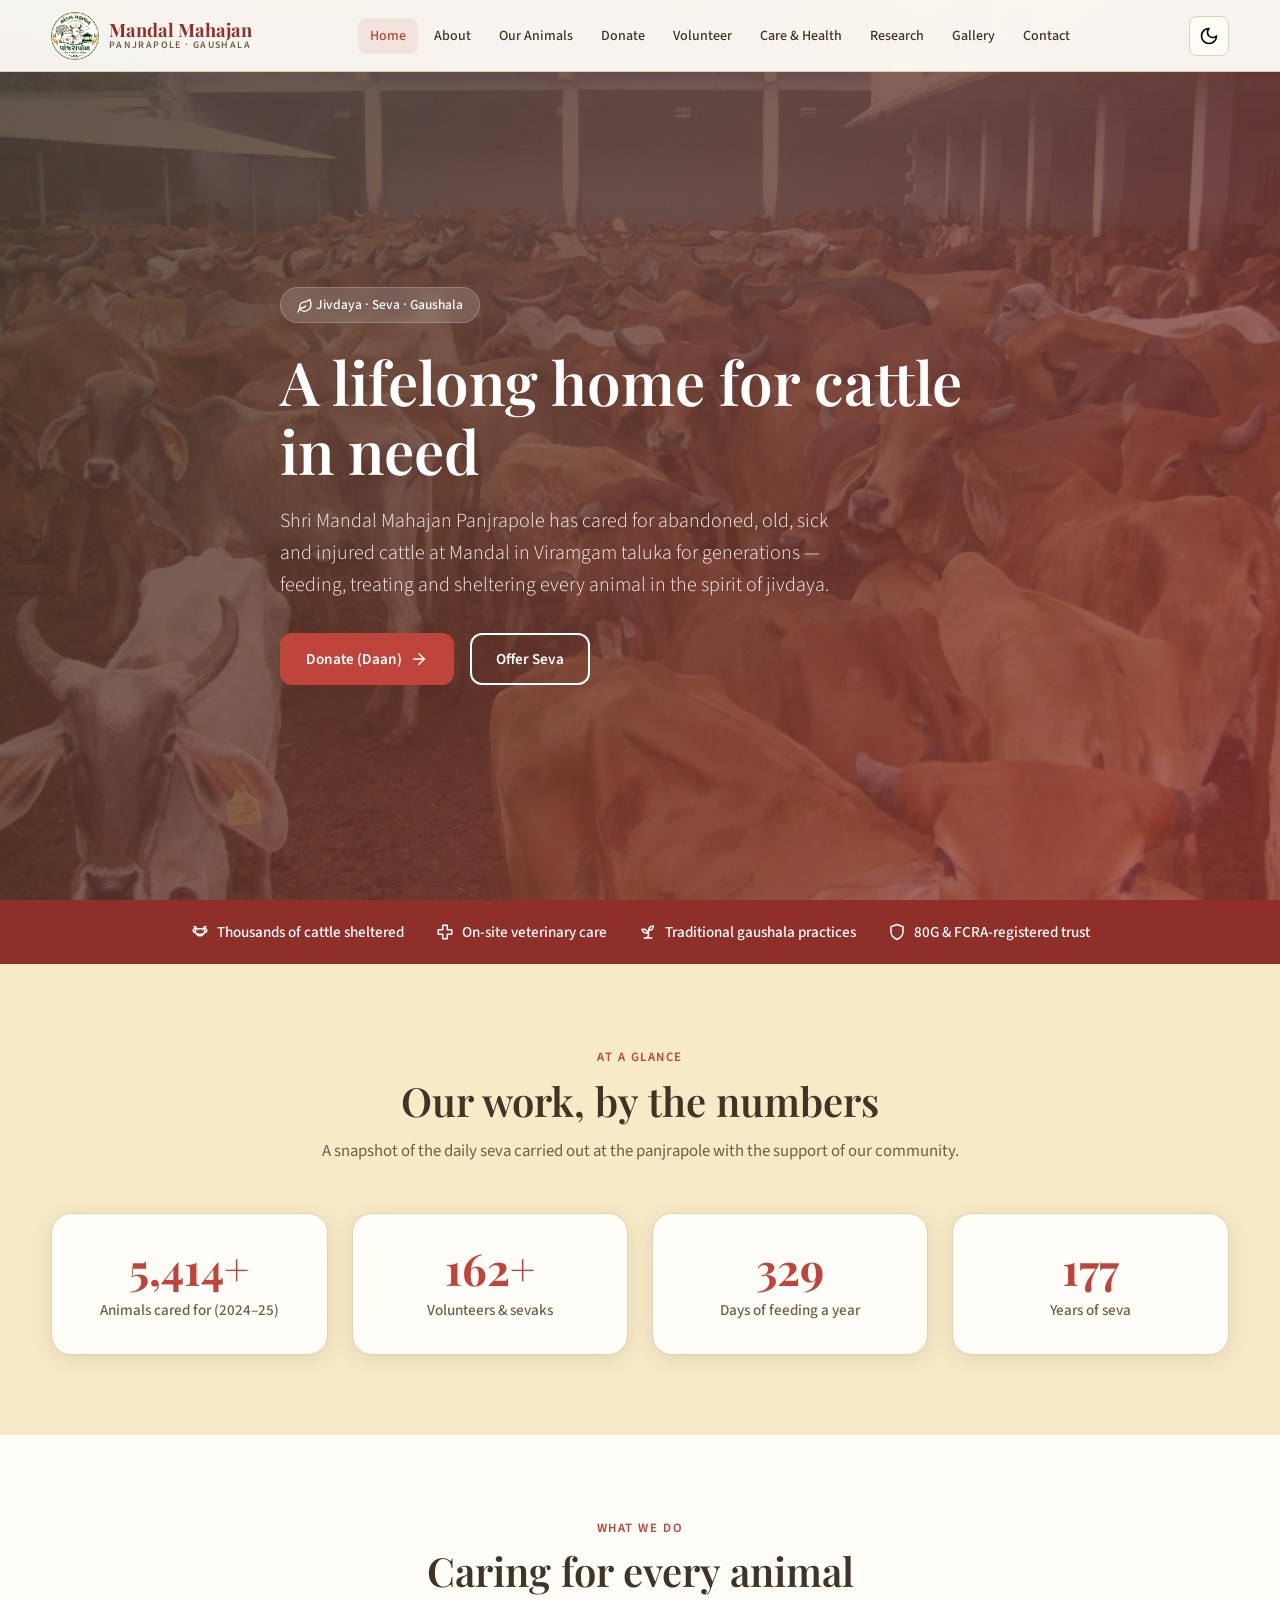
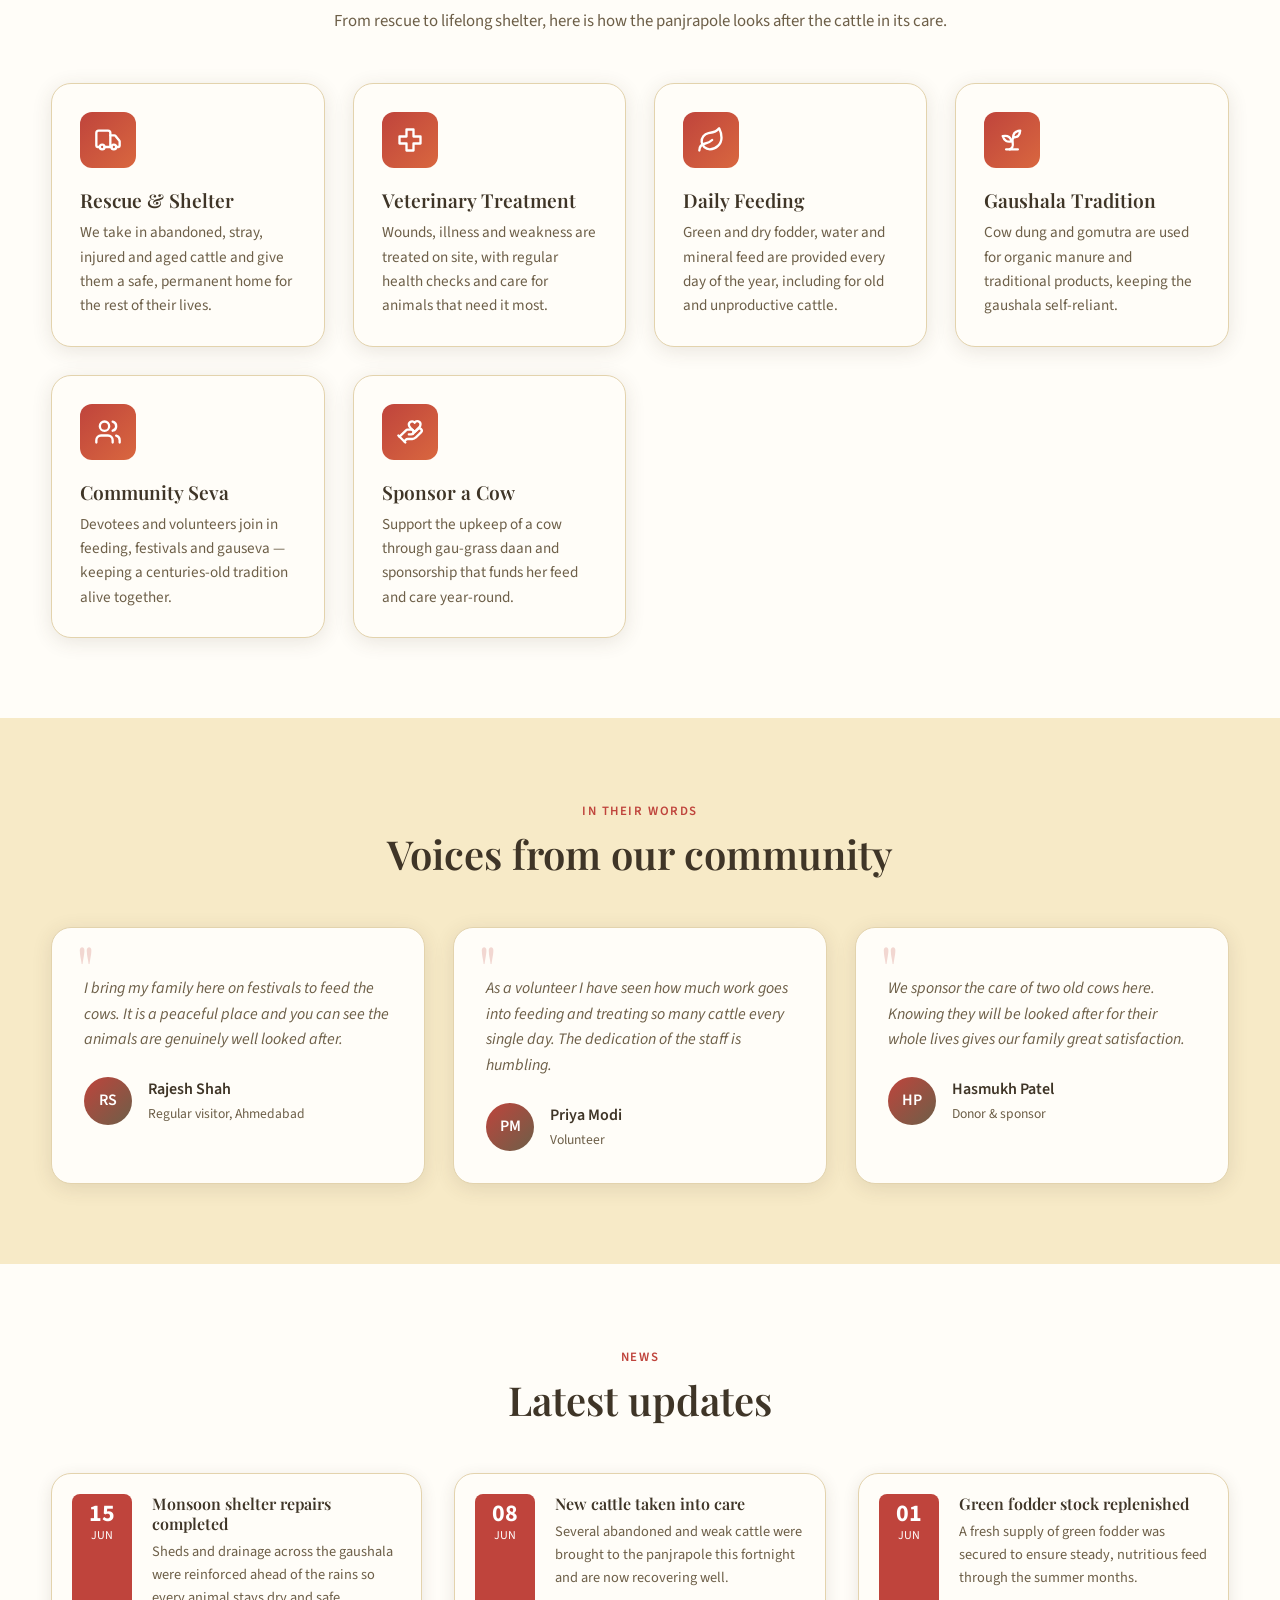
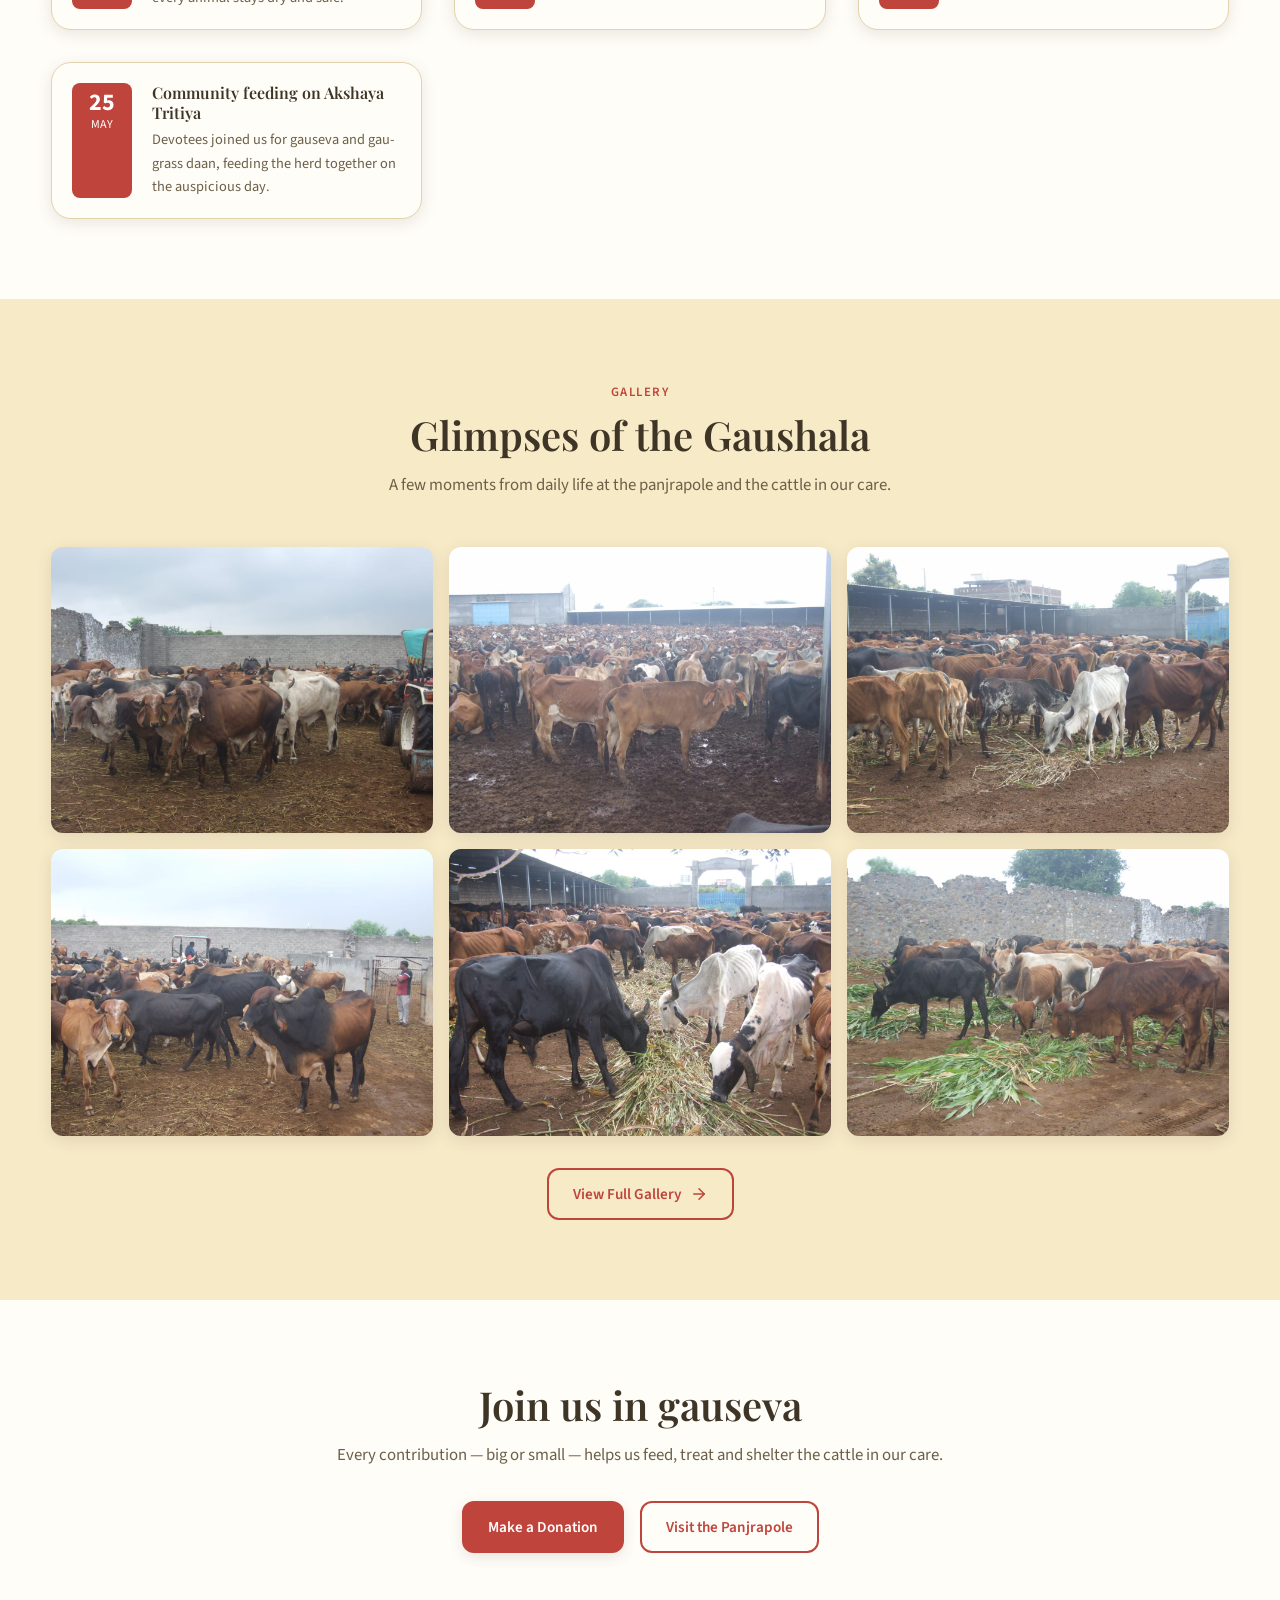
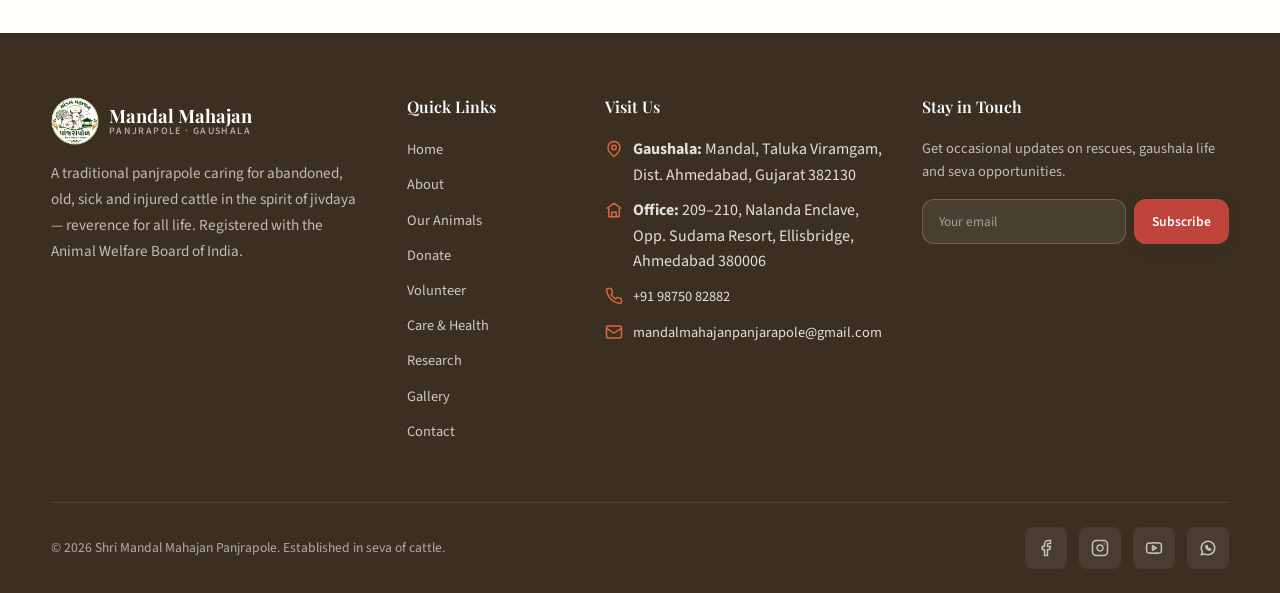
<file: index.html>
<!DOCTYPE html>
<html lang="en">
<head>
  <meta charset="UTF-8">
  <meta name="viewport" content="width=device-width, initial-scale=1.0">
  <meta name="description" content="Shri Mandal Mahajan Panjrapole, Mandal (Viramgam, Ahmedabad) — a traditional gaushala caring for abandoned, old, sick and injured cattle.">
  <title>Shri Mandal Mahajan Panjrapole | Gaushala in Mandal, Gujarat</title>
  <link rel="stylesheet" href="css/style.css">
</head>
<body>
  <main>
    <section class="hero" aria-label="Hero banner">
      <div class="container hero-content fade-in">
        <span class="hero-badge"><svg class="icon"><use href="#mm-leaf"></use></svg> Jivdaya · Seva · Gaushala</span>
        <h1 class="hero-title">A lifelong home for cattle in need</h1>
        <p class="hero-subtitle">Shri Mandal Mahajan Panjrapole has cared for abandoned, old, sick and injured cattle at Mandal in Viramgam taluka for generations — feeding, treating and sheltering every animal in the spirit of jivdaya.</p>
        <div class="hero-buttons">
          <a href="donation.html" class="btn btn-primary">Donate (Daan)<svg class="icon"><use href="#mm-arrowRight"></use></svg></a>
          <a href="volunteers.html" class="btn btn-outline">Offer Seva</a>
        </div>
      </div>
    </section>

    <section class="highlights-strip" aria-label="Organization highlights">
      <div class="container">
        <ul class="highlights-list">
          <li><svg class="icon"><use href="#mm-cow"></use></svg> Thousands of cattle sheltered</li>
          <li><svg class="icon"><use href="#mm-cross"></use></svg> On-site veterinary care</li>
          <li><svg class="icon"><use href="#mm-sprout"></use></svg> Traditional gaushala practices</li>
          <li><svg class="icon"><use href="#mm-shield"></use></svg> 80G &amp; FCRA-registered trust</li>
        </ul>
      </div>
    </section>

    <section class="section" aria-labelledby="stats-heading">
      <div class="container">
        <div class="section-header fade-in">
          <span class="section-label">At a glance</span>
          <h2 id="stats-heading" class="section-title">Our work, by the numbers</h2>
          <p class="section-desc">A snapshot of the daily seva carried out at the panjrapole with the support of our community.</p>
        </div>
        <div class="stats-grid">
          <div class="stat-card fade-in">
            <div class="stat-number" data-count="6000" data-suffix="+">0</div>
            <div class="stat-label">Animals cared for (2024–25)</div>
          </div>
          <div class="stat-card fade-in">
            <div class="stat-number" data-count="180" data-suffix="+">0</div>
            <div class="stat-label">Volunteers & sevaks</div>
          </div>
          <div class="stat-card fade-in">
            <div class="stat-number" data-count="365">0</div>
            <div class="stat-label">Days of feeding a year</div>
          </div>
          <div class="stat-card fade-in">
            <div class="stat-number" data-count="197" data-suffix="">0</div>
            <div class="stat-label">Years of seva</div>
          </div>
        </div>
      </div>
    </section>

    <section class="section" style="background: var(--bg-card);" aria-labelledby="services-heading">
      <div class="container">
        <div class="section-header fade-in">
          <span class="section-label">What we do</span>
          <h2 id="services-heading" class="section-title">Caring for every animal</h2>
          <p class="section-desc">From rescue to lifelong shelter, here is how the panjrapole looks after the cattle in its care.</p>
        </div>
        <div class="grid-3">
          <article class="card fade-in">
            <div class="card-icon" aria-hidden="true"><svg class="icon"><use href="#mm-truck"></use></svg></div>
            <h3>Rescue & Shelter</h3>
            <p>We take in abandoned, stray, injured and aged cattle and give them a safe, permanent home for the rest of their lives.</p>
          </article>
          <article class="card fade-in">
            <div class="card-icon" aria-hidden="true"><svg class="icon"><use href="#mm-cross"></use></svg></div>
            <h3>Veterinary Treatment</h3>
            <p>Wounds, illness and weakness are treated on site, with regular health checks and care for animals that need it most.</p>
          </article>
          <article class="card fade-in">
            <div class="card-icon" aria-hidden="true"><svg class="icon"><use href="#mm-leaf"></use></svg></div>
            <h3>Daily Feeding</h3>
            <p>Green and dry fodder, water and mineral feed are provided every day of the year, including for old and unproductive cattle.</p>
          </article>
          <article class="card fade-in">
            <div class="card-icon" aria-hidden="true"><svg class="icon"><use href="#mm-sprout"></use></svg></div>
            <h3>Gaushala Tradition</h3>
            <p>Cow dung and gomutra are used for organic manure and traditional products, keeping the gaushala self-reliant.</p>
          </article>
          <article class="card fade-in">
            <div class="card-icon" aria-hidden="true"><svg class="icon"><use href="#mm-users"></use></svg></div>
            <h3>Community Seva</h3>
            <p>Devotees and volunteers join in feeding, festivals and gauseva — keeping a centuries-old tradition alive together.</p>
          </article>
          <article class="card fade-in">
            <div class="card-icon" aria-hidden="true"><svg class="icon"><use href="#mm-handHeart"></use></svg></div>
            <h3>Sponsor a Cow</h3>
            <p>Support the upkeep of a cow through gau-grass daan and sponsorship that funds her feed and care year-round.</p>
          </article>
        </div>
      </div>
    </section>

    <section class="section" aria-labelledby="testimonials-heading">
      <div class="container">
        <div class="section-header fade-in">
          <span class="section-label">In their words</span>
          <h2 id="testimonials-heading" class="section-title">Voices from our community</h2>
        </div>
        <div class="grid-3">
          <blockquote class="testimonial-card fade-in">
            <p class="testimonial-text">I bring my family here on festivals to feed the cows. It is a peaceful place and you can see the animals are genuinely well looked after.</p>
            <footer class="testimonial-author">
              <div class="testimonial-avatar" aria-hidden="true">RS</div>
              <div>
                <div class="testimonial-name">Rajesh Shah</div>
                <div class="testimonial-role">Regular visitor, Ahmedabad</div>
              </div>
            </footer>
          </blockquote>
          <blockquote class="testimonial-card fade-in">
            <p class="testimonial-text">As a volunteer I have seen how much work goes into feeding and treating so many cattle every single day. The dedication of the staff is humbling.</p>
            <footer class="testimonial-author">
              <div class="testimonial-avatar" aria-hidden="true">PM</div>
              <div>
                <div class="testimonial-name">Priya Modi</div>
                <div class="testimonial-role">Volunteer</div>
              </div>
            </footer>
          </blockquote>
          <blockquote class="testimonial-card fade-in">
            <p class="testimonial-text">We sponsor the care of two old cows here. Knowing they will be looked after for their whole lives gives our family great satisfaction.</p>
            <footer class="testimonial-author">
              <div class="testimonial-avatar" aria-hidden="true">HP</div>
              <div>
                <div class="testimonial-name">Hasmukh Patel</div>
                <div class="testimonial-role">Donor & sponsor</div>
              </div>
            </footer>
          </blockquote>
        </div>
      </div>
    </section>

    <section class="section" style="background: var(--bg-card);" aria-labelledby="updates-heading">
      <div class="container">
        <div class="section-header fade-in">
          <span class="section-label">News</span>
          <h2 id="updates-heading" class="section-title">Latest updates</h2>
        </div>
        <div class="grid-2">
          <article class="update-card fade-in">
            <div class="update-date"><div class="day">15</div><div class="month">Jun</div></div>
            <div class="update-content">
              <h4>Monsoon shelter repairs completed</h4>
              <p>Sheds and drainage across the gaushala were reinforced ahead of the rains so every animal stays dry and safe.</p>
            </div>
          </article>
          <article class="update-card fade-in">
            <div class="update-date"><div class="day">08</div><div class="month">Jun</div></div>
            <div class="update-content">
              <h4>New cattle taken into care</h4>
              <p>Several abandoned and weak cattle were brought to the panjrapole this fortnight and are now recovering well.</p>
            </div>
          </article>
          <article class="update-card fade-in">
            <div class="update-date"><div class="day">01</div><div class="month">Jun</div></div>
            <div class="update-content">
              <h4>Green fodder stock replenished</h4>
              <p>A fresh supply of green fodder was secured to ensure steady, nutritious feed through the summer months.</p>
            </div>
          </article>
          <article class="update-card fade-in">
            <div class="update-date"><div class="day">25</div><div class="month">May</div></div>
            <div class="update-content">
              <h4>Community feeding on Akshaya Tritiya</h4>
              <p>Devotees joined us for gauseva and gau-grass daan, feeding the herd together on the auspicious day.</p>
            </div>
          </article>
        </div>
      </div>
    </section>

    <section class="section" aria-labelledby="gallery-preview-heading">
      <div class="container">
        <div class="section-header fade-in">
          <span class="section-label">Gallery</span>
          <h2 id="gallery-preview-heading" class="section-title">Glimpses of the Gaushala</h2>
          <p class="section-desc">A few moments from daily life at the panjrapole and the cattle in our care.</p>
        </div>
        <div class="home-gallery fade-in">
          <a href="gallery.html" class="home-gallery-item"><img src="images/gallery/gau07.jpeg" alt="Cattle at the panjrapole" loading="lazy"></a>
          <a href="gallery.html" class="home-gallery-item"><img src="images/gallery/gau08.jpeg" alt="Cattle sheltered at the panjrapole" loading="lazy"></a>
          <a href="gallery.html" class="home-gallery-item"><img src="images/gallery/gau10.jpeg" alt="Cattle resting at the gaushala" loading="lazy"></a>
          <a href="gallery.html" class="home-gallery-item"><img src="images/gallery/gau14.jpeg" alt="Cattle at the gaushala" loading="lazy"></a>
          <a href="gallery.html" class="home-gallery-item"><img src="images/gallery/gau17.jpeg" alt="Cattle together at the panjrapole" loading="lazy"></a>
          <a href="gallery.html" class="home-gallery-item"><img src="images/gallery/gau25.jpeg" alt="Cattle at the gaushala" loading="lazy"></a>
        </div>
        <div style="text-align:center;margin-top:2rem;">
          <a href="gallery.html" class="btn btn-outline">View Full Gallery<svg class="icon"><use href="#mm-arrowRight"></use></svg></a>
        </div>
      </div>
    </section>

    <section class="section" style="background: var(--bg-card);" aria-label="Call to action">
      <div class="container" style="text-align:center;">
        <div class="fade-in">
          <h2 class="section-title">Join us in gauseva</h2>
          <p class="section-desc" style="margin:0 auto 2rem;">Every contribution — big or small — helps us feed, treat and shelter the cattle in our care.</p>
          <div style="display:flex;flex-wrap:wrap;gap:1rem;justify-content:center;">
            <a href="donation.html" class="btn btn-primary">Make a Donation</a>
            <a href="contact.html" class="btn btn-outline">Visit the Panjrapole</a>
          </div>
        </div>
      </div>
    </section>
  </main>

  <script src="js/components.js"></script>
  <script src="js/main.js"></script>
</body>
</html>
</file>
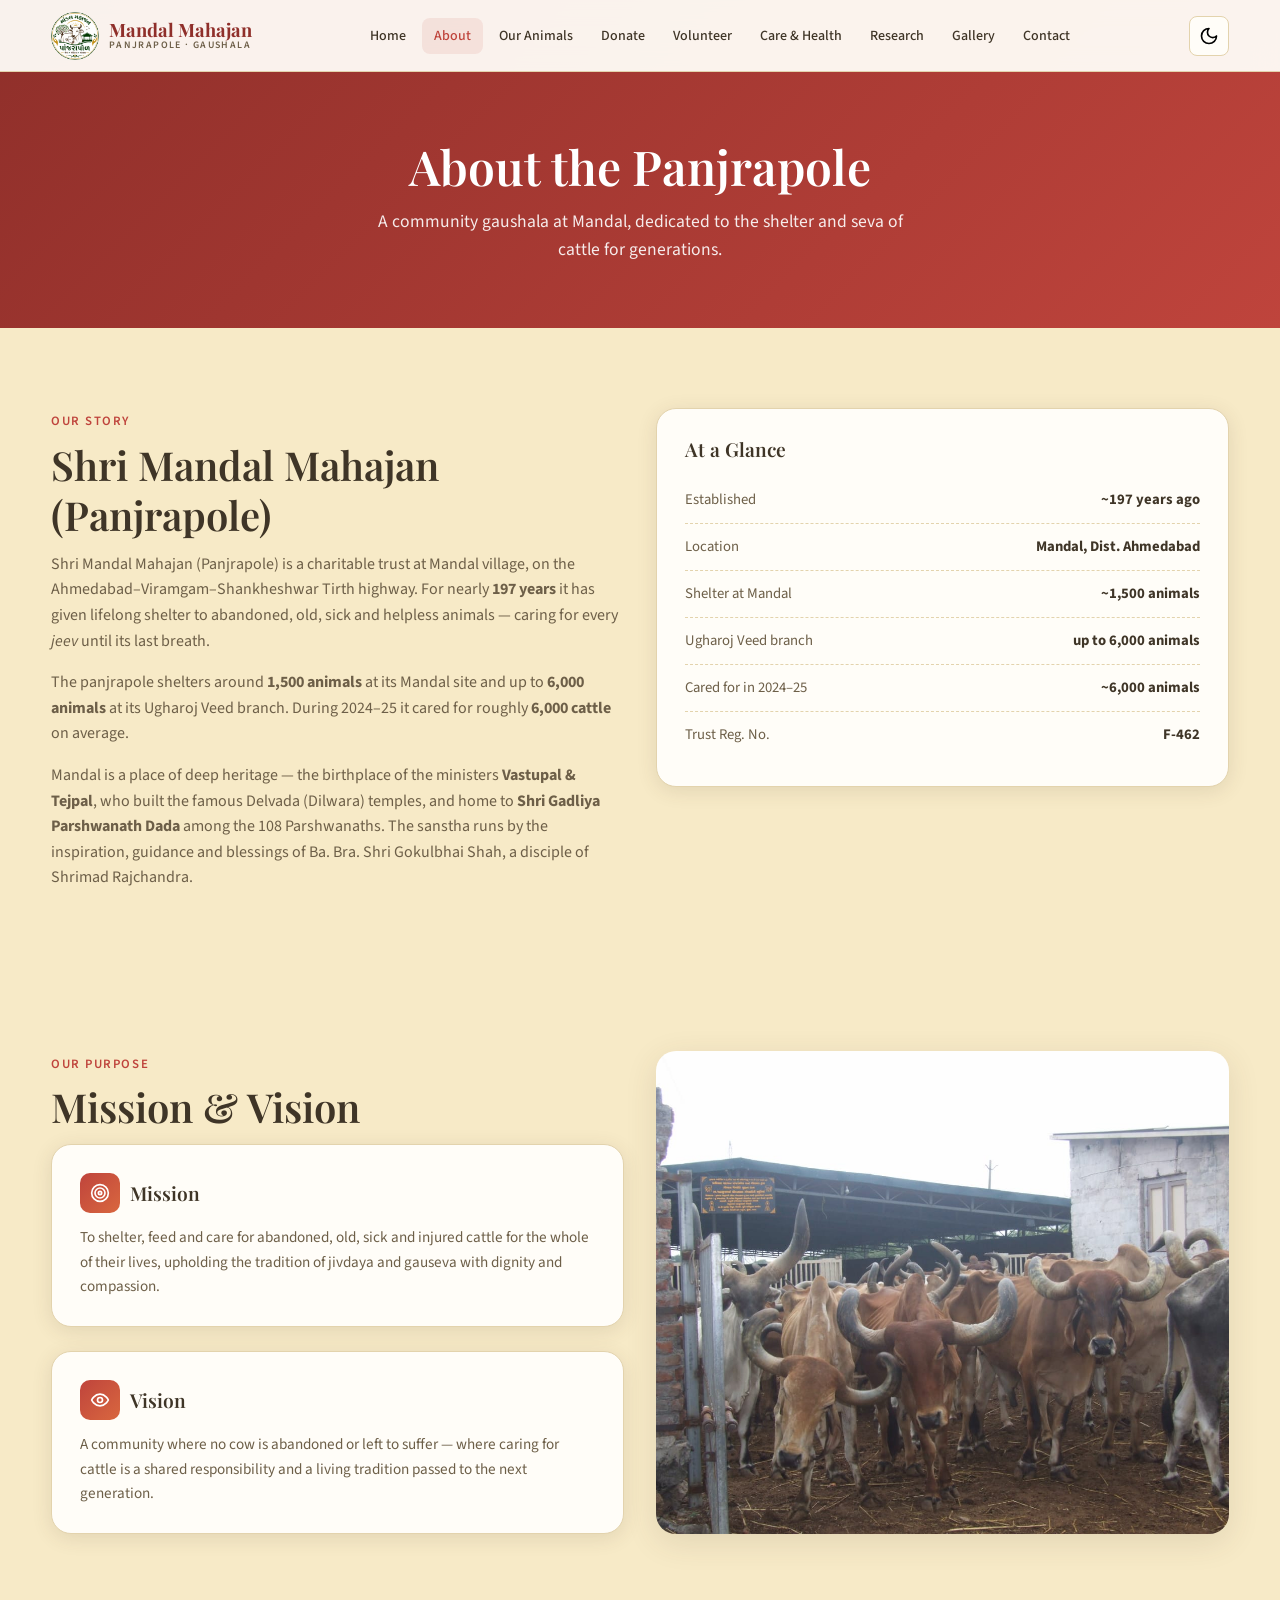
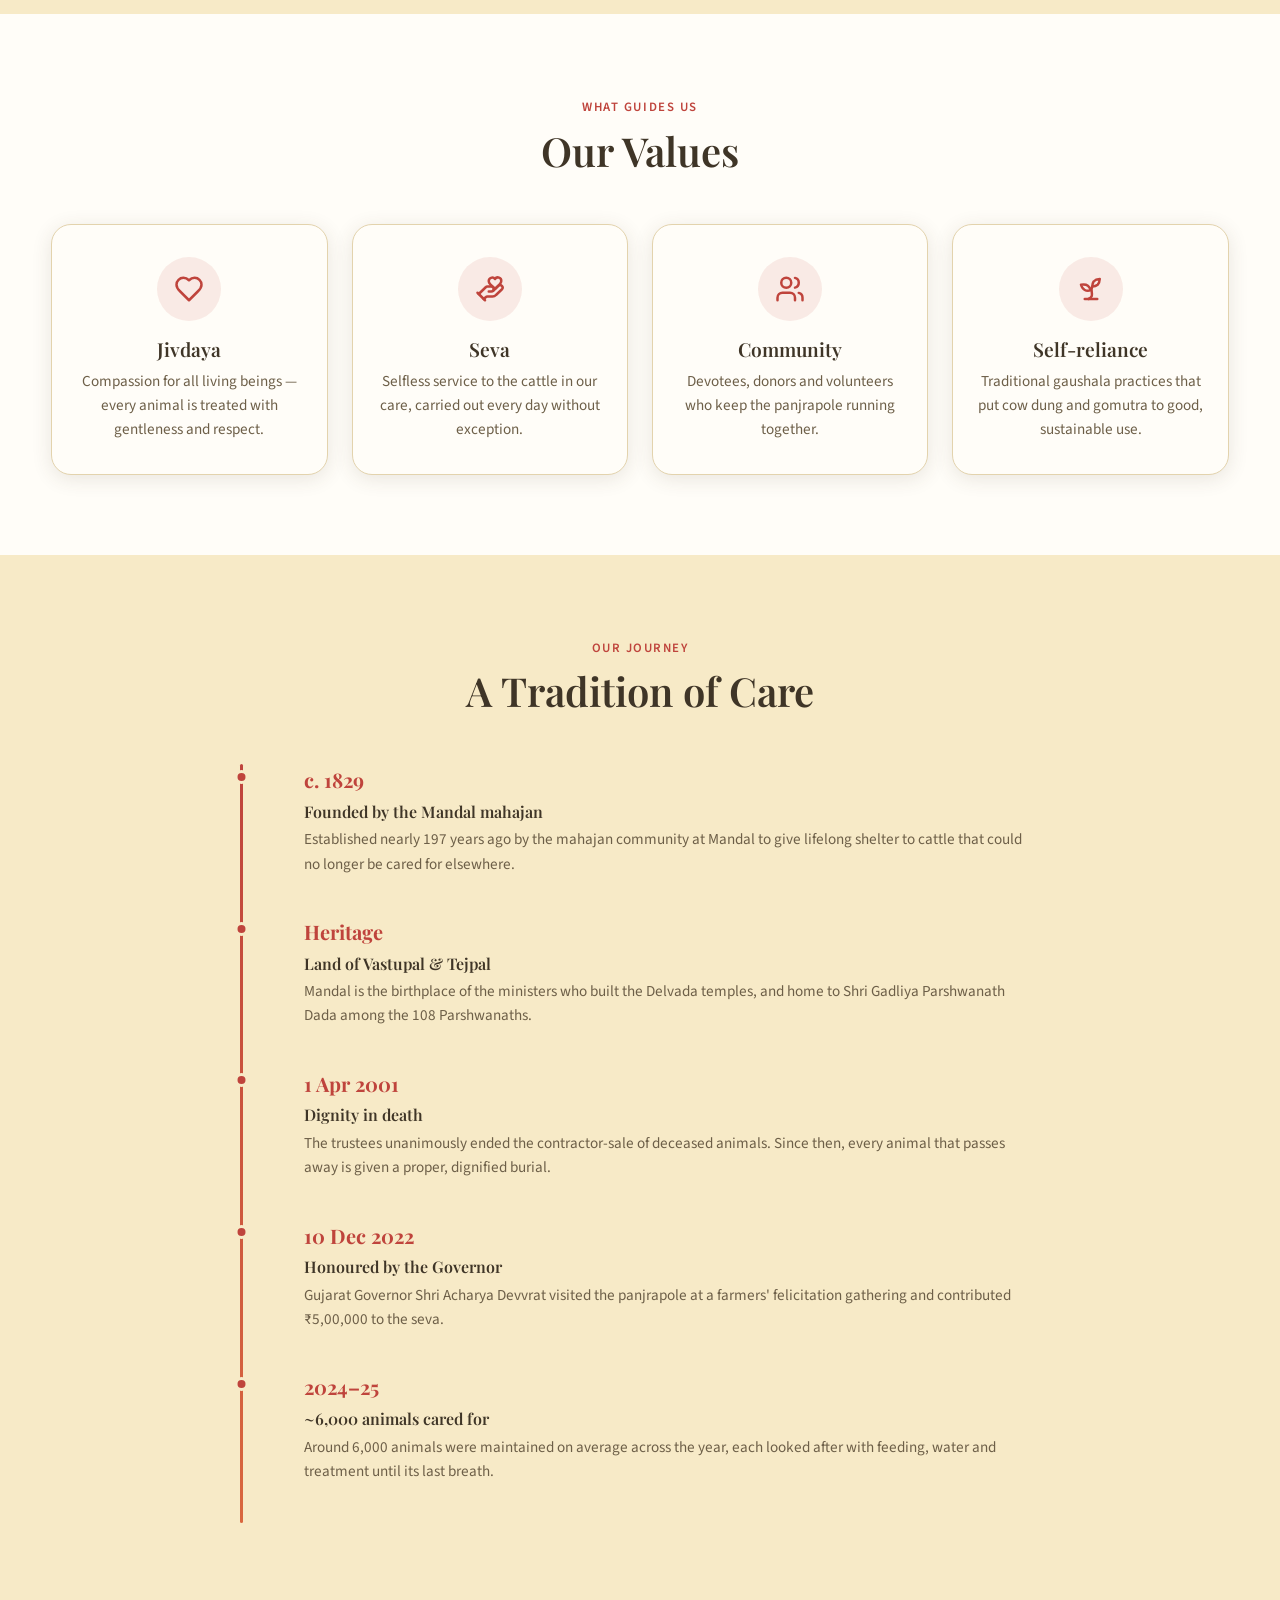
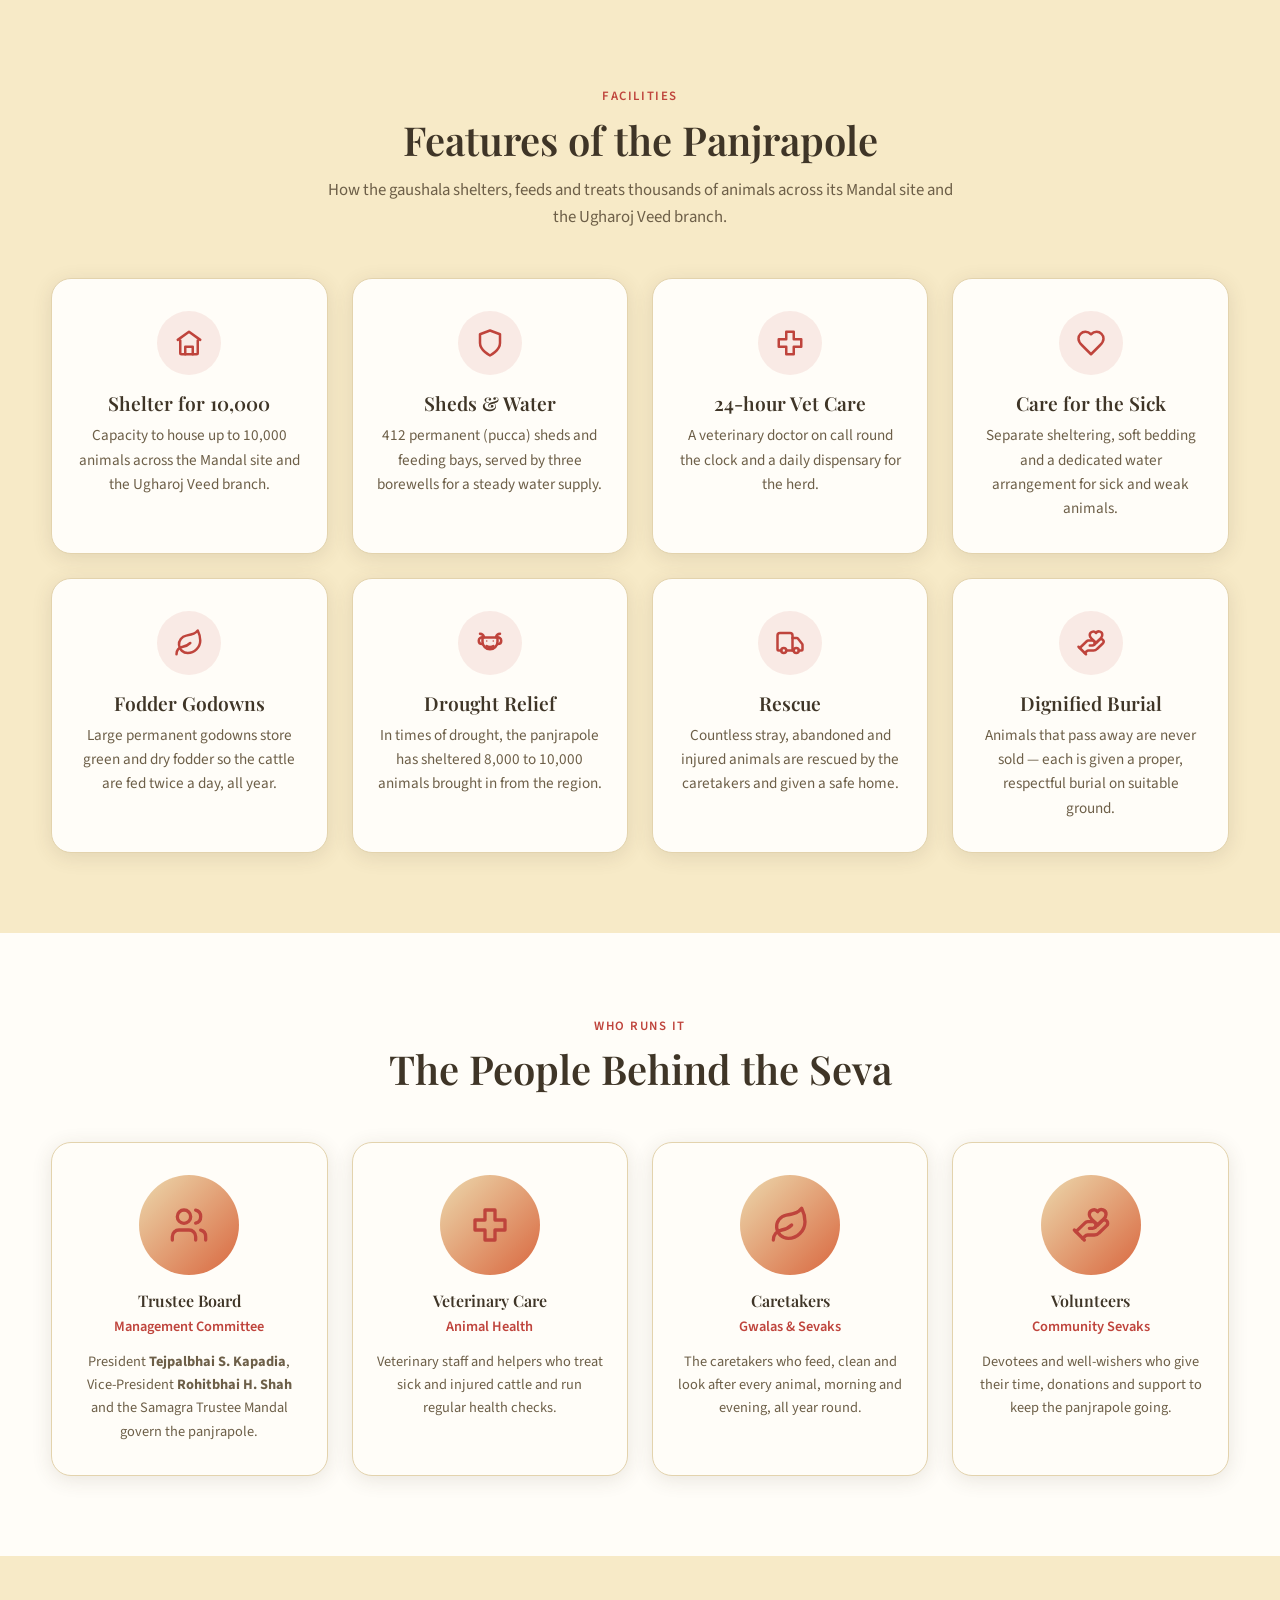
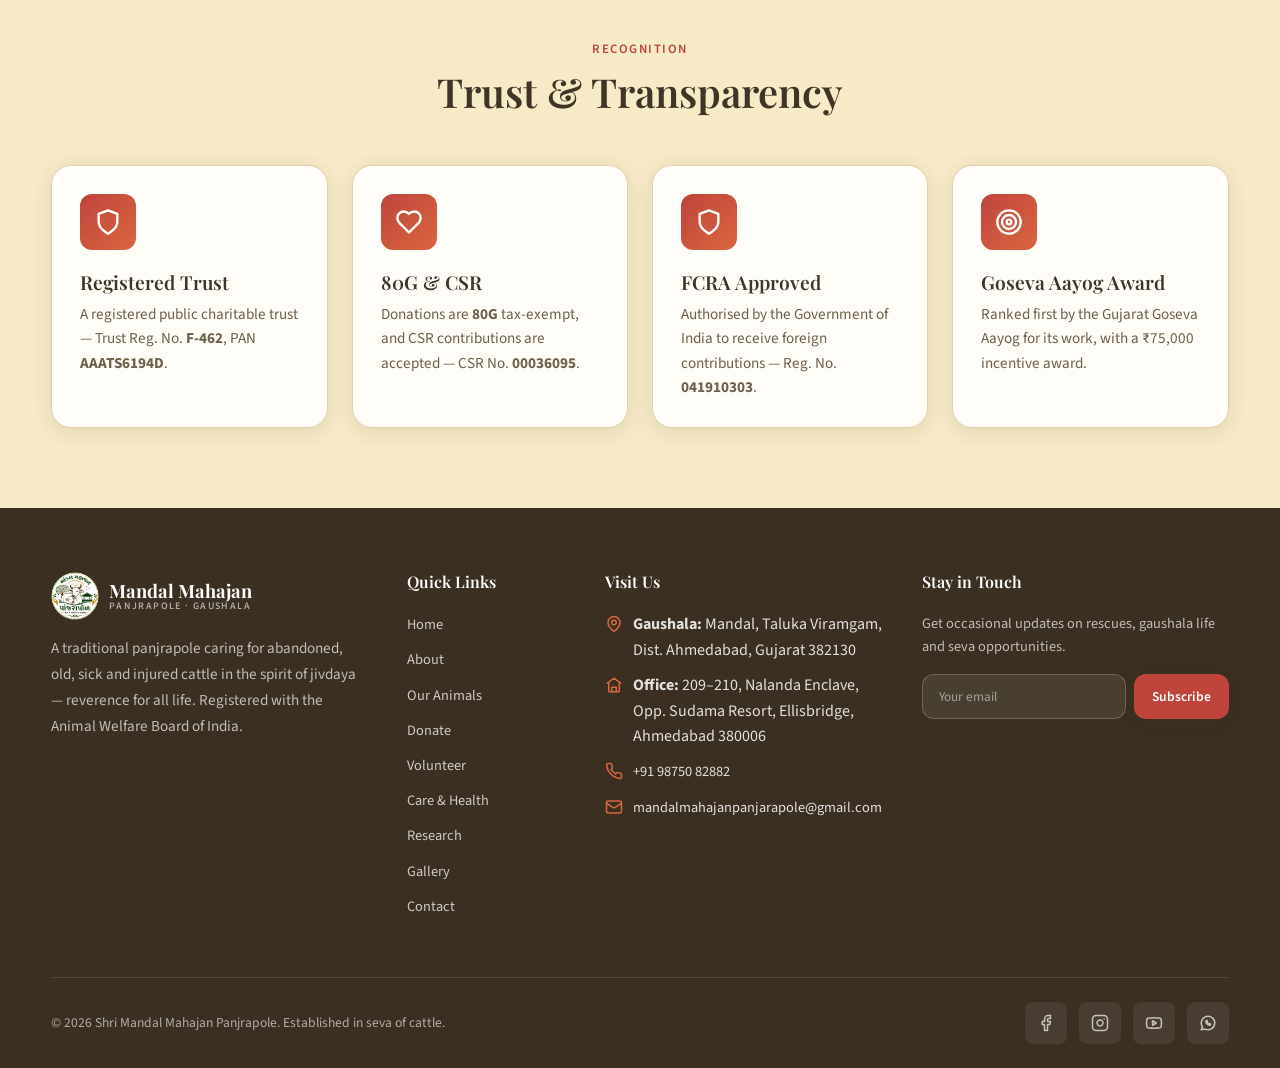
<file: about.html>
<!DOCTYPE html>
<html lang="en">
<head>
  <meta charset="UTF-8">
  <meta name="viewport" content="width=device-width, initial-scale=1.0">
  <meta name="description" content="About Shri Mandal Mahajan Panjrapole — our purpose, values, history and the people who care for our cattle.">
  <title>About | Shri Mandal Mahajan Panjrapole</title>
  <link rel="stylesheet" href="css/style.css">
</head>
<body>
  <main>
    <header class="page-hero">
      <div class="container fade-in">
        <h1>About the Panjrapole</h1>
        <p>A community gaushala at Mandal, dedicated to the shelter and seva of cattle for generations.</p>
      </div>
    </header>

    <section class="section" aria-labelledby="sanstha-heading">
      <div class="container">
        <div class="grid-2" style="align-items:start;">
          <div class="fade-in">
            <span class="section-label">Our Story</span>
            <h2 id="sanstha-heading" class="section-title" style="text-align:left;">Shri Mandal Mahajan (Panjrapole)</h2>
            <p style="color:var(--color-text-muted);margin-bottom:1rem;">Shri Mandal Mahajan (Panjrapole) is a charitable trust at Mandal village, on the Ahmedabad&ndash;Viramgam&ndash;Shankheshwar Tirth highway. For nearly <strong>197 years</strong> it has given lifelong shelter to abandoned, old, sick and helpless animals &mdash; caring for every <em>jeev</em> until its last breath.</p>
            <p style="color:var(--color-text-muted);margin-bottom:1rem;">The panjrapole shelters around <strong>1,500 animals</strong> at its Mandal site and up to <strong>6,000 animals</strong> at its Ugharoj Veed branch. During 2024&ndash;25 it cared for roughly <strong>6,000 cattle</strong> on average.</p>
            <p style="color:var(--color-text-muted);">Mandal is a place of deep heritage &mdash; the birthplace of the ministers <strong>Vastupal &amp; Tejpal</strong>, who built the famous Delvada (Dilwara) temples, and home to <strong>Shri Gadliya Parshwanath Dada</strong> among the 108 Parshwanaths. The sanstha runs by the inspiration, guidance and blessings of Ba. Bra. Shri Gokulbhai Shah, a disciple of Shrimad Rajchandra.</p>
          </div>
          <div class="card fade-in">
            <h3 style="margin-bottom:1rem;">At a Glance</h3>
            <ul class="bank-details">
              <li><span>Established</span><strong>~197 years ago</strong></li>
              <li><span>Location</span><strong>Mandal, Dist. Ahmedabad</strong></li>
              <li><span>Shelter at Mandal</span><strong>~1,500 animals</strong></li>
              <li><span>Ugharoj Veed branch</span><strong>up to 6,000 animals</strong></li>
              <li><span>Cared for in 2024&ndash;25</span><strong>~6,000 animals</strong></li>
              <li><span>Trust Reg. No.</span><strong>F-462</strong></li>
            </ul>
          </div>
        </div>
      </div>
    </section>

    <section class="section" aria-labelledby="mission-heading">
      <div class="container">
        <div class="grid-2">
          <div class="fade-in">
            <span class="section-label">Our Purpose</span>
            <h2 id="mission-heading" class="section-title">Mission & Vision</h2>
            <div class="card" style="margin-bottom:1.5rem;">
              <h3 style="display:flex;align-items:center;gap:0.6rem;"><span class="card-icon" style="width:40px;height:40px;margin:0;border-radius:10px;"><svg class="icon" style="width:20px;height:20px;"><use href="#mm-target"></use></svg></span> Mission</h3>
              <p style="color:var(--color-text-muted);margin-top:0.75rem;">To shelter, feed and care for abandoned, old, sick and injured cattle for the whole of their lives, upholding the tradition of jivdaya and gauseva with dignity and compassion.</p>
            </div>
            <div class="card">
              <h3 style="display:flex;align-items:center;gap:0.6rem;"><span class="card-icon" style="width:40px;height:40px;margin:0;border-radius:10px;"><svg class="icon" style="width:20px;height:20px;"><use href="#mm-eye"></use></svg></span> Vision</h3>
              <p style="color:var(--color-text-muted);margin-top:0.75rem;">A community where no cow is abandoned or left to suffer — where caring for cattle is a shared responsibility and a living tradition passed to the next generation.</p>
            </div>
          </div>
          <div class="fade-in">
            <img src="images/gallery/gau05.jpeg" alt="Main entrance gate of Shri Mandal Mahajan Panjrapole" loading="lazy" width="800" height="500" style="border-radius:var(--radius-lg);box-shadow:0 8px 32px var(--color-shadow);width:100%;height:100%;object-fit:cover;min-height:320px;">
          </div>
        </div>
      </div>
    </section>

    <section class="section" style="background:var(--bg-card);" aria-labelledby="values-heading">
      <div class="container">
        <div class="section-header fade-in">
          <span class="section-label">What Guides Us</span>
          <h2 id="values-heading" class="section-title">Our Values</h2>
        </div>
        <div class="grid-4">
          <div class="card value-card fade-in">
            <div class="value-icon" aria-hidden="true"><svg class="icon"><use href="#mm-heart"></use></svg></div>
            <h3>Jivdaya</h3>
            <p>Compassion for all living beings — every animal is treated with gentleness and respect.</p>
          </div>
          <div class="card value-card fade-in">
            <div class="value-icon" aria-hidden="true"><svg class="icon"><use href="#mm-handHeart"></use></svg></div>
            <h3>Seva</h3>
            <p>Selfless service to the cattle in our care, carried out every day without exception.</p>
          </div>
          <div class="card value-card fade-in">
            <div class="value-icon" aria-hidden="true"><svg class="icon"><use href="#mm-users"></use></svg></div>
            <h3>Community</h3>
            <p>Devotees, donors and volunteers who keep the panjrapole running together.</p>
          </div>
          <div class="card value-card fade-in">
            <div class="value-icon" aria-hidden="true"><svg class="icon"><use href="#mm-sprout"></use></svg></div>
            <h3>Self-reliance</h3>
            <p>Traditional gaushala practices that put cow dung and gomutra to good, sustainable use.</p>
          </div>
        </div>
      </div>
    </section>

    <section class="section" aria-labelledby="history-heading">
      <div class="container">
        <div class="section-header fade-in">
          <span class="section-label">Our Journey</span>
          <h2 id="history-heading" class="section-title">A Tradition of Care</h2>
        </div>
        <div class="timeline fade-in">
          <div class="timeline-item">
            <div class="timeline-year">c. 1829</div>
            <h4>Founded by the Mandal mahajan</h4>
            <p>Established nearly 197 years ago by the mahajan community at Mandal to give lifelong shelter to cattle that could no longer be cared for elsewhere.</p>
          </div>
          <div class="timeline-item">
            <div class="timeline-year">Heritage</div>
            <h4>Land of Vastupal &amp; Tejpal</h4>
            <p>Mandal is the birthplace of the ministers who built the Delvada temples, and home to Shri Gadliya Parshwanath Dada among the 108 Parshwanaths.</p>
          </div>
          <div class="timeline-item">
            <div class="timeline-year">1 Apr 2001</div>
            <h4>Dignity in death</h4>
            <p>The trustees unanimously ended the contractor-sale of deceased animals. Since then, every animal that passes away is given a proper, dignified burial.</p>
          </div>
          <div class="timeline-item">
            <div class="timeline-year">10 Dec 2022</div>
            <h4>Honoured by the Governor</h4>
            <p>Gujarat Governor Shri Acharya Devvrat visited the panjrapole at a farmers' felicitation gathering and contributed ₹5,00,000 to the seva.</p>
          </div>
          <div class="timeline-item">
            <div class="timeline-year">2024&ndash;25</div>
            <h4>~6,000 animals cared for</h4>
            <p>Around 6,000 animals were maintained on average across the year, each looked after with feeding, water and treatment until its last breath.</p>
          </div>
        </div>
      </div>
    </section>

    <section class="section" aria-labelledby="facilities-heading">
      <div class="container">
        <div class="section-header fade-in">
          <span class="section-label">Facilities</span>
          <h2 id="facilities-heading" class="section-title">Features of the Panjrapole</h2>
          <p class="section-desc">How the gaushala shelters, feeds and treats thousands of animals across its Mandal site and the Ugharoj Veed branch.</p>
        </div>
        <div class="grid-4">
          <div class="card value-card fade-in">
            <div class="value-icon" aria-hidden="true"><svg class="icon"><use href="#mm-home"></use></svg></div>
            <h3>Shelter for 10,000</h3>
            <p>Capacity to house up to 10,000 animals across the Mandal site and the Ugharoj Veed branch.</p>
          </div>
          <div class="card value-card fade-in">
            <div class="value-icon" aria-hidden="true"><svg class="icon"><use href="#mm-shield"></use></svg></div>
            <h3>Sheds &amp; Water</h3>
            <p>412 permanent (pucca) sheds and feeding bays, served by three borewells for a steady water supply.</p>
          </div>
          <div class="card value-card fade-in">
            <div class="value-icon" aria-hidden="true"><svg class="icon"><use href="#mm-cross"></use></svg></div>
            <h3>24-hour Vet Care</h3>
            <p>A veterinary doctor on call round the clock and a daily dispensary for the herd.</p>
          </div>
          <div class="card value-card fade-in">
            <div class="value-icon" aria-hidden="true"><svg class="icon"><use href="#mm-heart"></use></svg></div>
            <h3>Care for the Sick</h3>
            <p>Separate sheltering, soft bedding and a dedicated water arrangement for sick and weak animals.</p>
          </div>
          <div class="card value-card fade-in">
            <div class="value-icon" aria-hidden="true"><svg class="icon"><use href="#mm-leaf"></use></svg></div>
            <h3>Fodder Godowns</h3>
            <p>Large permanent godowns store green and dry fodder so the cattle are fed twice a day, all year.</p>
          </div>
          <div class="card value-card fade-in">
            <div class="value-icon" aria-hidden="true"><svg class="icon"><use href="#mm-cow"></use></svg></div>
            <h3>Drought Relief</h3>
            <p>In times of drought, the panjrapole has sheltered 8,000 to 10,000 animals brought in from the region.</p>
          </div>
          <div class="card value-card fade-in">
            <div class="value-icon" aria-hidden="true"><svg class="icon"><use href="#mm-truck"></use></svg></div>
            <h3>Rescue</h3>
            <p>Countless stray, abandoned and injured animals are rescued by the caretakers and given a safe home.</p>
          </div>
          <div class="card value-card fade-in">
            <div class="value-icon" aria-hidden="true"><svg class="icon"><use href="#mm-handHeart"></use></svg></div>
            <h3>Dignified Burial</h3>
            <p>Animals that pass away are never sold — each is given a proper, respectful burial on suitable ground.</p>
          </div>
        </div>
      </div>
    </section>

    <section class="section" style="background:var(--bg-card);" aria-labelledby="team-heading">
      <div class="container">
        <div class="section-header fade-in">
          <span class="section-label">Who Runs It</span>
          <h2 id="team-heading" class="section-title">The People Behind the Seva</h2>
        </div>
        <div class="grid-4">
          <article class="team-card fade-in">
            <div class="team-avatar"><svg class="icon" style="width:40px;height:40px;color:var(--color-primary);"><use href="#mm-users"></use></svg></div>
            <h4>Trustee Board</h4>
            <div class="team-role">Management Committee</div>
            <p>President <strong>Tejpalbhai S. Kapadia</strong>, Vice-President <strong>Rohitbhai H. Shah</strong> and the Samagra Trustee Mandal govern the panjrapole.</p>
          </article>
          <article class="team-card fade-in">
            <div class="team-avatar"><svg class="icon" style="width:40px;height:40px;color:var(--color-primary);"><use href="#mm-cross"></use></svg></div>
            <h4>Veterinary Care</h4>
            <div class="team-role">Animal Health</div>
            <p>Veterinary staff and helpers who treat sick and injured cattle and run regular health checks.</p>
          </article>
          <article class="team-card fade-in">
            <div class="team-avatar"><svg class="icon" style="width:40px;height:40px;color:var(--color-primary);"><use href="#mm-leaf"></use></svg></div>
            <h4>Caretakers</h4>
            <div class="team-role">Gwalas & Sevaks</div>
            <p>The caretakers who feed, clean and look after every animal, morning and evening, all year round.</p>
          </article>
          <article class="team-card fade-in">
            <div class="team-avatar"><svg class="icon" style="width:40px;height:40px;color:var(--color-primary);"><use href="#mm-handHeart"></use></svg></div>
            <h4>Volunteers</h4>
            <div class="team-role">Community Sevaks</div>
            <p>Devotees and well-wishers who give their time, donations and support to keep the panjrapole going.</p>
          </article>
        </div>
        <!-- TODO: replace these role cards with real trustee / staff names and photos if you wish -->
      </div>
    </section>

    <section class="section" aria-labelledby="achievements-heading">
      <div class="container">
        <div class="section-header fade-in">
          <span class="section-label">Recognition</span>
          <h2 id="achievements-heading" class="section-title">Trust & Transparency</h2>
        </div>
        <div class="grid-4">
          <div class="card fade-in">
            <div class="card-icon" aria-hidden="true"><svg class="icon"><use href="#mm-shield"></use></svg></div>
            <h3>Registered Trust</h3>
            <p>A registered public charitable trust &mdash; Trust Reg. No. <strong>F-462</strong>, PAN <strong>AAATS6194D</strong>.</p>
          </div>
          <div class="card fade-in">
            <div class="card-icon" aria-hidden="true"><svg class="icon"><use href="#mm-heart"></use></svg></div>
            <h3>80G &amp; CSR</h3>
            <p>Donations are <strong>80G</strong> tax-exempt, and CSR contributions are accepted &mdash; CSR No. <strong>00036095</strong>.</p>
          </div>
          <div class="card fade-in">
            <div class="card-icon" aria-hidden="true"><svg class="icon"><use href="#mm-shield"></use></svg></div>
            <h3>FCRA Approved</h3>
            <p>Authorised by the Government of India to receive foreign contributions &mdash; Reg. No. <strong>041910303</strong>.</p>
          </div>
          <div class="card fade-in">
            <div class="card-icon" aria-hidden="true"><svg class="icon"><use href="#mm-target"></use></svg></div>
            <h3>Goseva Aayog Award</h3>
            <p>Ranked first by the Gujarat Goseva Aayog for its work, with a ₹75,000 incentive award.</p>
          </div>
        </div>
      </div>
    </section>
  </main>

  <script src="js/components.js"></script>
  <script src="js/main.js"></script>
</body>
</html>
</file>
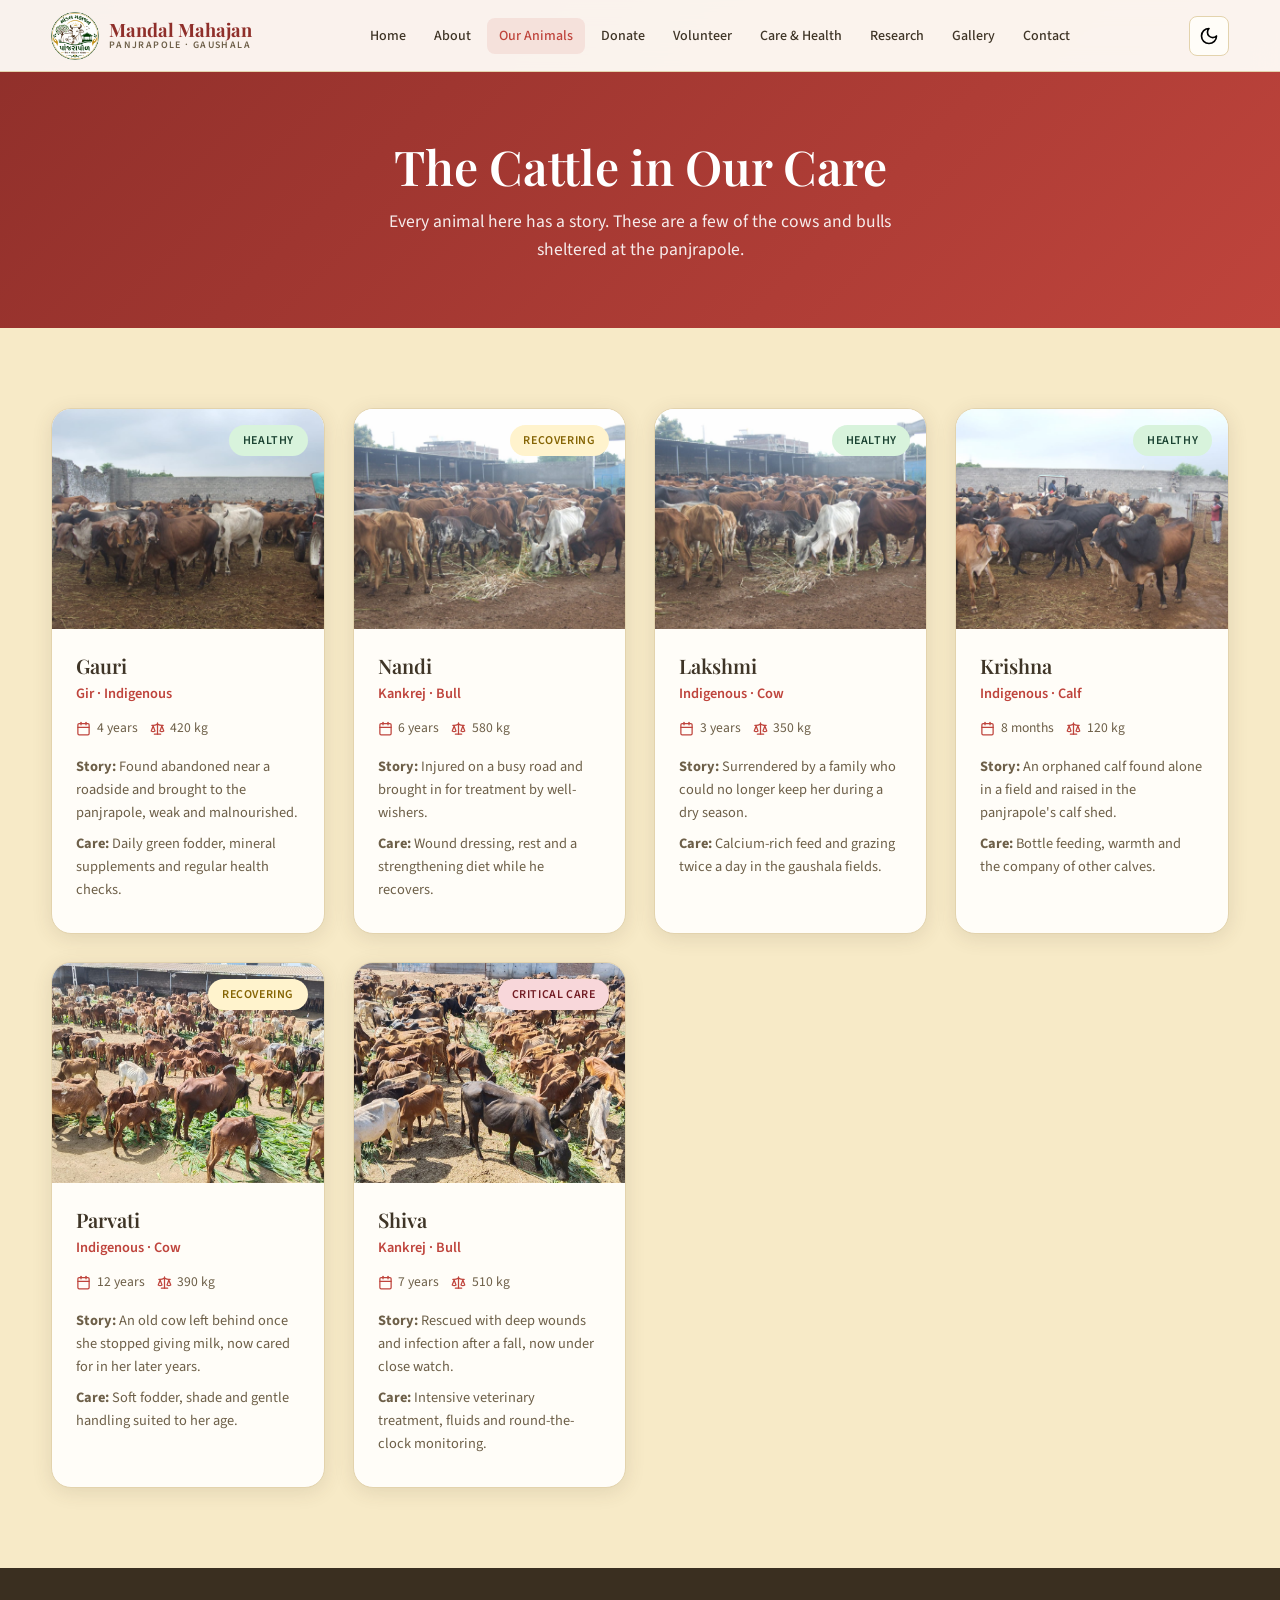
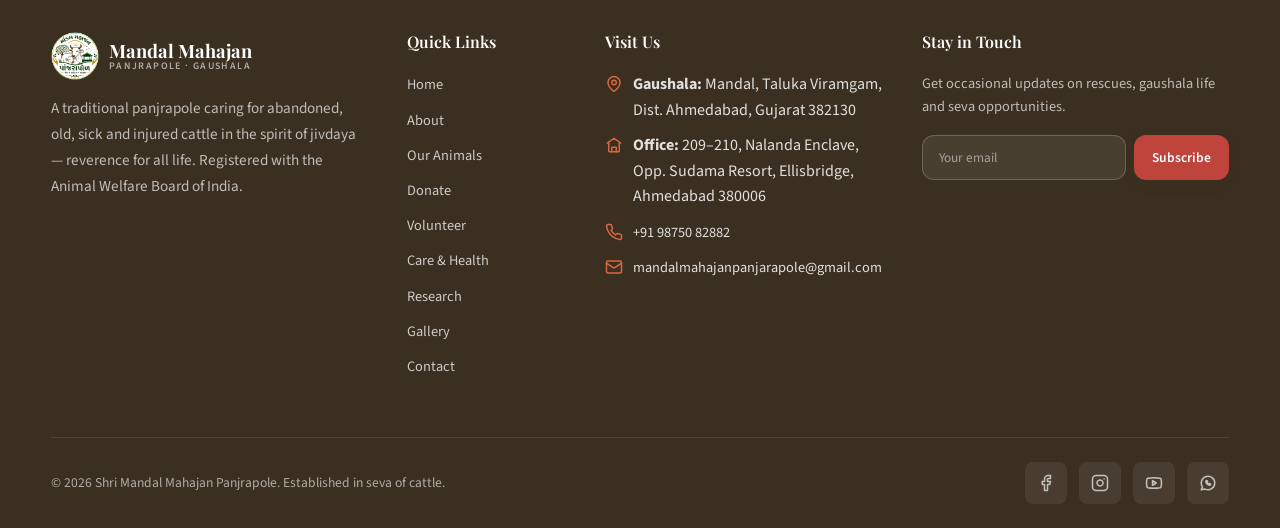
<file: animals.html>
<!DOCTYPE html>
<html lang="en">
<head>
  <meta charset="UTF-8">
  <meta name="viewport" content="width=device-width, initial-scale=1.0">
  <meta name="description" content="Meet the cattle sheltered at Shri Mandal Mahajan Panjrapole — their breeds, stories and the care they receive.">
  <title>Our Animals | Shri Mandal Mahajan Panjrapole</title>
  <link rel="stylesheet" href="css/style.css">
</head>
<body>
  <main>
    <header class="page-hero">
      <div class="container fade-in">
        <h1>The Cattle in Our Care</h1>
        <p>Every animal here has a story. These are a few of the cows and bulls sheltered at the panjrapole.</p>
      </div>
    </header>

    <section class="section" aria-label="Cattle profiles">
      <div class="container">
        <!-- Photos are from the real panjrapole. Individual names, ages and stories below are illustrative — replace with real animals when available. -->
        <div class="grid-3">
          <article class="animal-card fade-in">
            <div class="animal-card-image">
              <img src="images/gallery/gau07.jpeg" alt="Gauri, a Gir cow" loading="lazy" width="600" height="400">
              <span class="animal-status status-healthy">Healthy</span>
            </div>
            <div class="animal-card-body">
              <h3>Gauri</h3>
              <div class="animal-breed">Gir · Indigenous</div>
              <div class="animal-meta">
                <span><svg class="icon"><use href="#mm-calendar"></use></svg> 4 years</span>
                <span><svg class="icon"><use href="#mm-scale"></use></svg> 420 kg</span>
              </div>
              <p><strong>Story:</strong> Found abandoned near a roadside and brought to the panjrapole, weak and malnourished.</p>
              <p><strong>Care:</strong> Daily green fodder, mineral supplements and regular health checks.</p>
            </div>
          </article>

          <article class="animal-card fade-in">
            <div class="animal-card-image">
              <img src="images/gallery/gau09.jpeg" alt="Nandi, a Kankrej bull" loading="lazy" width="600" height="400">
              <span class="animal-status status-recovering">Recovering</span>
            </div>
            <div class="animal-card-body">
              <h3>Nandi</h3>
              <div class="animal-breed">Kankrej · Bull</div>
              <div class="animal-meta">
                <span><svg class="icon"><use href="#mm-calendar"></use></svg> 6 years</span>
                <span><svg class="icon"><use href="#mm-scale"></use></svg> 580 kg</span>
              </div>
              <p><strong>Story:</strong> Injured on a busy road and brought in for treatment by well-wishers.</p>
              <p><strong>Care:</strong> Wound dressing, rest and a strengthening diet while he recovers.</p>
            </div>
          </article>

          <article class="animal-card fade-in">
            <div class="animal-card-image">
              <img src="images/gallery/gau10.jpeg" alt="Lakshmi, an indigenous cow" loading="lazy" width="600" height="400">
              <span class="animal-status status-healthy">Healthy</span>
            </div>
            <div class="animal-card-body">
              <h3>Lakshmi</h3>
              <div class="animal-breed">Indigenous · Cow</div>
              <div class="animal-meta">
                <span><svg class="icon"><use href="#mm-calendar"></use></svg> 3 years</span>
                <span><svg class="icon"><use href="#mm-scale"></use></svg> 350 kg</span>
              </div>
              <p><strong>Story:</strong> Surrendered by a family who could no longer keep her during a dry season.</p>
              <p><strong>Care:</strong> Calcium-rich feed and grazing twice a day in the gaushala fields.</p>
            </div>
          </article>

          <article class="animal-card fade-in">
            <div class="animal-card-image">
              <img src="images/gallery/gau14.jpeg" alt="Krishna, a young calf" loading="lazy" width="600" height="400">
              <span class="animal-status status-healthy">Healthy</span>
            </div>
            <div class="animal-card-body">
              <h3>Krishna</h3>
              <div class="animal-breed">Indigenous · Calf</div>
              <div class="animal-meta">
                <span><svg class="icon"><use href="#mm-calendar"></use></svg> 8 months</span>
                <span><svg class="icon"><use href="#mm-scale"></use></svg> 120 kg</span>
              </div>
              <p><strong>Story:</strong> An orphaned calf found alone in a field and raised in the panjrapole's calf shed.</p>
              <p><strong>Care:</strong> Bottle feeding, warmth and the company of other calves.</p>
            </div>
          </article>

          <article class="animal-card fade-in">
            <div class="animal-card-image">
              <img src="images/gallery/gau15.jpeg" alt="Parvati, an aged cow" loading="lazy" width="600" height="400">
              <span class="animal-status status-recovering">Recovering</span>
            </div>
            <div class="animal-card-body">
              <h3>Parvati</h3>
              <div class="animal-breed">Indigenous · Cow</div>
              <div class="animal-meta">
                <span><svg class="icon"><use href="#mm-calendar"></use></svg> 12 years</span>
                <span><svg class="icon"><use href="#mm-scale"></use></svg> 390 kg</span>
              </div>
              <p><strong>Story:</strong> An old cow left behind once she stopped giving milk, now cared for in her later years.</p>
              <p><strong>Care:</strong> Soft fodder, shade and gentle handling suited to her age.</p>
            </div>
          </article>

          <article class="animal-card fade-in">
            <div class="animal-card-image">
              <img src="images/gallery/gau22.jpeg" alt="Shiva, a Kankrej bull in critical care" loading="lazy" width="600" height="400">
              <span class="animal-status status-critical">Critical Care</span>
            </div>
            <div class="animal-card-body">
              <h3>Shiva</h3>
              <div class="animal-breed">Kankrej · Bull</div>
              <div class="animal-meta">
                <span><svg class="icon"><use href="#mm-calendar"></use></svg> 7 years</span>
                <span><svg class="icon"><use href="#mm-scale"></use></svg> 510 kg</span>
              </div>
              <p><strong>Story:</strong> Rescued with deep wounds and infection after a fall, now under close watch.</p>
              <p><strong>Care:</strong> Intensive veterinary treatment, fluids and round-the-clock monitoring.</p>
            </div>
          </article>
        </div>
      </div>
    </section>
  </main>

  <script src="js/components.js"></script>
  <script src="js/main.js"></script>
</body>
</html>
</file>
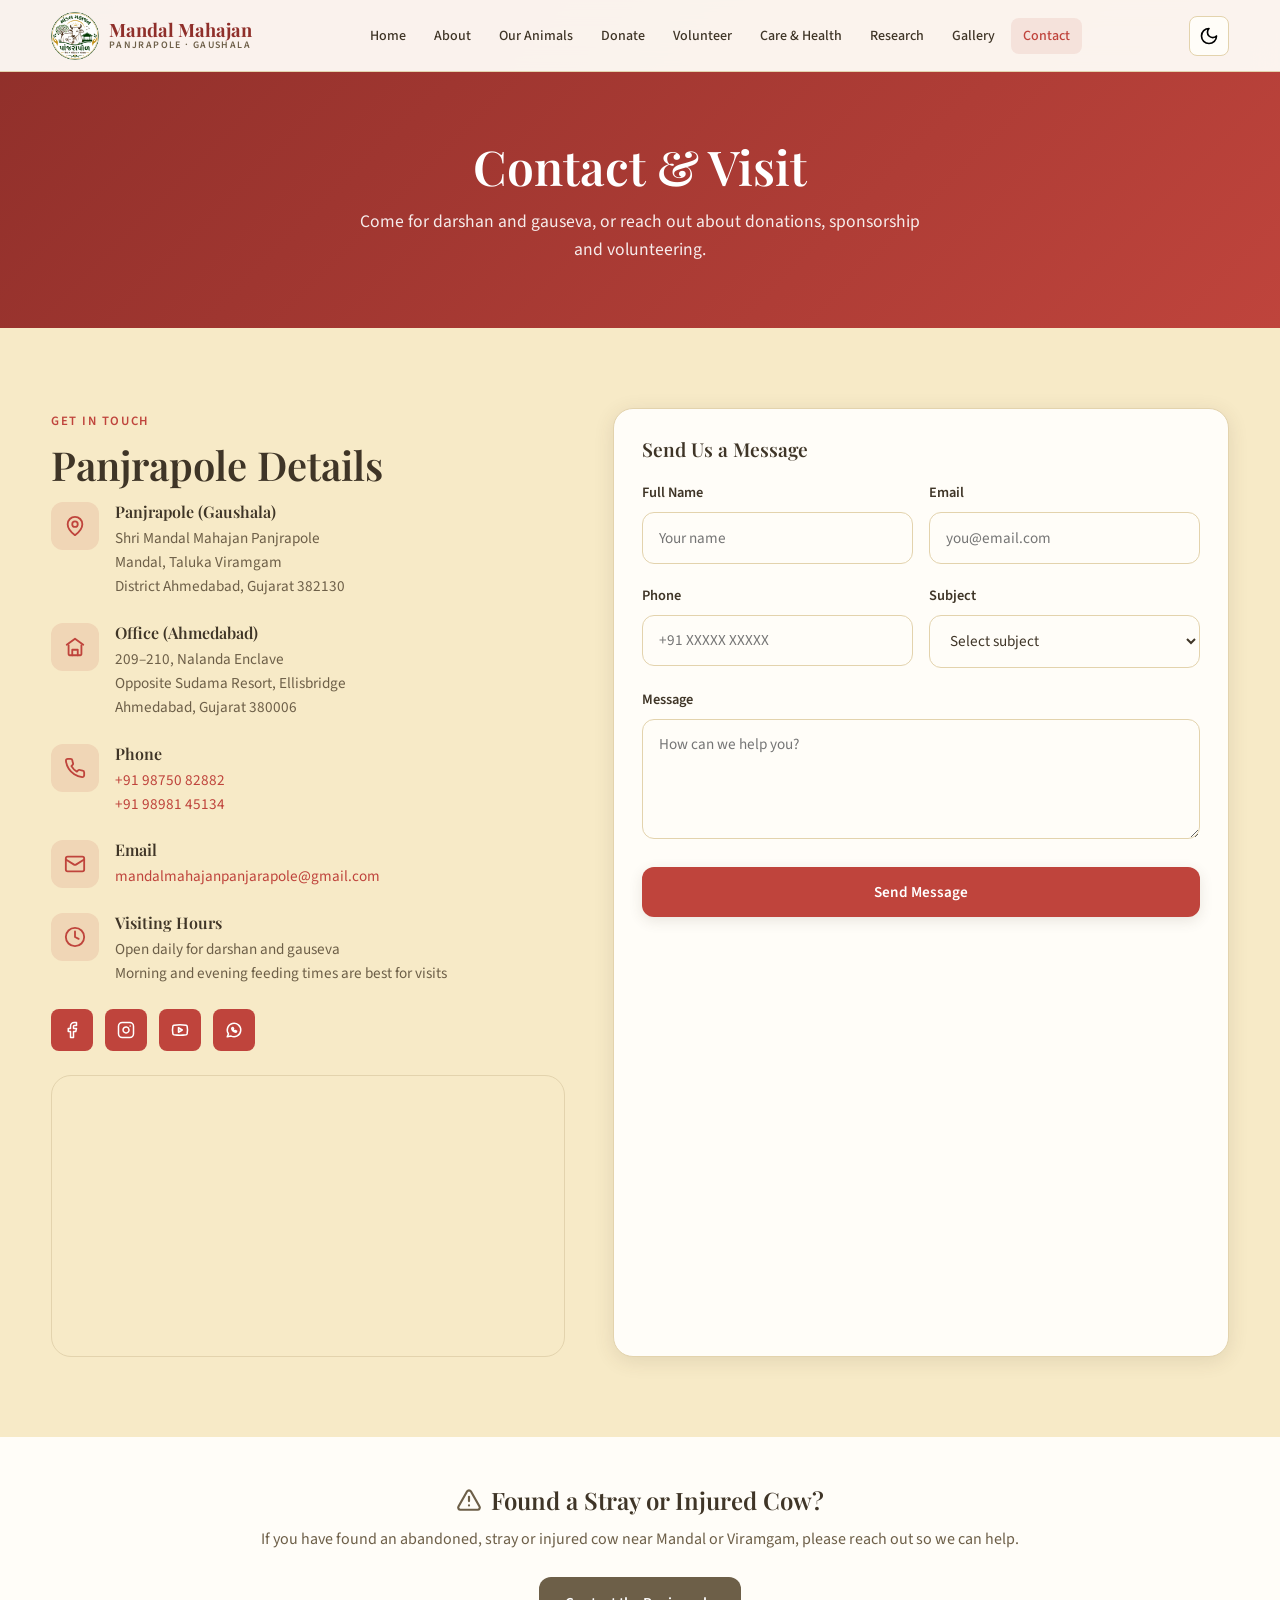
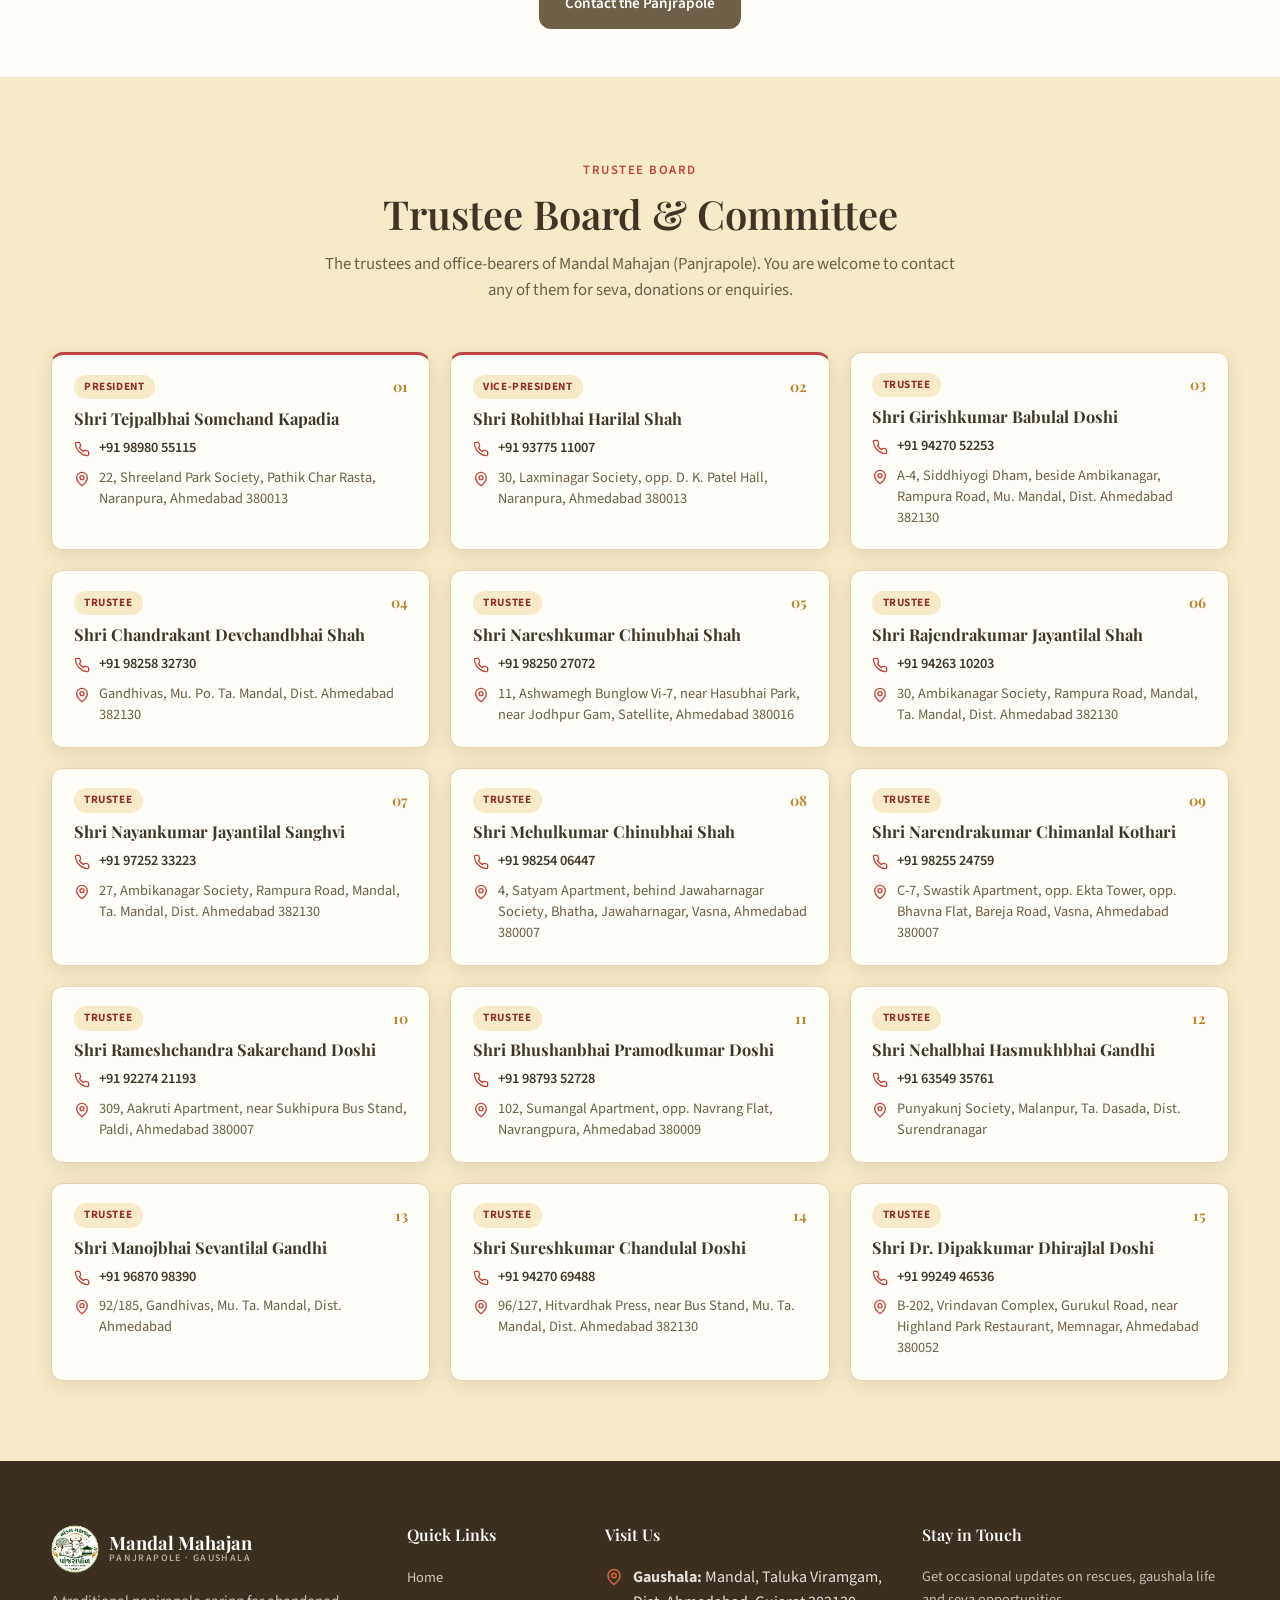
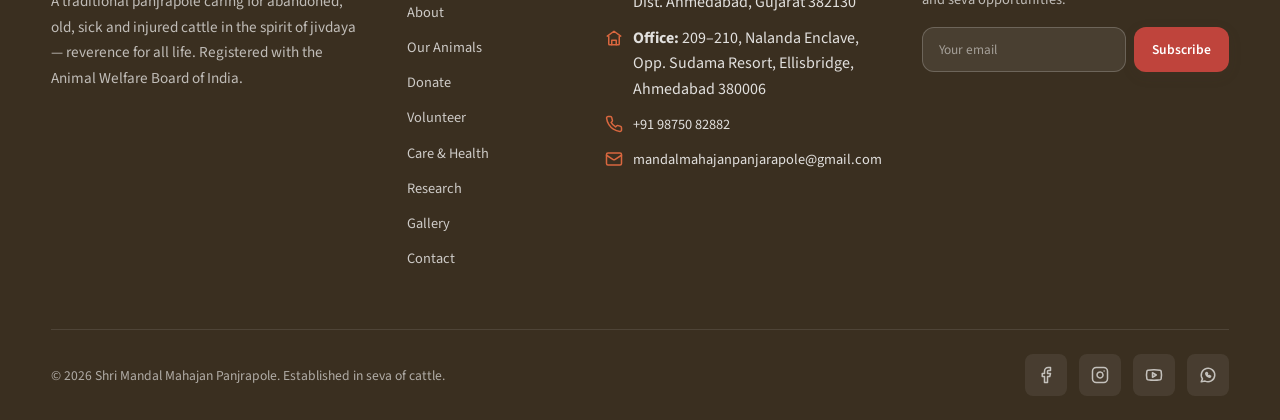
<file: contact.html>
<!DOCTYPE html>
<html lang="en">
<head>
  <meta charset="UTF-8">
  <meta name="viewport" content="width=device-width, initial-scale=1.0">
  <meta name="description" content="Contact Shri Mandal Mahajan Panjrapole — address at Mandal (Viramgam, Ahmedabad), visiting details and enquiry form.">
  <title>Contact | Shri Mandal Mahajan Panjrapole</title>
  <link rel="stylesheet" href="css/style.css">
</head>
<body>
  <main>
    <header class="page-hero">
      <div class="container fade-in">
        <h1>Contact & Visit</h1>
        <p>Come for darshan and gauseva, or reach out about donations, sponsorship and volunteering.</p>
      </div>
    </header>

    <section class="section" aria-labelledby="contact-heading">
      <div class="container">
        <div class="contact-grid">
          <div class="fade-in">
            <span class="section-label">Get in Touch</span>
            <h2 id="contact-heading" class="section-title">Panjrapole Details</h2>

            <div class="contact-info-item">
              <div class="contact-icon" aria-hidden="true"><svg class="icon"><use href="#mm-pin"></use></svg></div>
              <div>
                <h4>Panjrapole (Gaushala)</h4>
                <p>Shri Mandal Mahajan Panjrapole<br>Mandal, Taluka Viramgam<br>District Ahmedabad, Gujarat 382130</p>
              </div>
            </div>

            <div class="contact-info-item">
              <div class="contact-icon" aria-hidden="true"><svg class="icon"><use href="#mm-home"></use></svg></div>
              <div>
                <h4>Office (Ahmedabad)</h4>
                <p>209–210, Nalanda Enclave<br>Opposite Sudama Resort, Ellisbridge<br>Ahmedabad, Gujarat 380006</p>
              </div>
            </div>

            <!-- Email sourced from public directories — please confirm -->
            <div class="contact-info-item">
              <div class="contact-icon" aria-hidden="true"><svg class="icon"><use href="#mm-phone"></use></svg></div>
              <div>
                <h4>Phone</h4>
                <p><a href="tel:+919875082882">+91 98750 82882</a><br><a href="tel:+919898145134">+91 98981 45134</a></p>
              </div>
            </div>

            <div class="contact-info-item">
              <div class="contact-icon" aria-hidden="true"><svg class="icon"><use href="#mm-mail"></use></svg></div>
              <div>
                <h4>Email</h4>
                <p><a href="mailto:mandalmahajanpanjarapole@gmail.com">mandalmahajanpanjarapole@gmail.com</a></p>
              </div>
            </div>

            <div class="contact-info-item">
              <div class="contact-icon" aria-hidden="true"><svg class="icon"><use href="#mm-clock"></use></svg></div>
              <div>
                <h4>Visiting Hours</h4>
                <p>Open daily for darshan and gauseva<br>Morning and evening feeding times are best for visits</p>
              </div>
            </div>

            <div class="social-links">
              <a href="https://www.facebook.com/share/1BvWC6Uo5H/?mibextid=wwXIfr" class="social-link" target="_blank" rel="noopener" aria-label="Facebook"><svg class="icon"><use href="#mm-facebook"></use></svg></a>
              <a href="#" class="social-link" aria-label="Instagram"><svg class="icon"><use href="#mm-instagram"></use></svg></a>
              <a href="#" class="social-link" aria-label="YouTube"><svg class="icon"><use href="#mm-youtube"></use></svg></a>
              <a href="#" class="social-link" aria-label="WhatsApp"><svg class="icon"><use href="#mm-whatsapp"></use></svg></a>
            </div>

            <div class="map-embed" style="margin-top:1.5rem;border-radius:var(--radius-lg);overflow:hidden;border:1px solid var(--color-border);">
              <iframe
                title="Map showing Mandal, Viramgam, Ahmedabad"
                src="https://maps.google.com/maps?q=Mandal%2C%20Viramgam%2C%20Ahmedabad%2C%20Gujarat%20382130&output=embed"
                width="100%" height="280" style="border:0;display:block;" loading="lazy"
                referrerpolicy="no-referrer-when-downgrade"></iframe>
            </div>
          </div>

          <div class="card fade-in">
            <h3 style="margin-bottom:1.25rem;">Send Us a Message</h3>
            <form id="contactForm" aria-label="Contact form">
              <div class="form-row">
                <div class="form-group">
                  <label for="cName">Full Name</label>
                  <input type="text" id="cName" name="name" required placeholder="Your name">
                </div>
                <div class="form-group">
                  <label for="cEmail">Email</label>
                  <input type="email" id="cEmail" name="email" required placeholder="you@email.com">
                </div>
              </div>
              <div class="form-row">
                <div class="form-group">
                  <label for="cPhone">Phone</label>
                  <input type="tel" id="cPhone" name="phone" placeholder="+91 XXXXX XXXXX">
                </div>
                <div class="form-group">
                  <label for="cSubject">Subject</label>
                  <select id="cSubject" name="subject" required>
                    <option value="">Select subject</option>
                    <option value="general">General Enquiry</option>
                    <option value="donation">Donation</option>
                    <option value="sponsor">Sponsor a Cow</option>
                    <option value="volunteer">Volunteering</option>
                    <option value="report">Report a Stray / Injured Cow</option>
                    <option value="visit">Plan a Visit</option>
                  </select>
                </div>
              </div>
              <div class="form-group">
                <label for="cMessage">Message</label>
                <textarea id="cMessage" name="message" required placeholder="How can we help you?"></textarea>
              </div>
              <button type="submit" class="btn btn-primary" style="width:100%;">Send Message</button>
            </form>
          </div>
        </div>
      </div>
    </section>

    <section class="section" style="background:var(--bg-card);padding:3rem 0;" aria-label="Report a stray or injured cow">
      <div class="container" style="text-align:center;">
        <div class="fade-in">
          <h2 style="font-size:1.5rem;margin-bottom:0.75rem;display:flex;align-items:center;justify-content:center;gap:0.6rem;"><svg class="icon" style="width:26px;height:26px;color:var(--color-earth);"><use href="#mm-alert"></use></svg> Found a Stray or Injured Cow?</h2>
          <p style="color:var(--color-text-muted);margin-bottom:1.5rem;">If you have found an abandoned, stray or injured cow near Mandal or Viramgam, please reach out so we can help.</p>
          <a href="#contact-heading" class="btn btn-secondary">Contact the Panjrapole</a>
        </div>
      </div>
    </section>

    <section class="section" aria-labelledby="trustees-heading">
      <div class="container">
        <div class="section-header fade-in">
          <span class="section-label">Trustee Board</span>
          <h2 id="trustees-heading" class="section-title">Trustee Board &amp; Committee</h2>
          <p class="section-desc">The trustees and office-bearers of Mandal Mahajan (Panjrapole). You are welcome to contact any of them for seva, donations or enquiries.</p>
        </div>
        <div class="trustee-grid fade-in">

          <article class="trustee-card is-lead">
            <div class="trustee-card-top"><span class="trustee-role">President</span><span class="t-no">01</span></div>
            <h4 class="trustee-name">Shri Tejpalbhai Somchand Kapadia</h4>
            <div class="trustee-line"><svg class="icon"><use href="#mm-phone"></use></svg> <a href="tel:+919898055115">+91 98980 55115</a></div>
            <div class="trustee-line"><svg class="icon"><use href="#mm-pin"></use></svg> <span>22, Shreeland Park Society, Pathik Char Rasta, Naranpura, Ahmedabad 380013</span></div>
          </article>

          <article class="trustee-card is-lead">
            <div class="trustee-card-top"><span class="trustee-role">Vice-President</span><span class="t-no">02</span></div>
            <h4 class="trustee-name">Shri Rohitbhai Harilal Shah</h4>
            <div class="trustee-line"><svg class="icon"><use href="#mm-phone"></use></svg> <a href="tel:+919377511007">+91 93775 11007</a></div>
            <div class="trustee-line"><svg class="icon"><use href="#mm-pin"></use></svg> <span>30, Laxminagar Society, opp. D. K. Patel Hall, Naranpura, Ahmedabad 380013</span></div>
          </article>

          <article class="trustee-card">
            <div class="trustee-card-top"><span class="trustee-role">Trustee</span><span class="t-no">03</span></div>
            <h4 class="trustee-name">Shri Girishkumar Babulal Doshi</h4>
            <div class="trustee-line"><svg class="icon"><use href="#mm-phone"></use></svg> <a href="tel:+919427052253">+91 94270 52253</a></div>
            <div class="trustee-line"><svg class="icon"><use href="#mm-pin"></use></svg> <span>A-4, Siddhiyogi Dham, beside Ambikanagar, Rampura Road, Mu. Mandal, Dist. Ahmedabad 382130</span></div>
          </article>

          <article class="trustee-card">
            <div class="trustee-card-top"><span class="trustee-role">Trustee</span><span class="t-no">04</span></div>
            <h4 class="trustee-name">Shri Chandrakant Devchandbhai Shah</h4>
            <div class="trustee-line"><svg class="icon"><use href="#mm-phone"></use></svg> <a href="tel:+919825832730">+91 98258 32730</a></div>
            <div class="trustee-line"><svg class="icon"><use href="#mm-pin"></use></svg> <span>Gandhivas, Mu. Po. Ta. Mandal, Dist. Ahmedabad 382130</span></div>
          </article>

          <article class="trustee-card">
            <div class="trustee-card-top"><span class="trustee-role">Trustee</span><span class="t-no">05</span></div>
            <h4 class="trustee-name">Shri Nareshkumar Chinubhai Shah</h4>
            <div class="trustee-line"><svg class="icon"><use href="#mm-phone"></use></svg> <a href="tel:+919825027072">+91 98250 27072</a></div>
            <div class="trustee-line"><svg class="icon"><use href="#mm-pin"></use></svg> <span>11, Ashwamegh Bunglow Vi-7, near Hasubhai Park, near Jodhpur Gam, Satellite, Ahmedabad 380016</span></div>
          </article>

          <article class="trustee-card">
            <div class="trustee-card-top"><span class="trustee-role">Trustee</span><span class="t-no">06</span></div>
            <h4 class="trustee-name">Shri Rajendrakumar Jayantilal Shah</h4>
            <div class="trustee-line"><svg class="icon"><use href="#mm-phone"></use></svg> <a href="tel:+919426310203">+91 94263 10203</a></div>
            <div class="trustee-line"><svg class="icon"><use href="#mm-pin"></use></svg> <span>30, Ambikanagar Society, Rampura Road, Mandal, Ta. Mandal, Dist. Ahmedabad 382130</span></div>
          </article>

          <article class="trustee-card">
            <div class="trustee-card-top"><span class="trustee-role">Trustee</span><span class="t-no">07</span></div>
            <h4 class="trustee-name">Shri Nayankumar Jayantilal Sanghvi</h4>
            <div class="trustee-line"><svg class="icon"><use href="#mm-phone"></use></svg> <a href="tel:+919725233223">+91 97252 33223</a></div>
            <div class="trustee-line"><svg class="icon"><use href="#mm-pin"></use></svg> <span>27, Ambikanagar Society, Rampura Road, Mandal, Ta. Mandal, Dist. Ahmedabad 382130</span></div>
          </article>

          <article class="trustee-card">
            <div class="trustee-card-top"><span class="trustee-role">Trustee</span><span class="t-no">08</span></div>
            <h4 class="trustee-name">Shri Mehulkumar Chinubhai Shah</h4>
            <div class="trustee-line"><svg class="icon"><use href="#mm-phone"></use></svg> <a href="tel:+919825406447">+91 98254 06447</a></div>
            <div class="trustee-line"><svg class="icon"><use href="#mm-pin"></use></svg> <span>4, Satyam Apartment, behind Jawaharnagar Society, Bhatha, Jawaharnagar, Vasna, Ahmedabad 380007</span></div>
          </article>

          <article class="trustee-card">
            <div class="trustee-card-top"><span class="trustee-role">Trustee</span><span class="t-no">09</span></div>
            <h4 class="trustee-name">Shri Narendrakumar Chimanlal Kothari</h4>
            <div class="trustee-line"><svg class="icon"><use href="#mm-phone"></use></svg> <a href="tel:+919825524759">+91 98255 24759</a></div>
            <div class="trustee-line"><svg class="icon"><use href="#mm-pin"></use></svg> <span>C-7, Swastik Apartment, opp. Ekta Tower, opp. Bhavna Flat, Bareja Road, Vasna, Ahmedabad 380007</span></div>
          </article>

          <article class="trustee-card">
            <div class="trustee-card-top"><span class="trustee-role">Trustee</span><span class="t-no">10</span></div>
            <h4 class="trustee-name">Shri Rameshchandra Sakarchand Doshi</h4>
            <div class="trustee-line"><svg class="icon"><use href="#mm-phone"></use></svg> <a href="tel:+919227421193">+91 92274 21193</a></div>
            <div class="trustee-line"><svg class="icon"><use href="#mm-pin"></use></svg> <span>309, Aakruti Apartment, near Sukhipura Bus Stand, Paldi, Ahmedabad 380007</span></div>
          </article>

          <article class="trustee-card">
            <div class="trustee-card-top"><span class="trustee-role">Trustee</span><span class="t-no">11</span></div>
            <h4 class="trustee-name">Shri Bhushanbhai Pramodkumar Doshi</h4>
            <div class="trustee-line"><svg class="icon"><use href="#mm-phone"></use></svg> <a href="tel:+919879352728">+91 98793 52728</a></div>
            <div class="trustee-line"><svg class="icon"><use href="#mm-pin"></use></svg> <span>102, Sumangal Apartment, opp. Navrang Flat, Navrangpura, Ahmedabad 380009</span></div>
          </article>

          <article class="trustee-card">
            <div class="trustee-card-top"><span class="trustee-role">Trustee</span><span class="t-no">12</span></div>
            <h4 class="trustee-name">Shri Nehalbhai Hasmukhbhai Gandhi</h4>
            <div class="trustee-line"><svg class="icon"><use href="#mm-phone"></use></svg> <a href="tel:+916354935761">+91 63549 35761</a></div>
            <div class="trustee-line"><svg class="icon"><use href="#mm-pin"></use></svg> <span>Punyakunj Society, Malanpur, Ta. Dasada, Dist. Surendranagar</span></div>
          </article>

          <article class="trustee-card">
            <div class="trustee-card-top"><span class="trustee-role">Trustee</span><span class="t-no">13</span></div>
            <h4 class="trustee-name">Shri Manojbhai Sevantilal Gandhi</h4>
            <div class="trustee-line"><svg class="icon"><use href="#mm-phone"></use></svg> <a href="tel:+919687098390">+91 96870 98390</a></div>
            <div class="trustee-line"><svg class="icon"><use href="#mm-pin"></use></svg> <span>92/185, Gandhivas, Mu. Ta. Mandal, Dist. Ahmedabad</span></div>
          </article>

          <article class="trustee-card">
            <div class="trustee-card-top"><span class="trustee-role">Trustee</span><span class="t-no">14</span></div>
            <h4 class="trustee-name">Shri Sureshkumar Chandulal Doshi</h4>
            <div class="trustee-line"><svg class="icon"><use href="#mm-phone"></use></svg> <a href="tel:+919427069488">+91 94270 69488</a></div>
            <div class="trustee-line"><svg class="icon"><use href="#mm-pin"></use></svg> <span>96/127, Hitvardhak Press, near Bus Stand, Mu. Ta. Mandal, Dist. Ahmedabad 382130</span></div>
          </article>

          <article class="trustee-card">
            <div class="trustee-card-top"><span class="trustee-role">Trustee</span><span class="t-no">15</span></div>
            <h4 class="trustee-name">Shri Dr. Dipakkumar Dhirajlal Doshi</h4>
            <div class="trustee-line"><svg class="icon"><use href="#mm-phone"></use></svg> <a href="tel:+919924946536">+91 99249 46536</a></div>
            <div class="trustee-line"><svg class="icon"><use href="#mm-pin"></use></svg> <span>B-202, Vrindavan Complex, Gurukul Road, near Highland Park Restaurant, Memnagar, Ahmedabad 380052</span></div>
          </article>

        </div>
      </div>
    </section>
  </main>

  <script src="js/components.js"></script>
  <script src="js/main.js"></script>
</body>
</html>
</file>
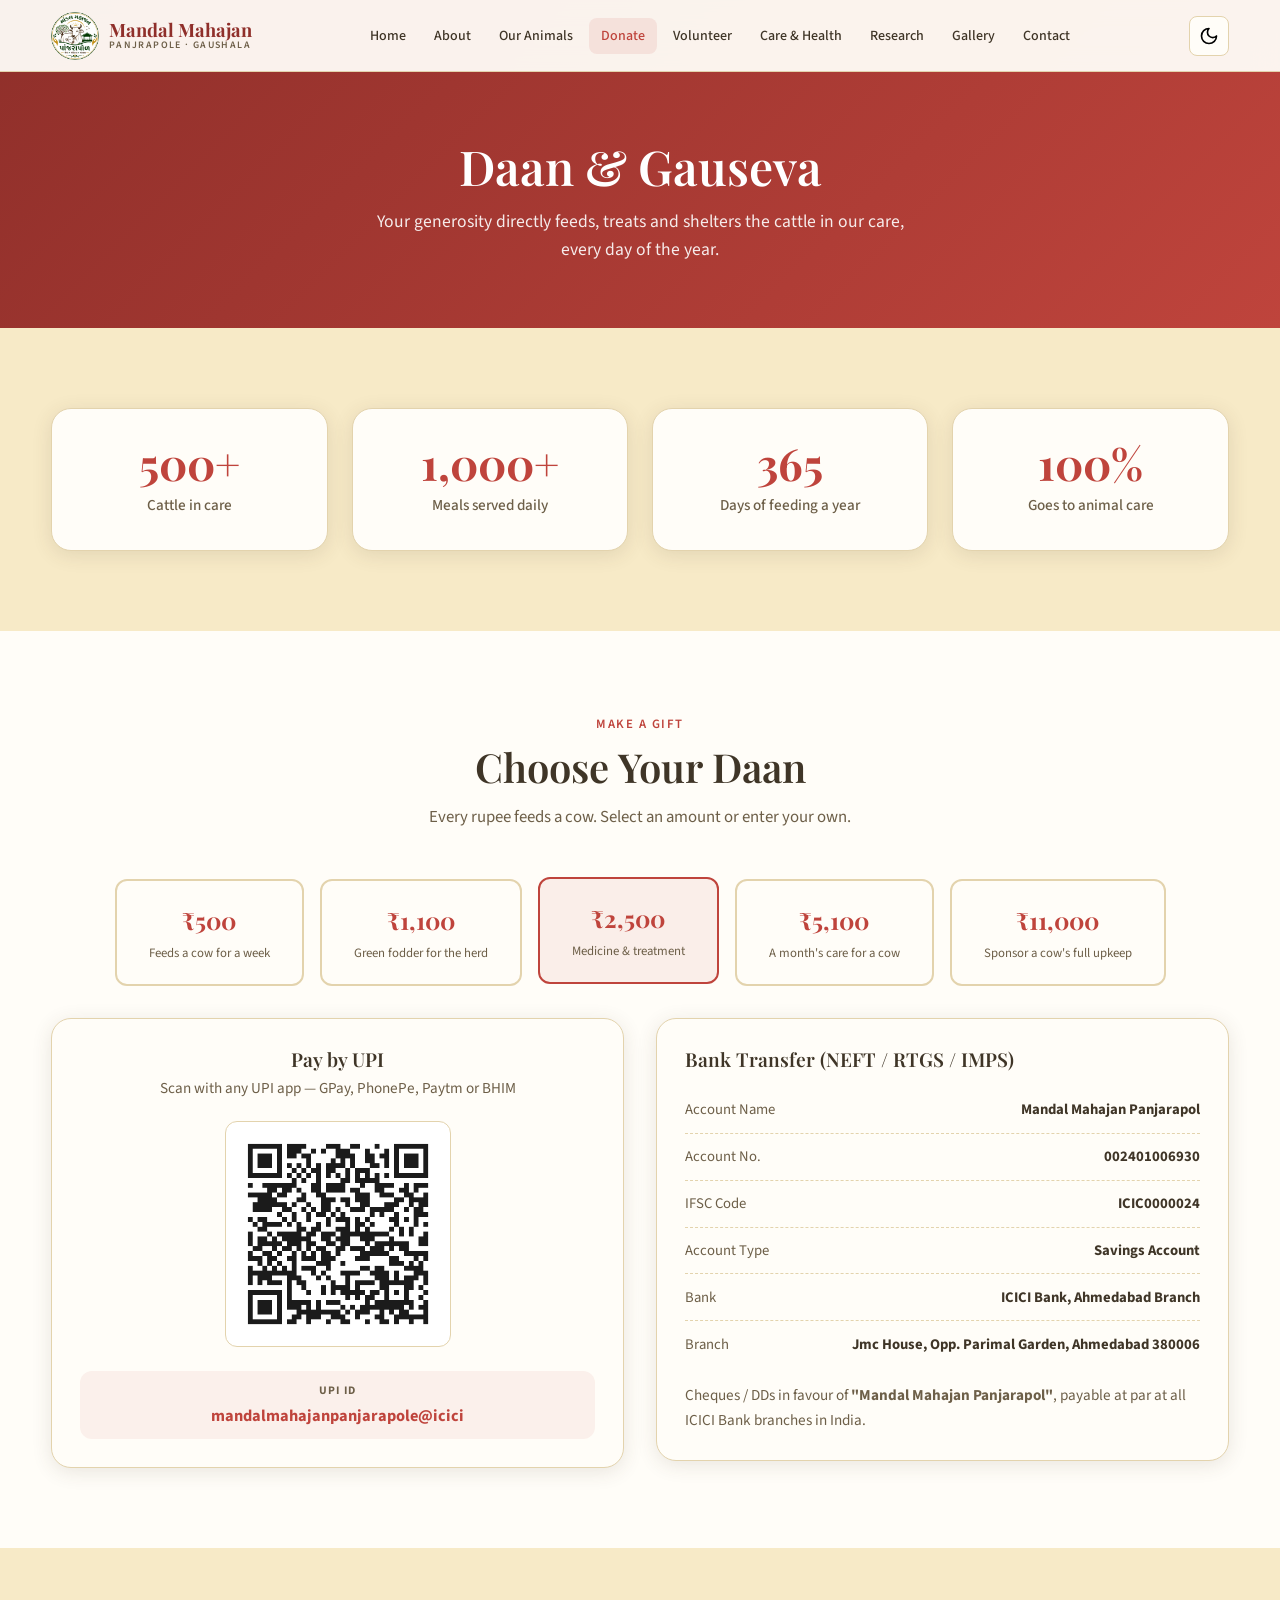
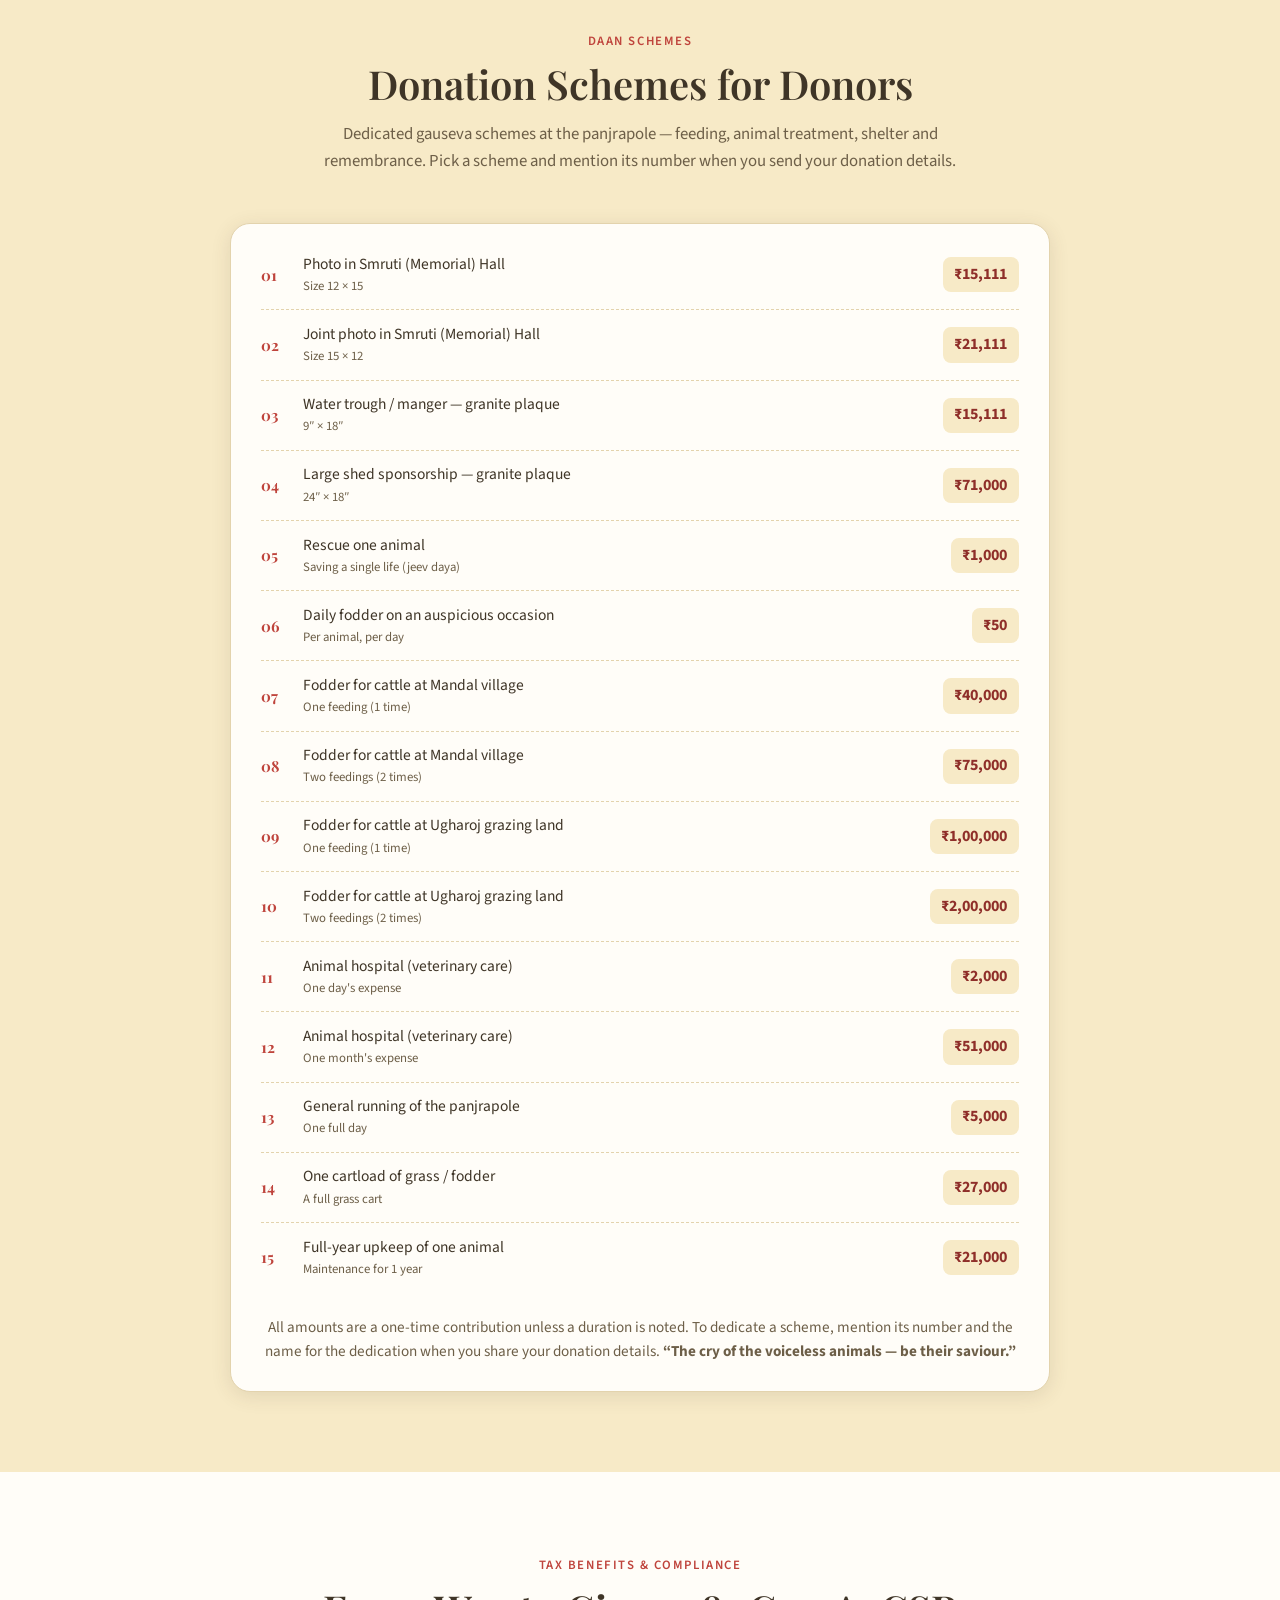
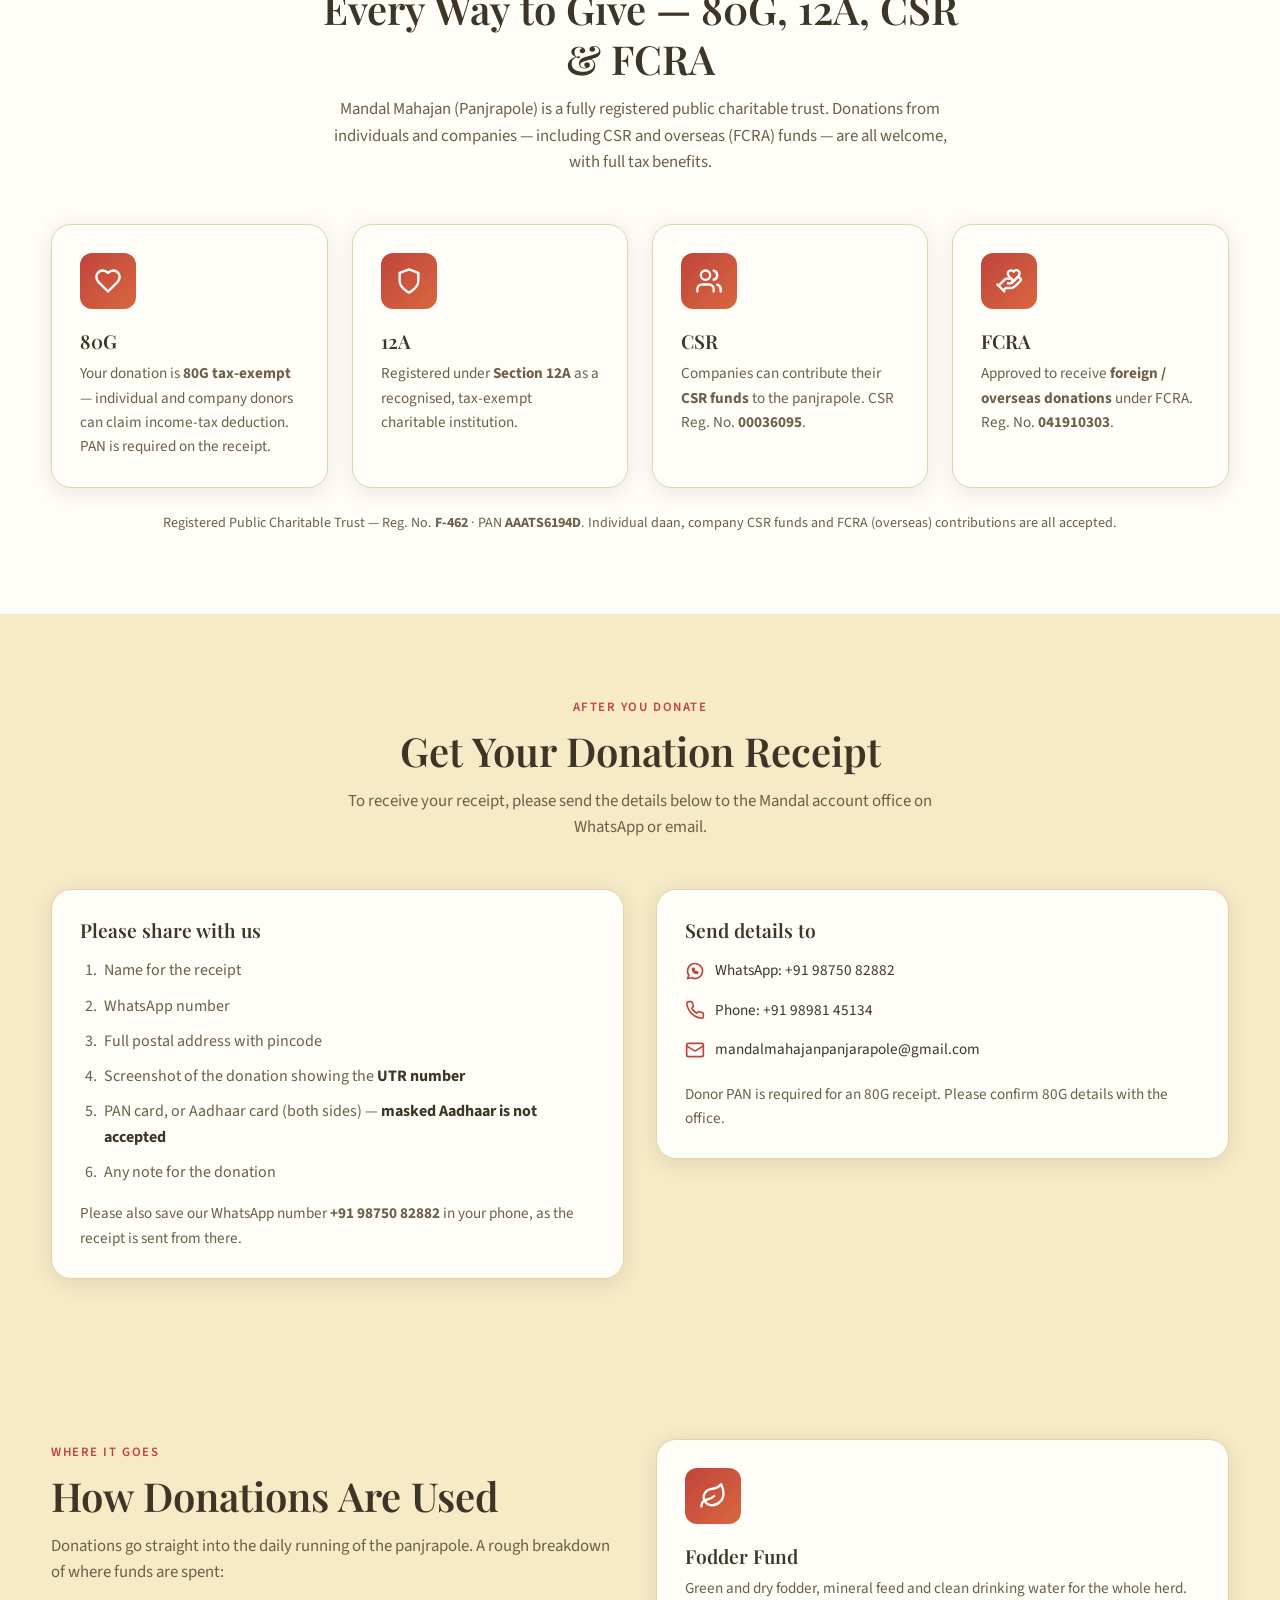
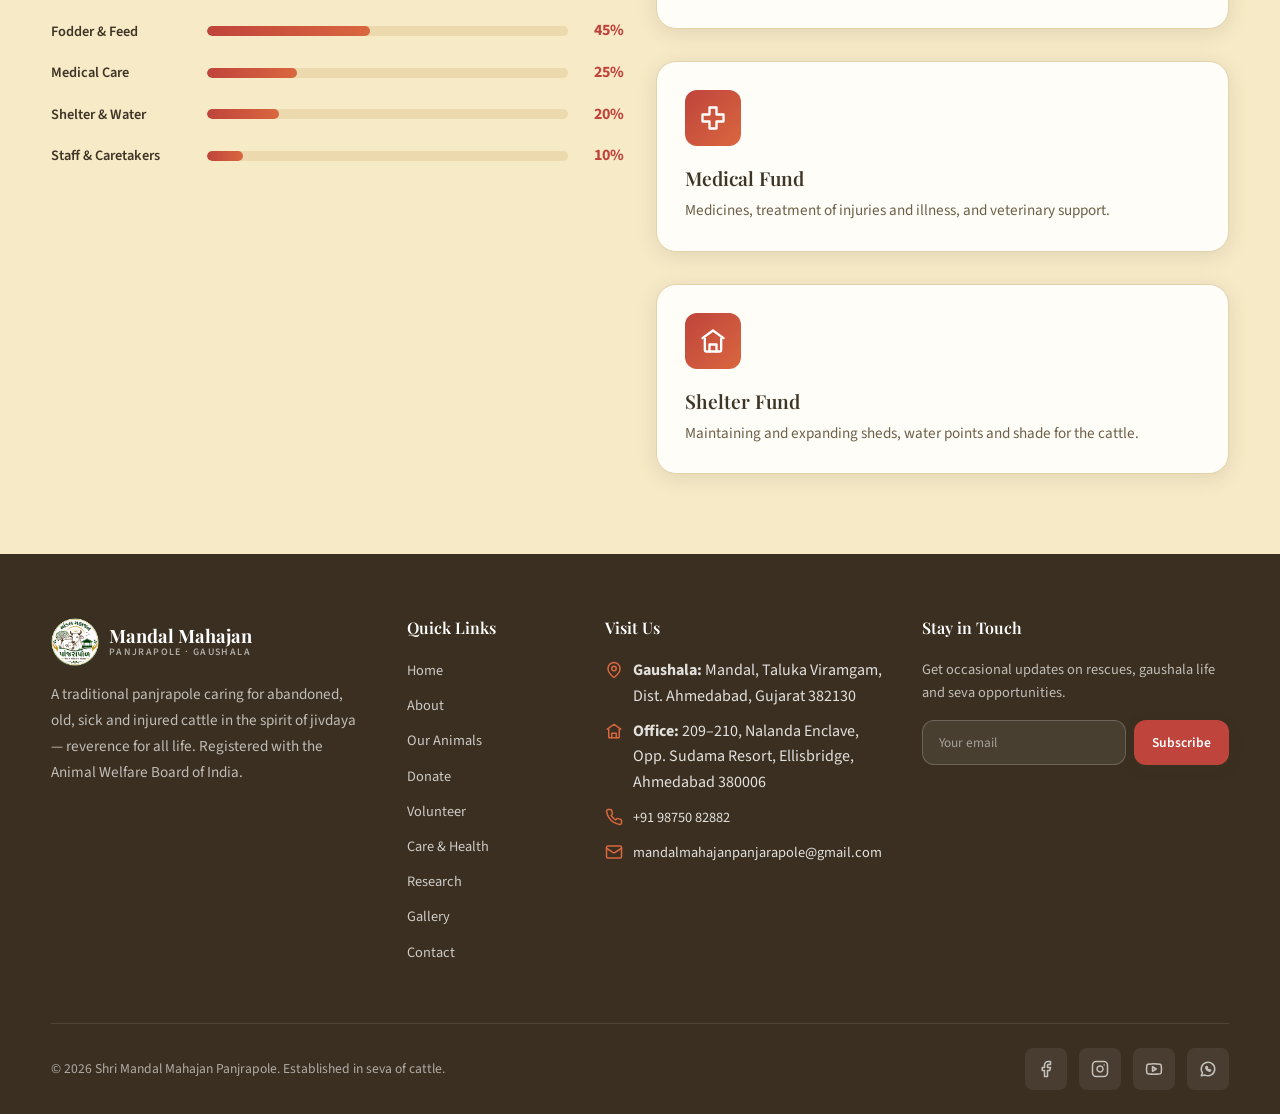
<file: donation.html>
<!DOCTYPE html>
<html lang="en">
<head>
  <meta charset="UTF-8">
  <meta name="viewport" content="width=device-width, initial-scale=1.0">
  <meta name="description" content="Donate to Shri Mandal Mahajan Panjrapole — support the feeding, treatment and shelter of cattle through daan and sponsorship.">
  <title>Donate | Shri Mandal Mahajan Panjrapole</title>
  <link rel="stylesheet" href="css/style.css">
</head>
<body>
  <main>
    <header class="page-hero">
      <div class="container fade-in">
        <h1>Daan & Gauseva</h1>
        <p>Your generosity directly feeds, treats and shelters the cattle in our care, every day of the year.</p>
      </div>
    </header>

    <section class="section" aria-labelledby="impact-heading">
      <div class="container">
        <div class="stats-grid fade-in">
          <div class="stat-card">
            <div class="stat-number" data-count="500" data-suffix="+">0</div>
            <div class="stat-label">Cattle in care</div>
          </div>
          <div class="stat-card">
            <div class="stat-number" data-count="1000" data-suffix="+">0</div>
            <div class="stat-label">Meals served daily</div>
          </div>
          <div class="stat-card">
            <div class="stat-number" data-count="365">0</div>
            <div class="stat-label">Days of feeding a year</div>
          </div>
          <div class="stat-card">
            <div class="stat-number" data-count="100" data-suffix="%">0</div>
            <div class="stat-label">Goes to animal care</div>
          </div>
        </div>
      </div>
    </section>

    <section class="section" style="background:var(--bg-card);" aria-labelledby="donate-heading">
      <div class="container">
        <div class="section-header fade-in">
          <span class="section-label">Make a Gift</span>
          <h2 id="donate-heading" class="section-title">Choose Your Daan</h2>
          <p class="section-desc">Every rupee feeds a cow. Select an amount or enter your own.</p>
        </div>

        <div class="donation-amounts fade-in">
          <div class="amount-card" data-amount="500" tabindex="0" role="button" aria-label="Donate 500 rupees">
            <div class="amount">₹500</div>
            <div class="impact">Feeds a cow for a week</div>
          </div>
          <div class="amount-card" data-amount="1100" tabindex="0" role="button" aria-label="Donate 1100 rupees">
            <div class="amount">₹1,100</div>
            <div class="impact">Green fodder for the herd</div>
          </div>
          <div class="amount-card selected" data-amount="2500" tabindex="0" role="button" aria-label="Donate 2500 rupees">
            <div class="amount">₹2,500</div>
            <div class="impact">Medicine & treatment</div>
          </div>
          <div class="amount-card" data-amount="5100" tabindex="0" role="button" aria-label="Donate 5100 rupees">
            <div class="amount">₹5,100</div>
            <div class="impact">A month's care for a cow</div>
          </div>
          <div class="amount-card" data-amount="11000" tabindex="0" role="button" aria-label="Donate 11000 rupees">
            <div class="amount">₹11,000</div>
            <div class="impact">Sponsor a cow's full upkeep</div>
          </div>
        </div>

        <div class="grid-2 fade-in" style="align-items:start;">
          <div class="card pay-card" style="text-align:center;">
            <h3 style="margin-bottom:0.35rem;">Pay by UPI</h3>
            <p class="pay-sub">Scan with any UPI app — GPay, PhonePe, Paytm or BHIM</p>
            <div class="qr-box">
              <img src="images/upi-qr.png" alt="UPI QR code to pay Mandal Mahajan Panjarapol" width="220" height="220" loading="lazy">
            </div>
            <div class="upi-id">
              <span>UPI ID</span>
              <strong>mandalmahajanpanjarapole@icici</strong>
            </div>
          </div>
          <div class="card pay-card">
            <h3 style="margin-bottom:1rem;">Bank Transfer (NEFT / RTGS / IMPS)</h3>
            <ul class="bank-details">
              <li><span>Account Name</span><strong>Mandal Mahajan Panjarapol</strong></li>
              <li><span>Account No.</span><strong>002401006930</strong></li>
              <li><span>IFSC Code</span><strong>ICIC0000024</strong></li>
              <li><span>Account Type</span><strong>Savings Account</strong></li>
              <li><span>Bank</span><strong>ICICI Bank, Ahmedabad Branch</strong></li>
              <li><span>Branch</span><strong>Jmc House, Opp. Parimal Garden, Ahmedabad&nbsp;380006</strong></li>
            </ul>
            <p class="pay-sub" style="margin-top:1rem;">Cheques / DDs in favour of <strong>"Mandal Mahajan Panjarapol"</strong>, payable at par at all ICICI Bank branches in India.</p>
          </div>
        </div>
      </div>
    </section>

    <section class="section" aria-labelledby="schemes-heading">
      <div class="container">
        <div class="section-header fade-in">
          <span class="section-label">Daan Schemes</span>
          <h2 id="schemes-heading" class="section-title">Donation Schemes for Donors</h2>
          <p class="section-desc">Dedicated gauseva schemes at the panjrapole — feeding, animal treatment, shelter and remembrance. Pick a scheme and mention its number when you send your donation details.</p>
        </div>

        <div class="card scheme-card fade-in">
          <ol class="scheme-list">
            <li class="scheme-item">
              <span class="scheme-no">01</span>
              <span class="scheme-name">Photo in Smruti (Memorial) Hall <small>Size 12 × 15</small></span>
              <span class="scheme-amount">₹15,111</span>
            </li>
            <li class="scheme-item">
              <span class="scheme-no">02</span>
              <span class="scheme-name">Joint photo in Smruti (Memorial) Hall <small>Size 15 × 12</small></span>
              <span class="scheme-amount">₹21,111</span>
            </li>
            <li class="scheme-item">
              <span class="scheme-no">03</span>
              <span class="scheme-name">Water trough / manger — granite plaque <small>9″ × 18″</small></span>
              <span class="scheme-amount">₹15,111</span>
            </li>
            <li class="scheme-item">
              <span class="scheme-no">04</span>
              <span class="scheme-name">Large shed sponsorship — granite plaque <small>24″ × 18″</small></span>
              <span class="scheme-amount">₹71,000</span>
            </li>
            <li class="scheme-item">
              <span class="scheme-no">05</span>
              <span class="scheme-name">Rescue one animal <small>Saving a single life (jeev daya)</small></span>
              <span class="scheme-amount">₹1,000</span>
            </li>
            <li class="scheme-item">
              <span class="scheme-no">06</span>
              <span class="scheme-name">Daily fodder on an auspicious occasion <small>Per animal, per day</small></span>
              <span class="scheme-amount">₹50</span>
            </li>
            <li class="scheme-item">
              <span class="scheme-no">07</span>
              <span class="scheme-name">Fodder for cattle at Mandal village <small>One feeding (1 time)</small></span>
              <span class="scheme-amount">₹40,000</span>
            </li>
            <li class="scheme-item">
              <span class="scheme-no">08</span>
              <span class="scheme-name">Fodder for cattle at Mandal village <small>Two feedings (2 times)</small></span>
              <span class="scheme-amount">₹75,000</span>
            </li>
            <li class="scheme-item">
              <span class="scheme-no">09</span>
              <span class="scheme-name">Fodder for cattle at Ugharoj grazing land <small>One feeding (1 time)</small></span>
              <span class="scheme-amount">₹1,00,000</span>
            </li>
            <li class="scheme-item">
              <span class="scheme-no">10</span>
              <span class="scheme-name">Fodder for cattle at Ugharoj grazing land <small>Two feedings (2 times)</small></span>
              <span class="scheme-amount">₹2,00,000</span>
            </li>
            <li class="scheme-item">
              <span class="scheme-no">11</span>
              <span class="scheme-name">Animal hospital (veterinary care) <small>One day's expense</small></span>
              <span class="scheme-amount">₹2,000</span>
            </li>
            <li class="scheme-item">
              <span class="scheme-no">12</span>
              <span class="scheme-name">Animal hospital (veterinary care) <small>One month's expense</small></span>
              <span class="scheme-amount">₹51,000</span>
            </li>
            <li class="scheme-item">
              <span class="scheme-no">13</span>
              <span class="scheme-name">General running of the panjrapole <small>One full day</small></span>
              <span class="scheme-amount">₹5,000</span>
            </li>
            <li class="scheme-item">
              <span class="scheme-no">14</span>
              <span class="scheme-name">One cartload of grass / fodder <small>A full grass cart</small></span>
              <span class="scheme-amount">₹27,000</span>
            </li>
            <li class="scheme-item">
              <span class="scheme-no">15</span>
              <span class="scheme-name">Full-year upkeep of one animal <small>Maintenance for 1 year</small></span>
              <span class="scheme-amount">₹21,000</span>
            </li>
          </ol>
          <p class="pay-sub scheme-note">All amounts are a one-time contribution unless a duration is noted. To dedicate a scheme, mention its number and the name for the dedication when you share your donation details. <strong>“The cry of the voiceless animals — be their saviour.”</strong></p>
        </div>
      </div>
    </section>

    <section class="section" style="background:var(--bg-card);" aria-labelledby="benefits-heading">
      <div class="container">
        <div class="section-header fade-in">
          <span class="section-label">Tax Benefits &amp; Compliance</span>
          <h2 id="benefits-heading" class="section-title">Every Way to Give — 80G, 12A, CSR &amp; FCRA</h2>
          <p class="section-desc">Mandal Mahajan (Panjrapole) is a fully registered public charitable trust. Donations from individuals and companies — including CSR and overseas (FCRA) funds — are all welcome, with full tax benefits.</p>
        </div>
        <div class="grid-4 fade-in">
          <div class="card">
            <div class="card-icon" aria-hidden="true"><svg class="icon"><use href="#mm-heart"></use></svg></div>
            <h3>80G</h3>
            <p>Your donation is <strong>80G tax-exempt</strong> — individual and company donors can claim income-tax deduction. PAN is required on the receipt.</p>
          </div>
          <div class="card">
            <div class="card-icon" aria-hidden="true"><svg class="icon"><use href="#mm-shield"></use></svg></div>
            <h3>12A</h3>
            <p>Registered under <strong>Section 12A</strong> as a recognised, tax-exempt charitable institution.</p>
          </div>
          <div class="card">
            <div class="card-icon" aria-hidden="true"><svg class="icon"><use href="#mm-users"></use></svg></div>
            <h3>CSR</h3>
            <p>Companies can contribute their <strong>CSR funds</strong> to the panjrapole. CSR Reg. No. <strong>00036095</strong>.</p>
          </div>
          <div class="card">
            <div class="card-icon" aria-hidden="true"><svg class="icon"><use href="#mm-handHeart"></use></svg></div>
            <h3>FCRA</h3>
            <p>Approved to receive <strong>foreign / overseas donations</strong> under FCRA. Reg. No. <strong>041910303</strong>.</p>
          </div>
        </div>
        <p class="pay-sub" style="text-align:center;margin-top:1.5rem;">Registered Public Charitable Trust — Reg. No. <strong>F-462</strong> · PAN <strong>AAATS6194D</strong>. Individual daan, company CSR funds and FCRA (overseas) contributions are all accepted.</p>
      </div>
    </section>

    <section class="section" aria-labelledby="receipt-heading">
      <div class="container">
        <div class="section-header fade-in">
          <span class="section-label">After You Donate</span>
          <h2 id="receipt-heading" class="section-title">Get Your Donation Receipt</h2>
          <p class="section-desc">To receive your receipt, please send the details below to the Mandal account office on WhatsApp or email.</p>
        </div>
        <div class="grid-2 fade-in" style="align-items:start;">
          <div class="card">
            <h3 style="margin-bottom:1rem;">Please share with us</h3>
            <ol class="receipt-list">
              <li>Name for the receipt</li>
              <li>WhatsApp number</li>
              <li>Full postal address with pincode</li>
              <li>Screenshot of the donation showing the <strong>UTR number</strong></li>
              <li>PAN card, or Aadhaar card (both sides) — <strong>masked Aadhaar is not accepted</strong></li>
              <li>Any note for the donation</li>
            </ol>
            <p class="pay-sub" style="margin-top:1rem;">Please also save our WhatsApp number <strong>+91 98750 82882</strong> in your phone, as the receipt is sent from there.</p>
          </div>
          <div class="card">
            <h3 style="margin-bottom:1rem;">Send details to</h3>
            <ul class="contact-method-list">
              <li><svg class="icon"><use href="#mm-whatsapp"></use></svg> <a href="https://wa.me/919875082882">WhatsApp: +91 98750 82882</a></li>
              <li><svg class="icon"><use href="#mm-phone"></use></svg> <a href="tel:+919898145134">Phone: +91 98981 45134</a></li>
              <li><svg class="icon"><use href="#mm-mail"></use></svg> <a href="mailto:mandalmahajanpanjarapole@gmail.com">mandalmahajanpanjarapole@gmail.com</a></li>
            </ul>
            <p class="pay-sub" style="margin-top:1.25rem;">Donor PAN is required for an 80G receipt. Please confirm 80G details with the office.</p>
          </div>
        </div>
        <!-- NOTE: bank/UPI details taken from the panjrapole's ICICI cheque & UPI QR. The UPI QR above is generated from the verified UPI ID; you can replace images/upi-qr.png with the official ICICI QR card image if you prefer. -->
      </div>
    </section>

    <section class="section" aria-labelledby="fund-heading">
      <div class="container">
        <div class="grid-2">
          <div class="fade-in">
            <span class="section-label">Where It Goes</span>
            <h2 id="fund-heading" class="section-title">How Donations Are Used</h2>
            <p class="section-desc" style="text-align:left;margin:0 0 2rem;">Donations go straight into the daily running of the panjrapole. A rough breakdown of where funds are spent:</p>
            <div class="fund-usage">
              <div class="fund-item">
                <span class="fund-label">Fodder & Feed</span>
                <div class="fund-bar"><div class="fund-bar-fill" data-width="45"></div></div>
                <span class="fund-percent">45%</span>
              </div>
              <div class="fund-item">
                <span class="fund-label">Medical Care</span>
                <div class="fund-bar"><div class="fund-bar-fill" data-width="25"></div></div>
                <span class="fund-percent">25%</span>
              </div>
              <div class="fund-item">
                <span class="fund-label">Shelter & Water</span>
                <div class="fund-bar"><div class="fund-bar-fill" data-width="20"></div></div>
                <span class="fund-percent">20%</span>
              </div>
              <div class="fund-item">
                <span class="fund-label">Staff & Caretakers</span>
                <div class="fund-bar"><div class="fund-bar-fill" data-width="10"></div></div>
                <span class="fund-percent">10%</span>
              </div>
            </div>
          </div>
          <div class="grid-2 fade-in" style="grid-template-columns:1fr;">
            <div class="card">
              <div class="card-icon" aria-hidden="true"><svg class="icon"><use href="#mm-leaf"></use></svg></div>
              <h3>Fodder Fund</h3>
              <p>Green and dry fodder, mineral feed and clean drinking water for the whole herd.</p>
            </div>
            <div class="card">
              <div class="card-icon" aria-hidden="true"><svg class="icon"><use href="#mm-cross"></use></svg></div>
              <h3>Medical Fund</h3>
              <p>Medicines, treatment of injuries and illness, and veterinary support.</p>
            </div>
            <div class="card">
              <div class="card-icon" aria-hidden="true"><svg class="icon"><use href="#mm-home"></use></svg></div>
              <h3>Shelter Fund</h3>
              <p>Maintaining and expanding sheds, water points and shade for the cattle.</p>
            </div>
          </div>
        </div>
      </div>
    </section>
  </main>

  <script src="js/components.js"></script>
  <script src="js/main.js"></script>
  <script src="js/donation.js"></script>
  <script src="js/monitoring.js"></script>
</body>
</html>
</file>
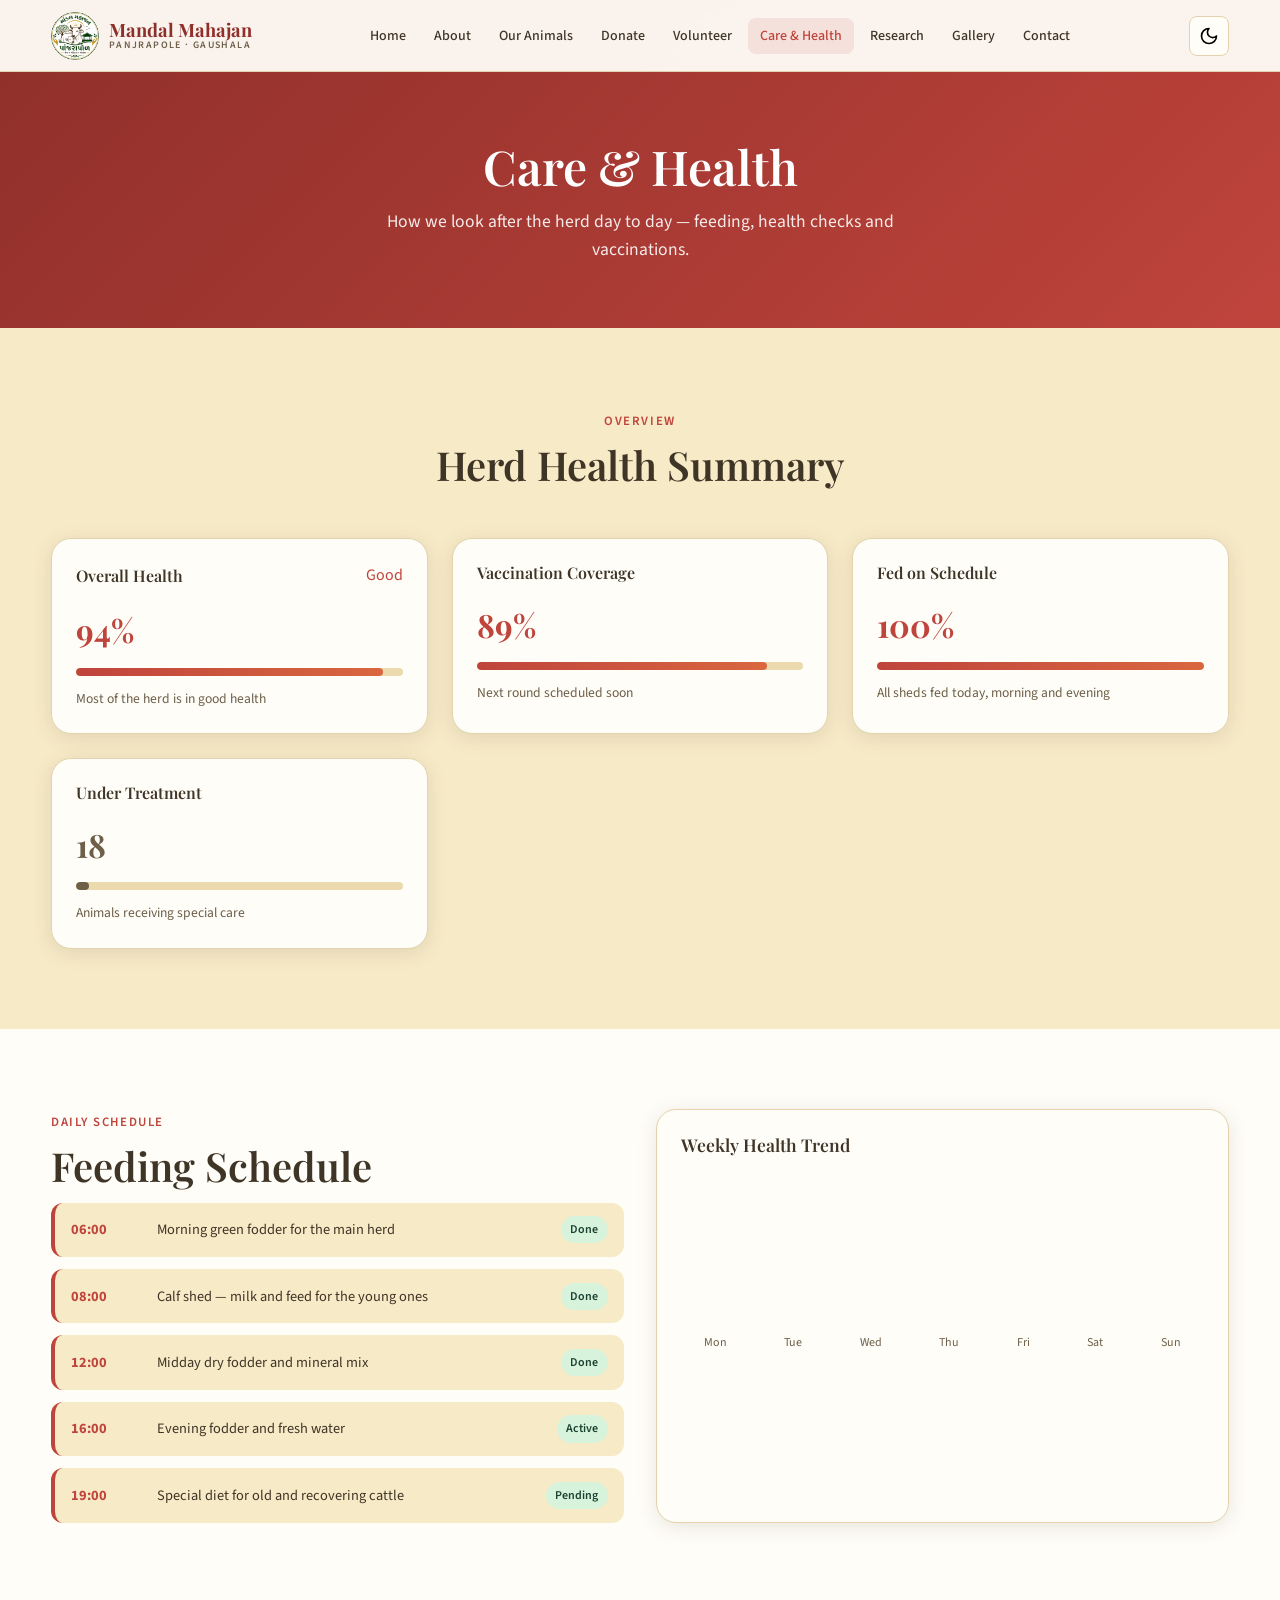
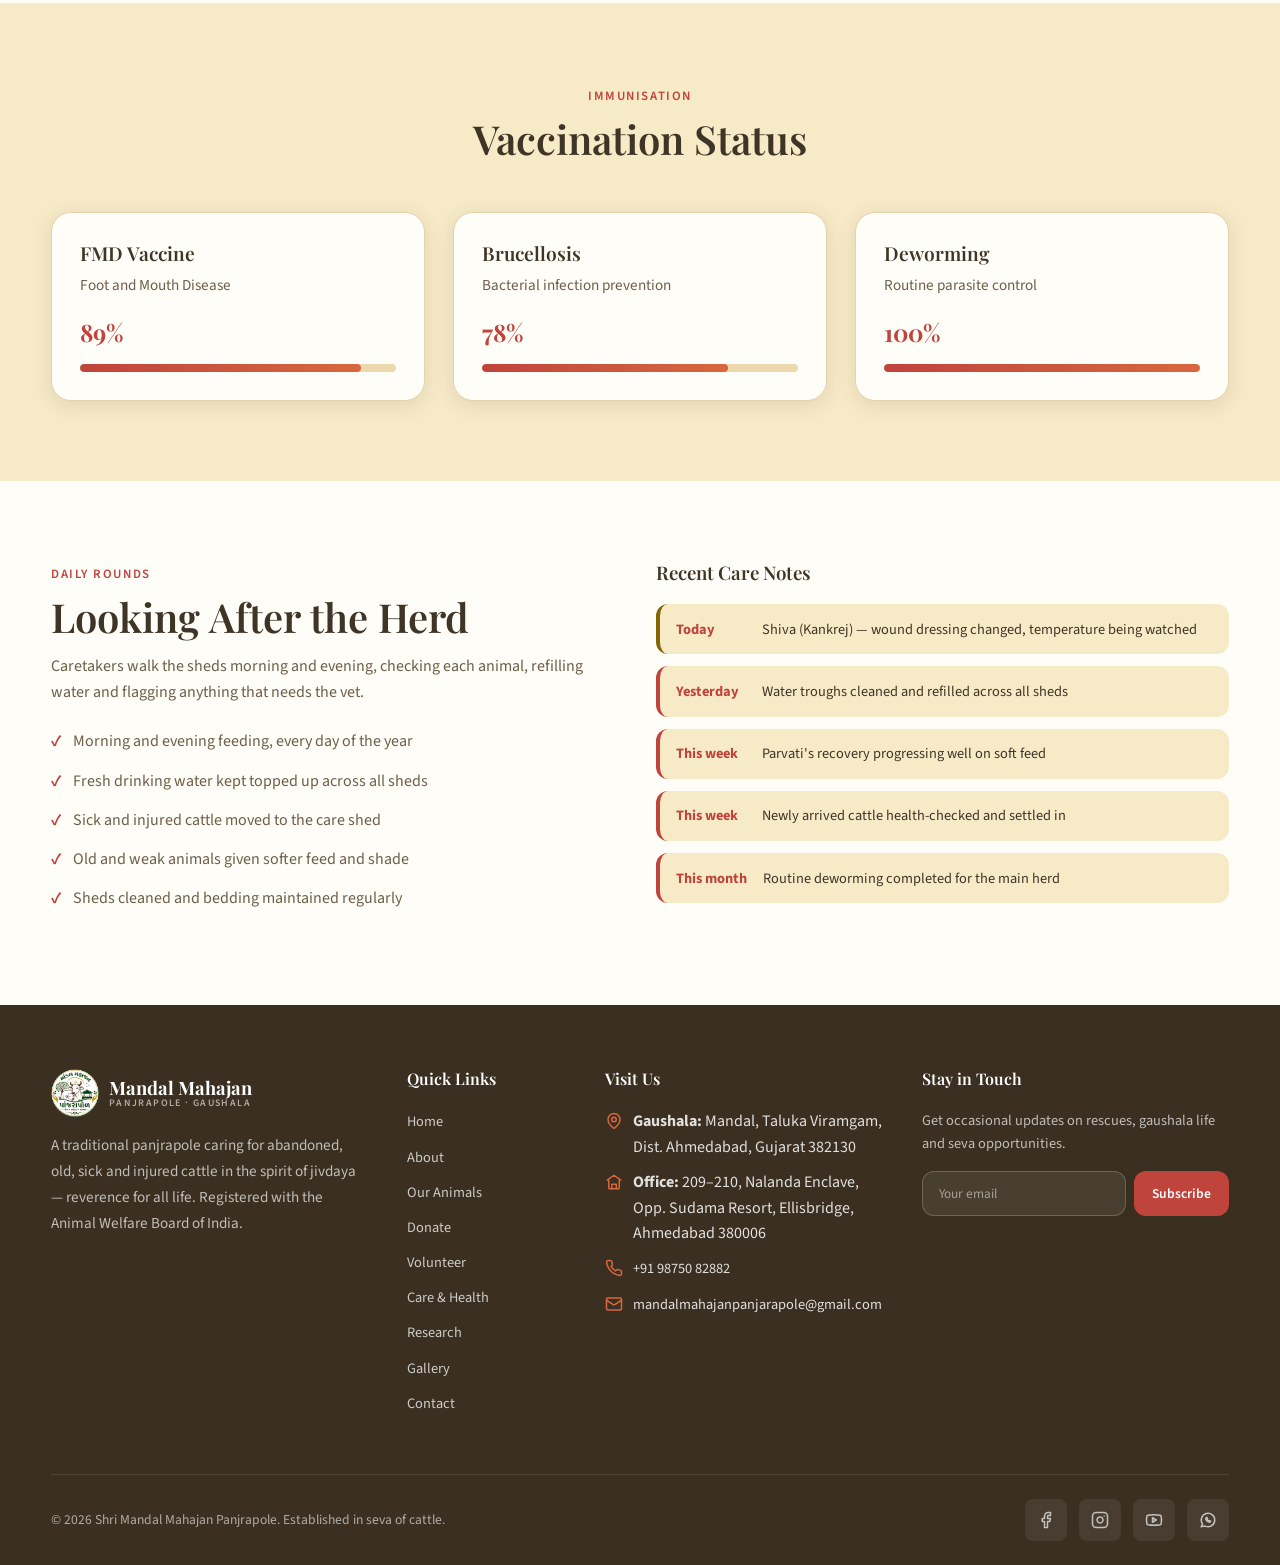
<file: monitoring.html>
<!DOCTYPE html>
<html lang="en">
<head>
  <meta charset="UTF-8">
  <meta name="viewport" content="width=device-width, initial-scale=1.0">
  <meta name="description" content="Herd health and daily care at Shri Mandal Mahajan Panjrapole — feeding schedules, vaccinations and health overview.">
  <title>Care & Health | Shri Mandal Mahajan Panjrapole</title>
  <link rel="stylesheet" href="css/style.css">
</head>
<body>
  <main>
    <header class="page-hero">
      <div class="container fade-in">
        <h1>Care & Health</h1>
        <p>How we look after the herd day to day — feeding, health checks and vaccinations.</p>
      </div>
    </header>

    <section class="section" aria-labelledby="overview-heading">
      <div class="container">
        <div class="section-header fade-in">
          <span class="section-label">Overview</span>
          <h2 id="overview-heading" class="section-title">Herd Health Summary</h2>
          <!-- TODO: figures below are representative — update with the panjrapole's real numbers -->
        </div>
        <div class="dashboard-grid fade-in">
          <div class="metric-card">
            <div class="metric-header">
              <h4>Overall Health</h4>
              <span style="color:var(--color-primary);">Good</span>
            </div>
            <div class="metric-value">94%</div>
            <div class="progress-bar"><div class="progress-fill" data-width="94"></div></div>
            <p style="font-size:0.85rem;color:var(--color-text-muted);margin-top:0.75rem;">Most of the herd is in good health</p>
          </div>
          <div class="metric-card">
            <div class="metric-header">
              <h4>Vaccination Coverage</h4>
            </div>
            <div class="metric-value">89%</div>
            <div class="progress-bar"><div class="progress-fill" data-width="89"></div></div>
            <p style="font-size:0.85rem;color:var(--color-text-muted);margin-top:0.75rem;">Next round scheduled soon</p>
          </div>
          <div class="metric-card">
            <div class="metric-header">
              <h4>Fed on Schedule</h4>
            </div>
            <div class="metric-value">100%</div>
            <div class="progress-bar"><div class="progress-fill" data-width="100"></div></div>
            <p style="font-size:0.85rem;color:var(--color-text-muted);margin-top:0.75rem;">All sheds fed today, morning and evening</p>
          </div>
          <div class="metric-card">
            <div class="metric-header">
              <h4>Under Treatment</h4>
            </div>
            <div class="metric-value" style="color:var(--color-earth);">18</div>
            <div class="progress-bar"><div class="progress-fill" data-width="4" style="background:var(--color-earth);"></div></div>
            <p style="font-size:0.85rem;color:var(--color-text-muted);margin-top:0.75rem;">Animals receiving special care</p>
          </div>
        </div>
      </div>
    </section>

    <section class="section" style="background:var(--bg-card);" aria-labelledby="feeding-heading">
      <div class="container">
        <div class="grid-2">
          <div class="fade-in">
            <span class="section-label">Daily Schedule</span>
            <h2 id="feeding-heading" class="section-title">Feeding Schedule</h2>
            <div class="schedule-list">
              <div class="schedule-item">
                <span class="schedule-time">06:00</span>
                <span class="schedule-detail">Morning green fodder for the main herd</span>
                <span class="schedule-status">Done</span>
              </div>
              <div class="schedule-item">
                <span class="schedule-time">08:00</span>
                <span class="schedule-detail">Calf shed — milk and feed for the young ones</span>
                <span class="schedule-status">Done</span>
              </div>
              <div class="schedule-item">
                <span class="schedule-time">12:00</span>
                <span class="schedule-detail">Midday dry fodder and mineral mix</span>
                <span class="schedule-status">Done</span>
              </div>
              <div class="schedule-item">
                <span class="schedule-time">16:00</span>
                <span class="schedule-detail">Evening fodder and fresh water</span>
                <span class="schedule-status">Active</span>
              </div>
              <div class="schedule-item">
                <span class="schedule-time">19:00</span>
                <span class="schedule-detail">Special diet for old and recovering cattle</span>
                <span class="schedule-status">Pending</span>
              </div>
            </div>
          </div>
          <div class="chart-container fade-in">
            <h3 style="margin-bottom:1rem;font-size:1.1rem;">Weekly Health Trend</h3>
            <div class="chart-bars" role="img" aria-label="Bar chart showing weekly health scores">
              <div>
                <div class="chart-bar" data-height="85" style="height:0%;"></div>
                <div class="chart-bar-label">Mon</div>
              </div>
              <div>
                <div class="chart-bar" data-height="92" style="height:0%;"></div>
                <div class="chart-bar-label">Tue</div>
              </div>
              <div>
                <div class="chart-bar" data-height="88" style="height:0%;"></div>
                <div class="chart-bar-label">Wed</div>
              </div>
              <div>
                <div class="chart-bar" data-height="95" style="height:0%;"></div>
                <div class="chart-bar-label">Thu</div>
              </div>
              <div>
                <div class="chart-bar" data-height="91" style="height:0%;"></div>
                <div class="chart-bar-label">Fri</div>
              </div>
              <div>
                <div class="chart-bar" data-height="94" style="height:0%;"></div>
                <div class="chart-bar-label">Sat</div>
              </div>
              <div>
                <div class="chart-bar" data-height="96" style="height:0%;"></div>
                <div class="chart-bar-label">Sun</div>
              </div>
            </div>
          </div>
        </div>
      </div>
    </section>

    <section class="section" aria-labelledby="vaccination-heading">
      <div class="container">
        <div class="section-header fade-in">
          <span class="section-label">Immunisation</span>
          <h2 id="vaccination-heading" class="section-title">Vaccination Status</h2>
        </div>
        <div class="grid-3 fade-in">
          <div class="card">
            <h3>FMD Vaccine</h3>
            <p style="color:var(--color-text-muted);margin:0.5rem 0 1rem;">Foot and Mouth Disease</p>
            <div class="metric-value" style="font-size:1.5rem;">89%</div>
            <div class="progress-bar"><div class="progress-fill" data-width="89"></div></div>
          </div>
          <div class="card">
            <h3>Brucellosis</h3>
            <p style="color:var(--color-text-muted);margin:0.5rem 0 1rem;">Bacterial infection prevention</p>
            <div class="metric-value" style="font-size:1.5rem;">78%</div>
            <div class="progress-bar"><div class="progress-fill" data-width="78"></div></div>
          </div>
          <div class="card">
            <h3>Deworming</h3>
            <p style="color:var(--color-text-muted);margin:0.5rem 0 1rem;">Routine parasite control</p>
            <div class="metric-value" style="font-size:1.5rem;">100%</div>
            <div class="progress-bar"><div class="progress-fill" data-width="100"></div></div>
          </div>
        </div>
      </div>
    </section>

    <section class="section" style="background:var(--bg-card);" aria-labelledby="rounds-heading">
      <div class="container">
        <div class="grid-2">
          <div class="fade-in">
            <span class="section-label">Daily Rounds</span>
            <h2 id="rounds-heading" class="section-title">Looking After the Herd</h2>
            <p style="color:var(--color-text-muted);margin-bottom:1.5rem;">Caretakers walk the sheds morning and evening, checking each animal, refilling water and flagging anything that needs the vet.</p>
            <ul class="benefit-list">
              <li>Morning and evening feeding, every day of the year</li>
              <li>Fresh drinking water kept topped up across all sheds</li>
              <li>Sick and injured cattle moved to the care shed</li>
              <li>Old and weak animals given softer feed and shade</li>
              <li>Sheds cleaned and bedding maintained regularly</li>
            </ul>
          </div>
          <div class="fade-in">
            <h3 style="margin-bottom:1.25rem;">Recent Care Notes</h3>
            <div class="schedule-list">
              <div class="schedule-item" style="border-left-color:#856404;">
                <span class="schedule-time">Today</span>
                <span class="schedule-detail">Shiva (Kankrej) — wound dressing changed, temperature being watched</span>
              </div>
              <div class="schedule-item">
                <span class="schedule-time">Yesterday</span>
                <span class="schedule-detail">Water troughs cleaned and refilled across all sheds</span>
              </div>
              <div class="schedule-item">
                <span class="schedule-time">This week</span>
                <span class="schedule-detail">Parvati's recovery progressing well on soft feed</span>
              </div>
              <div class="schedule-item">
                <span class="schedule-time">This week</span>
                <span class="schedule-detail">Newly arrived cattle health-checked and settled in</span>
              </div>
              <div class="schedule-item">
                <span class="schedule-time">This month</span>
                <span class="schedule-detail">Routine deworming completed for the main herd</span>
              </div>
            </div>
          </div>
        </div>
      </div>
    </section>
  </main>

  <script src="js/components.js"></script>
  <script src="js/main.js"></script>
  <script src="js/monitoring.js"></script>
</body>
</html>
</file>
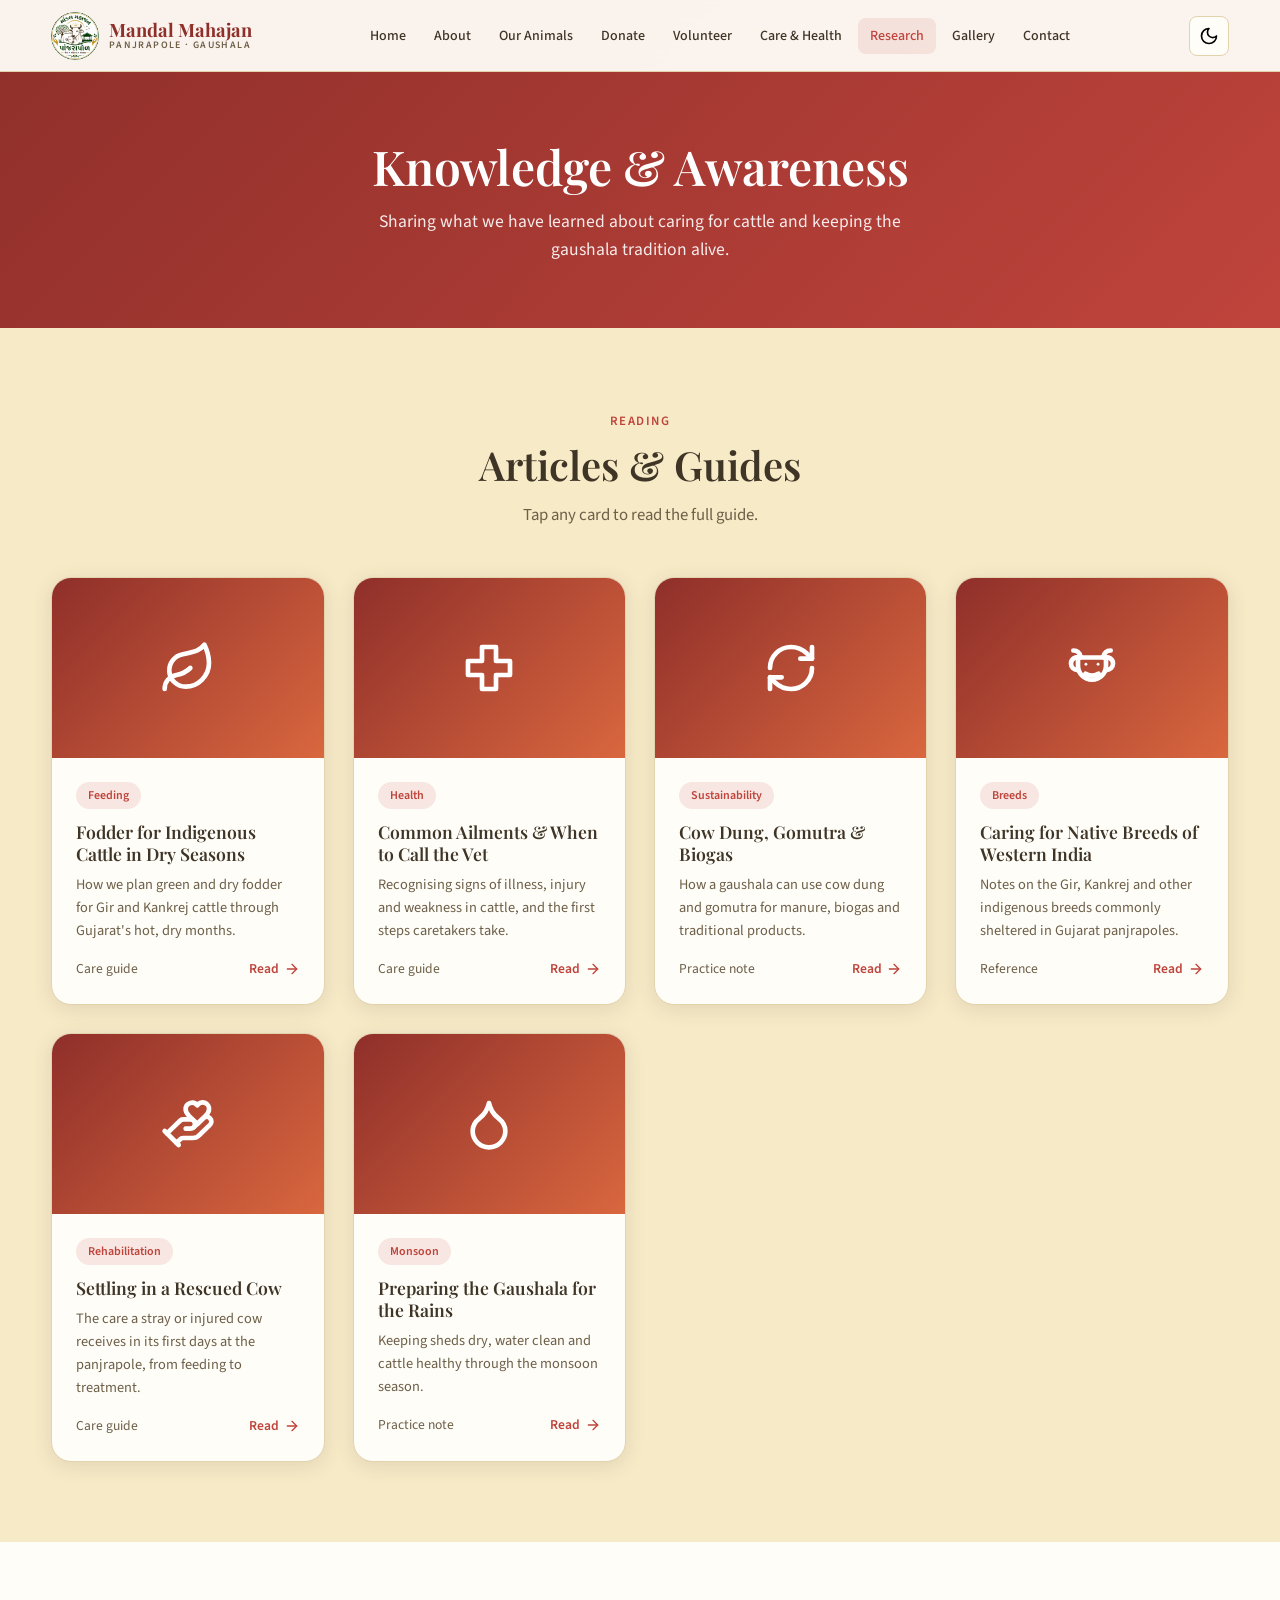
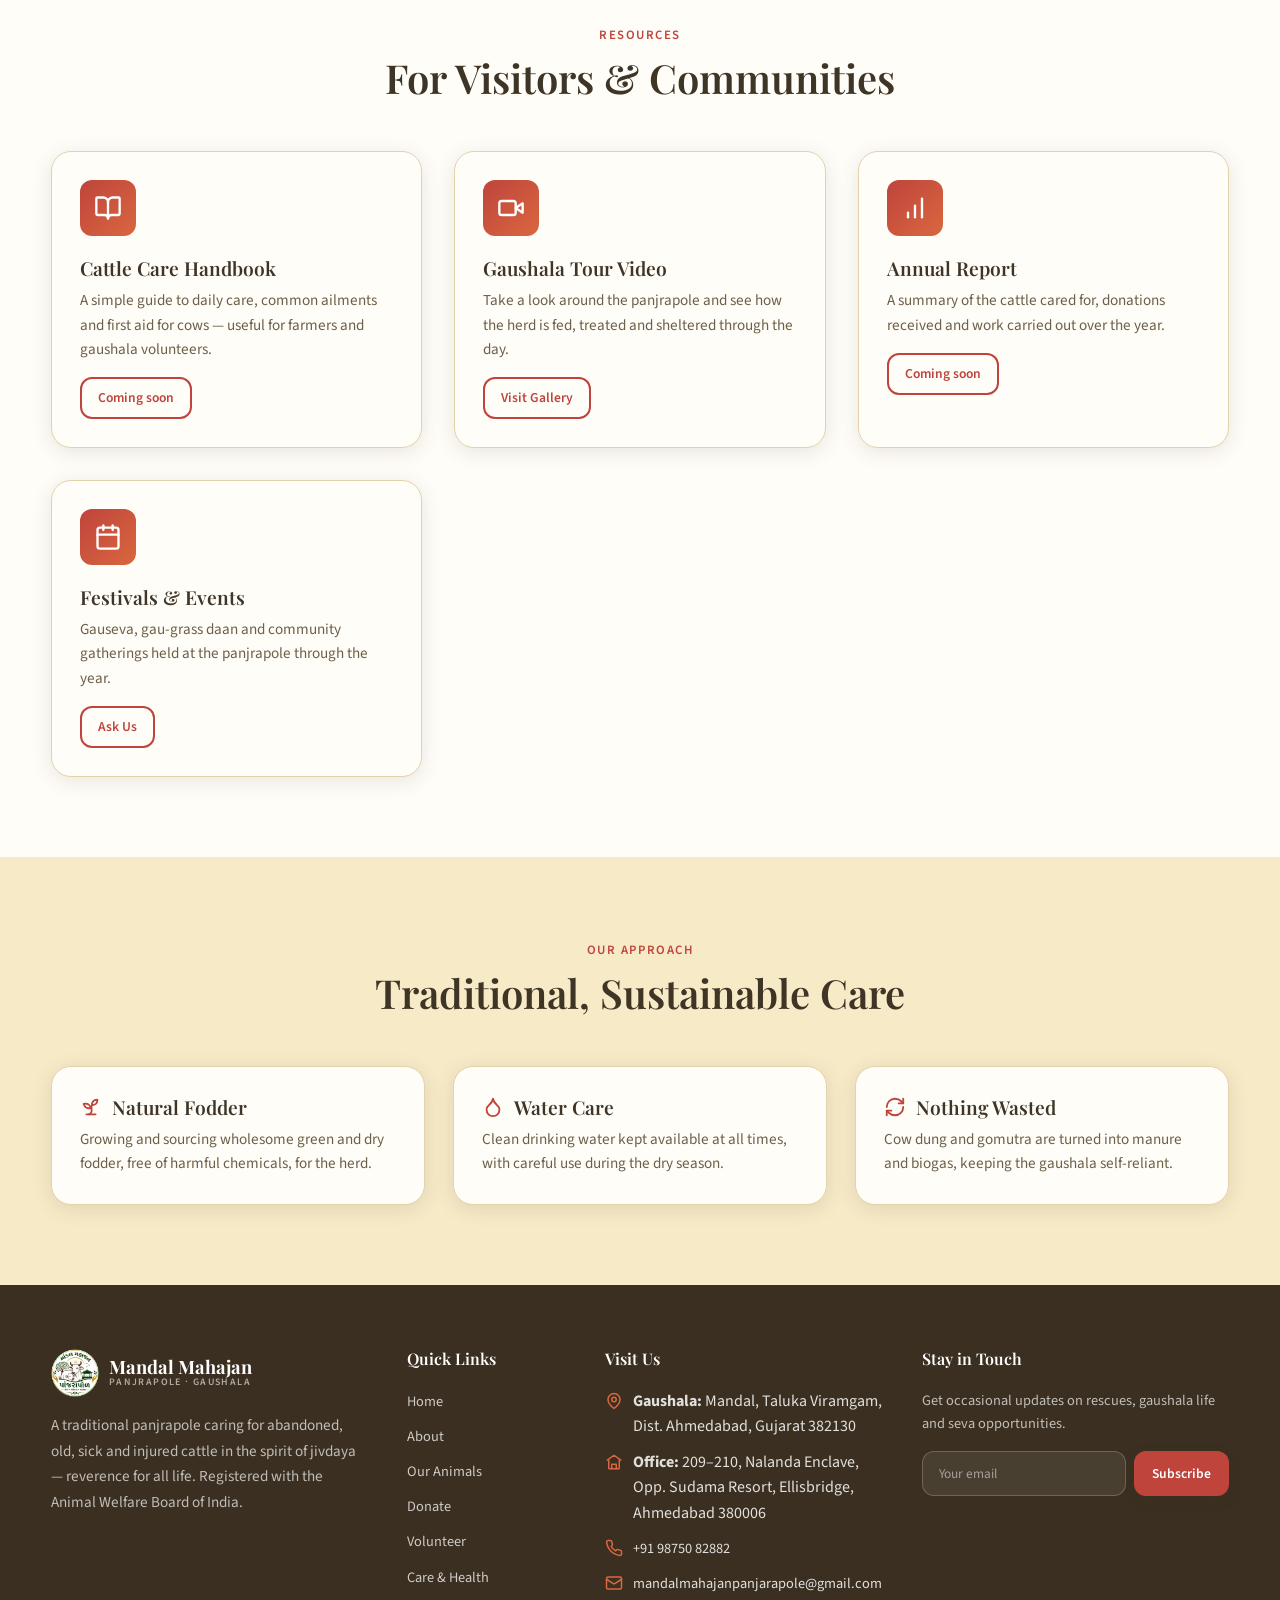
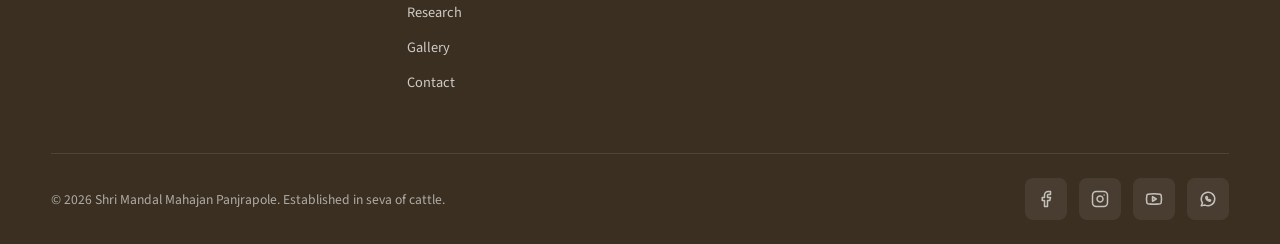
<file: research.html>
<!DOCTYPE html>
<html lang="en">
<head>
  <meta charset="UTF-8">
  <meta name="viewport" content="width=device-width, initial-scale=1.0">
  <meta name="description" content="Knowledge and awareness from Shri Mandal Mahajan Panjrapole — cattle care, traditional gaushala practices and resources.">
  <title>Knowledge | Shri Mandal Mahajan Panjrapole</title>
  <link rel="stylesheet" href="css/style.css">
</head>
<body>
  <main>
    <header class="page-hero">
      <div class="container fade-in">
        <h1>Knowledge & Awareness</h1>
        <p>Sharing what we have learned about caring for cattle and keeping the gaushala tradition alive.</p>
      </div>
    </header>

    <section class="section" aria-labelledby="articles-heading">
      <div class="container">
        <div class="section-header fade-in">
          <span class="section-label">Reading</span>
          <h2 id="articles-heading" class="section-title">Articles & Guides</h2>
          <p class="section-desc">Tap any card to read the full guide.</p>
        </div>
        <div class="grid-3">
          <article class="research-card fade-in" data-article>
            <div class="research-thumb" aria-hidden="true"><svg class="icon"><use href="#mm-leaf"></use></svg></div>
            <div class="research-body">
              <span class="research-tag">Feeding</span>
              <h3>Fodder for Indigenous Cattle in Dry Seasons</h3>
              <p>How we plan green and dry fodder for Gir and Kankrej cattle through Gujarat's hot, dry months.</p>
              <div class="research-meta">
                <span>Care guide</span>
                <button class="article-open" type="button">Read<svg class="icon"><use href="#mm-arrowRight"></use></svg></button>
              </div>
            </div>
            <template class="article-full">
              <span class="article-kicker">Feeding</span>
              <h2>Fodder for Indigenous Cattle in Dry Seasons</h2>
              <p>During Gujarat's hot, dry months green fodder becomes scarce, so the gaushala plans ahead. Dry fodder (suko charo) such as wheat straw and dry grass is stored in advance, and green fodder like lucerne (rajko) and maize is given whenever it is available.</p>
              <p>A balanced daily ration mixes plenty of roughage with a small amount of concentrate and a mineral mixture, to make up for the nutrients that dry fodder lacks. Clean drinking water is kept available at all times, because cattle drink far more in the heat.</p>
              <p>Old, weak and sick animals are given softer, more easily digestible feed. Changes in feed are made gradually — a sudden change can upset a cow's digestion.</p>
            </template>
          </article>

          <article class="research-card fade-in" data-article>
            <div class="research-thumb" aria-hidden="true"><svg class="icon"><use href="#mm-cross"></use></svg></div>
            <div class="research-body">
              <span class="research-tag">Health</span>
              <h3>Common Ailments & When to Call the Vet</h3>
              <p>Recognising signs of illness, injury and weakness in cattle, and the first steps caretakers take.</p>
              <div class="research-meta">
                <span>Care guide</span>
                <button class="article-open" type="button">Read<svg class="icon"><use href="#mm-arrowRight"></use></svg></button>
              </div>
            </div>
            <template class="article-full">
              <span class="article-kicker">Health</span>
              <h2>Common Ailments &amp; When to Call the Vet</h2>
              <p>Caretakers watch for the early signs of illness: loss of appetite, reduced chewing of the cud, dull eyes, nasal discharge, limping, a swollen belly, or a drop in dung and urine output. Catching these early makes treatment far easier.</p>
              <p>Minor wounds are cleaned and dressed promptly to prevent infection and fly-strike (maggots), which are common in the warm season. Hoof problems and lameness are also checked early, before they worsen.</p>
              <p>A veterinarian is called for high fever, severe bloat, difficulty breathing, an animal that is off its feed for a long time, non-healing wounds, or any sudden collapse. Timely veterinary care greatly improves the chance of recovery.</p>
            </template>
          </article>

          <article class="research-card fade-in" data-article>
            <div class="research-thumb" aria-hidden="true"><svg class="icon"><use href="#mm-recycle"></use></svg></div>
            <div class="research-body">
              <span class="research-tag">Sustainability</span>
              <h3>Cow Dung, Gomutra &amp; Biogas</h3>
              <p>How a gaushala can use cow dung and gomutra for manure, biogas and traditional products.</p>
              <div class="research-meta">
                <span>Practice note</span>
                <button class="article-open" type="button">Read<svg class="icon"><use href="#mm-arrowRight"></use></svg></button>
              </div>
            </div>
            <template class="article-full">
              <span class="article-kicker">Sustainability</span>
              <h2>Cow Dung, Gomutra &amp; Biogas</h2>
              <p>Cow dung and gomutra (cow urine) are valuable resources in a traditional gaushala. Dung is composted into organic manure (khatar) that enriches farm soil naturally, without chemical fertilisers.</p>
              <p>A biogas (gobar gas) plant can turn fresh dung into clean cooking gas, while the leftover slurry becomes an excellent fertiliser. This reduces fuel costs and gives the dung a second useful life.</p>
              <p>Gomutra is traditionally used in natural farming preparations and panchgavya products. Putting these by-products to good use keeps the gaushala cleaner and more self-reliant.</p>
            </template>
          </article>

          <article class="research-card fade-in" data-article>
            <div class="research-thumb" aria-hidden="true"><svg class="icon"><use href="#mm-cow"></use></svg></div>
            <div class="research-body">
              <span class="research-tag">Breeds</span>
              <h3>Caring for Native Breeds of Western India</h3>
              <p>Notes on the Gir, Kankrej and other indigenous breeds commonly sheltered in Gujarat panjrapoles.</p>
              <div class="research-meta">
                <span>Reference</span>
                <button class="article-open" type="button">Read<svg class="icon"><use href="#mm-arrowRight"></use></svg></button>
              </div>
            </div>
            <template class="article-full">
              <span class="article-kicker">Breeds</span>
              <h2>Caring for Native Breeds of Western India</h2>
              <p>Gujarat is home to hardy indigenous breeds such as Gir and Kankrej. These desi cattle are well suited to the local climate and can tolerate heat and modest feed far better than many other breeds.</p>
              <p>They are valued for their resilience and gentle temperament. In a panjrapole the aim is not milk yield but lifelong care, so even old and unproductive animals are kept comfortable for the rest of their lives.</p>
              <p>Caring for native breeds also helps conserve valuable local genetics. Caretakers note each animal's breed, age and temperament so it can be given suitable feed and gentle handling.</p>
            </template>
          </article>

          <article class="research-card fade-in" data-article>
            <div class="research-thumb" aria-hidden="true"><svg class="icon"><use href="#mm-handHeart"></use></svg></div>
            <div class="research-body">
              <span class="research-tag">Rehabilitation</span>
              <h3>Settling in a Rescued Cow</h3>
              <p>The care a stray or injured cow receives in its first days at the panjrapole, from feeding to treatment.</p>
              <div class="research-meta">
                <span>Care guide</span>
                <button class="article-open" type="button">Read<svg class="icon"><use href="#mm-arrowRight"></use></svg></button>
              </div>
            </div>
            <template class="article-full">
              <span class="article-kicker">Rehabilitation</span>
              <h2>Settling in a Rescued Cow</h2>
              <p>A newly rescued or surrendered cow is first examined for injuries, weakness and signs of disease. It is kept separately for a few days so it can be watched closely and does not pass any infection to the rest of the herd.</p>
              <p>Feeding begins gently — small amounts of easily digestible fodder and clean water — before moving to a normal ration. Wounds are treated and the animal is given quiet space to rest and regain strength.</p>
              <p>Once it is healthy and calm, the cow is slowly introduced to the main herd. Patient, gentle handling helps a frightened animal learn to trust its caretakers.</p>
            </template>
          </article>

          <article class="research-card fade-in" data-article>
            <div class="research-thumb" aria-hidden="true"><svg class="icon"><use href="#mm-droplet"></use></svg></div>
            <div class="research-body">
              <span class="research-tag">Monsoon</span>
              <h3>Preparing the Gaushala for the Rains</h3>
              <p>Keeping sheds dry, water clean and cattle healthy through the monsoon season.</p>
              <div class="research-meta">
                <span>Practice note</span>
                <button class="article-open" type="button">Read<svg class="icon"><use href="#mm-arrowRight"></use></svg></button>
              </div>
            </div>
            <template class="article-full">
              <span class="article-kicker">Monsoon</span>
              <h2>Preparing the Gaushala for the Rains</h2>
              <p>Before the monsoon, sheds are repaired and drainage is cleared so the cattle always have dry ground to stand and lie on. Damp, muddy conditions quickly lead to hoof problems and skin infections.</p>
              <p>Fodder is stored in dry, covered areas to stop it going mouldy, as mouldy feed can make cattle seriously ill. Water sources are checked and kept clean to avoid contamination.</p>
              <p>Vaccination and deworming are planned around the season, because parasites and certain diseases spread more easily during the wet months.</p>
            </template>
          </article>
        </div>
      </div>
    </section>

    <section class="section" style="background:var(--bg-card);" aria-labelledby="resources-heading">
      <div class="container">
        <div class="section-header fade-in">
          <span class="section-label">Resources</span>
          <h2 id="resources-heading" class="section-title">For Visitors & Communities</h2>
        </div>
        <div class="grid-2">
          <div class="card fade-in">
            <div class="card-icon" aria-hidden="true"><svg class="icon"><use href="#mm-book"></use></svg></div>
            <h3>Cattle Care Handbook</h3>
            <p>A simple guide to daily care, common ailments and first aid for cows — useful for farmers and gaushala volunteers.</p>
            <a href="#" class="btn btn-outline btn-sm" style="margin-top:1rem;">Coming soon</a>
          </div>
          <div class="card fade-in">
            <div class="card-icon" aria-hidden="true"><svg class="icon"><use href="#mm-video"></use></svg></div>
            <h3>Gaushala Tour Video</h3>
            <p>Take a look around the panjrapole and see how the herd is fed, treated and sheltered through the day.</p>
            <a href="gallery.html" class="btn btn-outline btn-sm" style="margin-top:1rem;">Visit Gallery</a>
          </div>
          <div class="card fade-in">
            <div class="card-icon" aria-hidden="true"><svg class="icon"><use href="#mm-barChart"></use></svg></div>
            <h3>Annual Report</h3>
            <p>A summary of the cattle cared for, donations received and work carried out over the year.</p>
            <a href="#" class="btn btn-outline btn-sm" style="margin-top:1rem;">Coming soon</a>
          </div>
          <div class="card fade-in">
            <div class="card-icon" aria-hidden="true"><svg class="icon"><use href="#mm-calendar"></use></svg></div>
            <h3>Festivals & Events</h3>
            <p>Gauseva, gau-grass daan and community gatherings held at the panjrapole through the year.</p>
            <a href="contact.html" class="btn btn-outline btn-sm" style="margin-top:1rem;">Ask Us</a>
          </div>
        </div>
      </div>
    </section>

    <section class="section" aria-labelledby="practices-heading">
      <div class="container">
        <div class="section-header fade-in">
          <span class="section-label">Our Approach</span>
          <h2 id="practices-heading" class="section-title">Traditional, Sustainable Care</h2>
        </div>
        <div class="grid-3">
          <div class="card fade-in">
            <h3 style="display:flex;align-items:center;gap:0.6rem;"><svg class="icon" style="width:22px;height:22px;color:var(--color-primary);"><use href="#mm-sprout"></use></svg> Natural Fodder</h3>
            <p>Growing and sourcing wholesome green and dry fodder, free of harmful chemicals, for the herd.</p>
          </div>
          <div class="card fade-in">
            <h3 style="display:flex;align-items:center;gap:0.6rem;"><svg class="icon" style="width:22px;height:22px;color:var(--color-primary);"><use href="#mm-droplet"></use></svg> Water Care</h3>
            <p>Clean drinking water kept available at all times, with careful use during the dry season.</p>
          </div>
          <div class="card fade-in">
            <h3 style="display:flex;align-items:center;gap:0.6rem;"><svg class="icon" style="width:22px;height:22px;color:var(--color-primary);"><use href="#mm-recycle"></use></svg> Nothing Wasted</h3>
            <p>Cow dung and gomutra are turned into manure and biogas, keeping the gaushala self-reliant.</p>
          </div>
        </div>
      </div>
    </section>
  </main>

  <div class="article-modal" id="articleModal" role="dialog" aria-modal="true" aria-label="Article" aria-hidden="true">
    <div class="article-modal-box">
      <button class="article-modal-close" id="articleClose" aria-label="Close article">&times;</button>
      <div class="article-modal-content" id="articleContent"></div>
    </div>
  </div>

  <script src="js/components.js"></script>
  <script src="js/main.js"></script>
  <script src="js/research.js"></script>
</body>
</html>
</file>
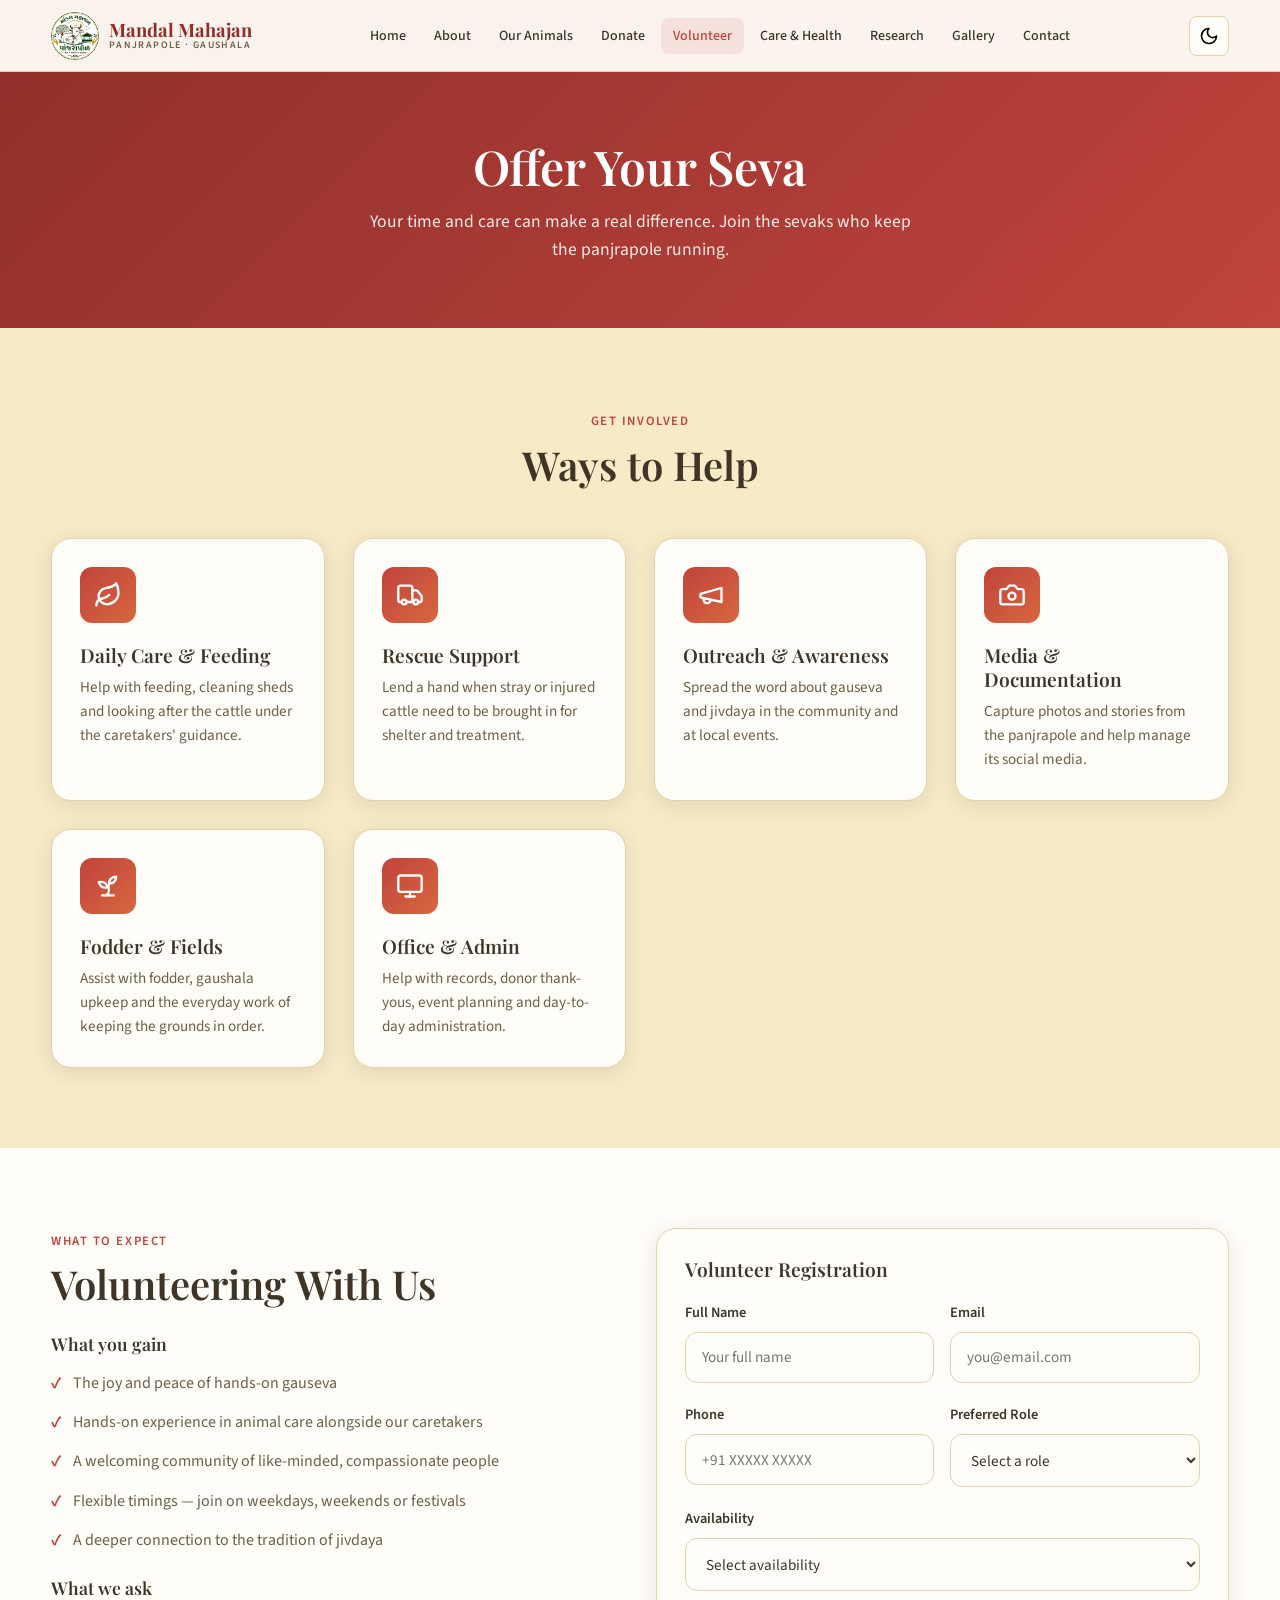
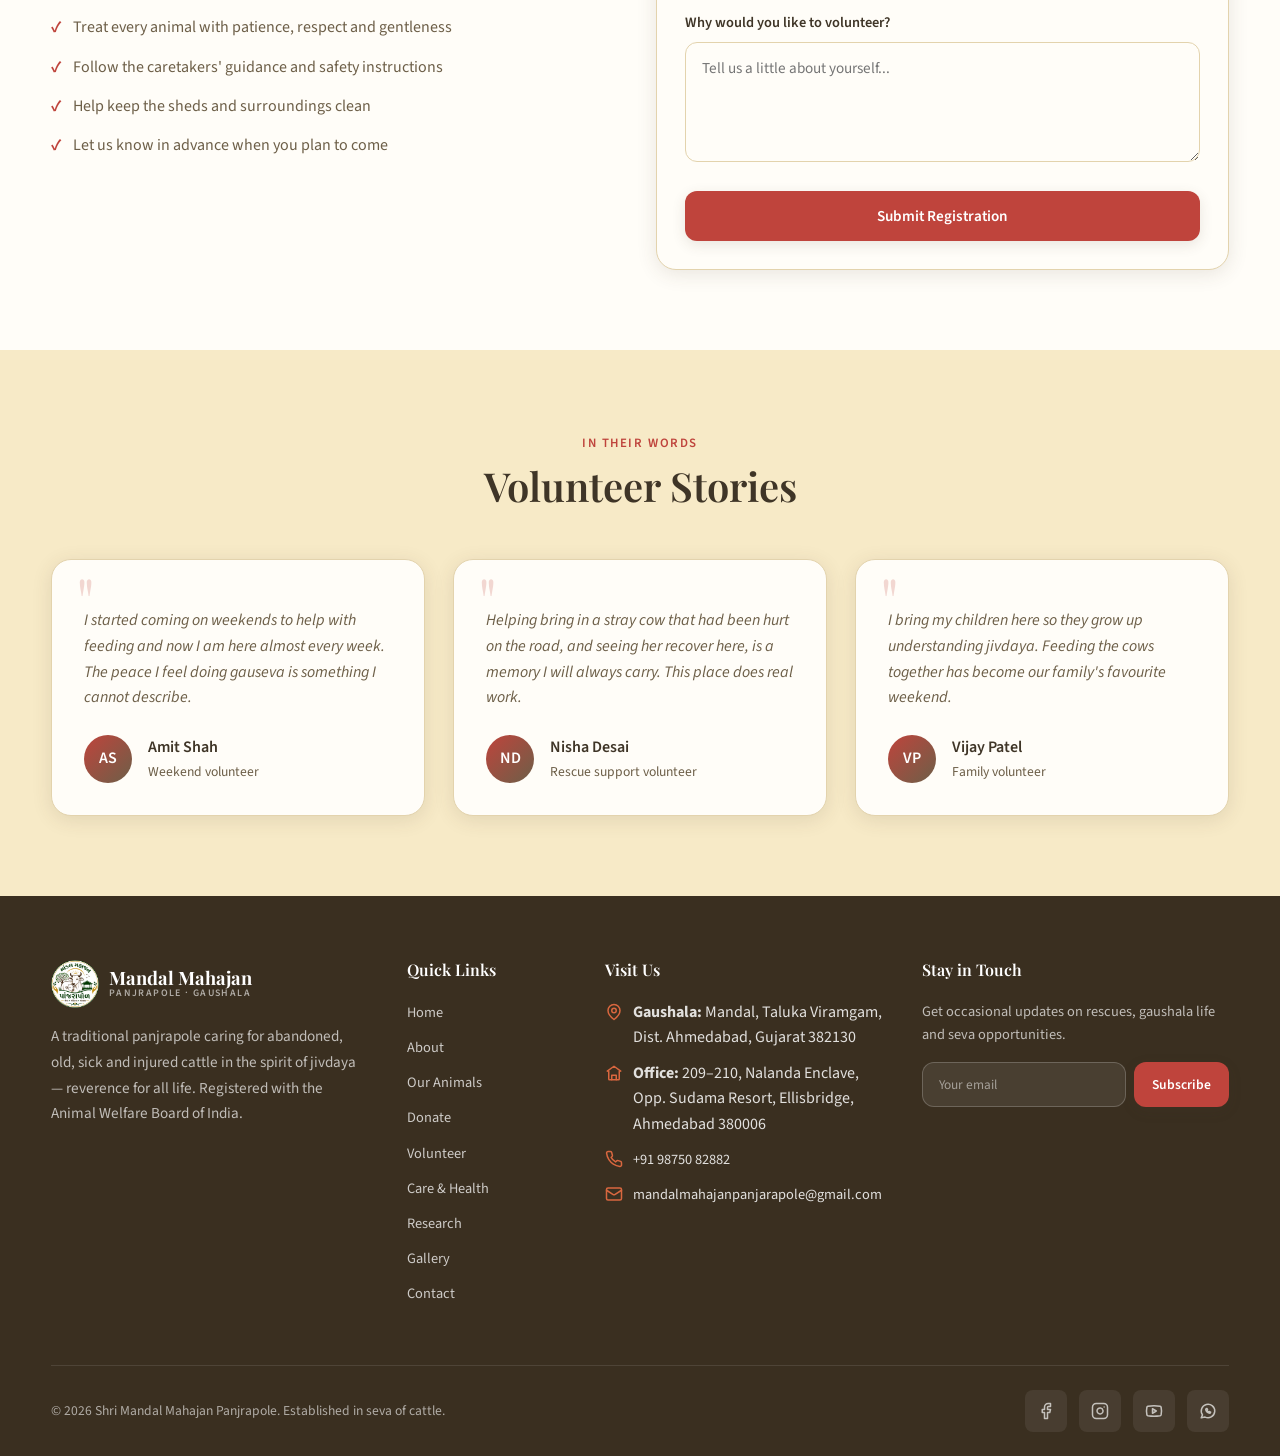
<file: volunteers.html>
<!DOCTYPE html>
<html lang="en">
<head>
  <meta charset="UTF-8">
  <meta name="viewport" content="width=device-width, initial-scale=1.0">
  <meta name="description" content="Volunteer and offer seva at Shri Mandal Mahajan Panjrapole — help feed, care for and support our cattle.">
  <title>Volunteer | Shri Mandal Mahajan Panjrapole</title>
  <link rel="stylesheet" href="css/style.css">
</head>
<body>
  <main>
    <header class="page-hero">
      <div class="container fade-in">
        <h1>Offer Your Seva</h1>
        <p>Your time and care can make a real difference. Join the sevaks who keep the panjrapole running.</p>
      </div>
    </header>

    <section class="section" aria-labelledby="opportunities-heading">
      <div class="container">
        <div class="section-header fade-in">
          <span class="section-label">Get Involved</span>
          <h2 id="opportunities-heading" class="section-title">Ways to Help</h2>
        </div>
        <div class="grid-3">
          <article class="card fade-in">
            <div class="card-icon" aria-hidden="true"><svg class="icon"><use href="#mm-leaf"></use></svg></div>
            <h3>Daily Care & Feeding</h3>
            <p>Help with feeding, cleaning sheds and looking after the cattle under the caretakers' guidance.</p>
          </article>
          <article class="card fade-in">
            <div class="card-icon" aria-hidden="true"><svg class="icon"><use href="#mm-truck"></use></svg></div>
            <h3>Rescue Support</h3>
            <p>Lend a hand when stray or injured cattle need to be brought in for shelter and treatment.</p>
          </article>
          <article class="card fade-in">
            <div class="card-icon" aria-hidden="true"><svg class="icon"><use href="#mm-megaphone"></use></svg></div>
            <h3>Outreach & Awareness</h3>
            <p>Spread the word about gauseva and jivdaya in the community and at local events.</p>
          </article>
          <article class="card fade-in">
            <div class="card-icon" aria-hidden="true"><svg class="icon"><use href="#mm-camera"></use></svg></div>
            <h3>Media & Documentation</h3>
            <p>Capture photos and stories from the panjrapole and help manage its social media.</p>
          </article>
          <article class="card fade-in">
            <div class="card-icon" aria-hidden="true"><svg class="icon"><use href="#mm-sprout"></use></svg></div>
            <h3>Fodder & Fields</h3>
            <p>Assist with fodder, gaushala upkeep and the everyday work of keeping the grounds in order.</p>
          </article>
          <article class="card fade-in">
            <div class="card-icon" aria-hidden="true"><svg class="icon"><use href="#mm-monitor"></use></svg></div>
            <h3>Office & Admin</h3>
            <p>Help with records, donor thank-yous, event planning and day-to-day administration.</p>
          </article>
        </div>
      </div>
    </section>

    <section class="section" style="background: var(--bg-card);" aria-labelledby="benefits-heading">
      <div class="container">
        <div class="grid-2">
          <div class="fade-in">
            <span class="section-label">What to Expect</span>
            <h2 id="benefits-heading" class="section-title">Volunteering With Us</h2>
            <h3 style="margin:1.5rem 0 1rem;font-size:1.1rem;">What you gain</h3>
            <ul class="benefit-list">
              <li>The joy and peace of hands-on gauseva</li>
              <li>Hands-on experience in animal care alongside our caretakers</li>
              <li>A welcoming community of like-minded, compassionate people</li>
              <li>Flexible timings — join on weekdays, weekends or festivals</li>
              <li>A deeper connection to the tradition of jivdaya</li>
            </ul>
            <h3 style="margin:1.5rem 0 1rem;font-size:1.1rem;">What we ask</h3>
            <ul class="benefit-list">
              <li>Treat every animal with patience, respect and gentleness</li>
              <li>Follow the caretakers' guidance and safety instructions</li>
              <li>Help keep the sheds and surroundings clean</li>
              <li>Let us know in advance when you plan to come</li>
            </ul>
          </div>
          <div class="card fade-in">
            <h3 style="margin-bottom:1.25rem;">Volunteer Registration</h3>
            <form id="volunteerForm" aria-label="Volunteer registration form">
              <div class="form-row">
                <div class="form-group">
                  <label for="vName">Full Name</label>
                  <input type="text" id="vName" name="name" required placeholder="Your full name">
                </div>
                <div class="form-group">
                  <label for="vEmail">Email</label>
                  <input type="email" id="vEmail" name="email" required placeholder="you@email.com">
                </div>
              </div>
              <div class="form-row">
                <div class="form-group">
                  <label for="vPhone">Phone</label>
                  <input type="tel" id="vPhone" name="phone" required placeholder="+91 XXXXX XXXXX">
                </div>
                <div class="form-group">
                  <label for="vRole">Preferred Role</label>
                  <select id="vRole" name="role" required>
                    <option value="">Select a role</option>
                    <option value="care">Daily Care & Feeding</option>
                    <option value="rescue">Rescue Support</option>
                    <option value="outreach">Outreach & Awareness</option>
                    <option value="media">Media & Documentation</option>
                    <option value="fodder">Fodder & Fields</option>
                    <option value="admin">Office & Admin</option>
                  </select>
                </div>
              </div>
              <div class="form-group">
                <label for="vAvailability">Availability</label>
                <select id="vAvailability" name="availability" required>
                  <option value="">Select availability</option>
                  <option value="weekday">Weekdays</option>
                  <option value="weekend">Weekends</option>
                  <option value="both">Both</option>
                  <option value="festivals">Festivals & special days</option>
                </select>
              </div>
              <div class="form-group">
                <label for="vMessage">Why would you like to volunteer?</label>
                <textarea id="vMessage" name="message" placeholder="Tell us a little about yourself..."></textarea>
              </div>
              <button type="submit" class="btn btn-primary" style="width:100%;">Submit Registration</button>
            </form>
          </div>
        </div>
      </div>
    </section>

    <section class="section" aria-labelledby="stories-heading">
      <div class="container">
        <div class="section-header fade-in">
          <span class="section-label">In their words</span>
          <h2 id="stories-heading" class="section-title">Volunteer Stories</h2>
        </div>
        <div class="grid-3">
          <blockquote class="testimonial-card fade-in">
            <p class="testimonial-text">I started coming on weekends to help with feeding and now I am here almost every week. The peace I feel doing gauseva is something I cannot describe.</p>
            <footer class="testimonial-author">
              <div class="testimonial-avatar">AS</div>
              <div>
                <div class="testimonial-name">Amit Shah</div>
                <div class="testimonial-role">Weekend volunteer</div>
              </div>
            </footer>
          </blockquote>
          <blockquote class="testimonial-card fade-in">
            <p class="testimonial-text">Helping bring in a stray cow that had been hurt on the road, and seeing her recover here, is a memory I will always carry. This place does real work.</p>
            <footer class="testimonial-author">
              <div class="testimonial-avatar">ND</div>
              <div>
                <div class="testimonial-name">Nisha Desai</div>
                <div class="testimonial-role">Rescue support volunteer</div>
              </div>
            </footer>
          </blockquote>
          <blockquote class="testimonial-card fade-in">
            <p class="testimonial-text">I bring my children here so they grow up understanding jivdaya. Feeding the cows together has become our family's favourite weekend.</p>
            <footer class="testimonial-author">
              <div class="testimonial-avatar">VP</div>
              <div>
                <div class="testimonial-name">Vijay Patel</div>
                <div class="testimonial-role">Family volunteer</div>
              </div>
            </footer>
          </blockquote>
        </div>
      </div>
    </section>
  </main>

  <script src="js/components.js"></script>
  <script src="js/main.js"></script>
</body>
</html>
</file>
<file: css/style.css>
/* Mandal Mahajan – Main Stylesheet */

@import url('https://fonts.googleapis.com/css2?family=Playfair+Display:wght@500;600;700&family=Source+Sans+3:wght@300;400;500;600;700&display=swap');
@import url('variables.css?v=2');

*, *::before, *::after {
  box-sizing: border-box;
  margin: 0;
  padding: 0;
}

html {
  scroll-behavior: smooth;
  font-size: 16px;
}

body {
  font-family: var(--font-body);
  color: var(--color-text);
  background: var(--bg-body);
  line-height: 1.6;
  overflow-x: hidden;
  transition: background var(--transition), color var(--transition);
}

img {
  max-width: 100%;
  height: auto;
  display: block;
}

a {
  color: var(--color-primary);
  text-decoration: none;
  transition: color var(--transition);
}

a:hover {
  color: var(--color-primary-light);
}

ul {
  list-style: none;
}

h1, h2, h3, h4, h5, h6 {
  font-family: var(--font-heading);
  line-height: 1.25;
  font-weight: 600;
}

.container {
  width: min(1200px, 92%);
  margin-inline: auto;
}

.section {
  padding: 5rem 0;
}

.section-header {
  text-align: center;
  max-width: 640px;
  margin: 0 auto 3rem;
}

.section-label {
  display: inline-block;
  font-size: 0.8rem;
  font-weight: 600;
  letter-spacing: 0.12em;
  text-transform: uppercase;
  color: var(--color-primary);
  margin-bottom: 0.5rem;
}

.section-title {
  font-size: clamp(1.75rem, 4vw, 2.5rem);
  margin-bottom: 0.75rem;
}

.section-desc {
  color: var(--color-text-muted);
  font-size: 1.05rem;
}

/* Loading Screen */
.loader {
  position: fixed;
  inset: 0;
  z-index: 9999;
  background: radial-gradient(circle at 50% 35%, var(--color-primary), var(--color-primary-dark) 70%);
  display: flex;
  align-items: center;
  justify-content: center;
  transition: opacity 0.45s ease, visibility 0.45s ease;
}

.loader.hidden {
  opacity: 0;
  visibility: hidden;
  pointer-events: none;
}

.loader-inner {
  display: flex;
  flex-direction: column;
  align-items: center;
  text-align: center;
  animation: fadeInUp 0.5s ease both;
}

.loader-badge {
  width: 104px;
  height: 104px;
  border-radius: 50%;
  display: flex;
  align-items: center;
  justify-content: center;
  overflow: hidden;
  background: #fff;
  box-shadow: 0 6px 20px rgba(0, 0, 0, 0.25);
  margin-bottom: 1.25rem;
}

.loader-badge img {
  width: 100%;
  height: 100%;
  object-fit: contain;
}

.loader-logo {
  font-family: var(--font-heading);
  font-size: 1.6rem;
  font-weight: 600;
  color: var(--color-white);
  letter-spacing: 0.02em;
}

.loader-tagline {
  margin-top: 0.4rem;
  font-size: 0.72rem;
  font-weight: 600;
  letter-spacing: 0.22em;
  text-transform: uppercase;
  color: rgba(255, 255, 255, 0.7);
}

.loader-spinner {
  width: 34px;
  height: 34px;
  margin-top: 2rem;
  border: 2px solid rgba(255, 255, 255, 0.25);
  border-top-color: var(--color-white);
  border-radius: 50%;
  animation: spin 0.7s linear infinite;
}

@keyframes spin {
  to { transform: rotate(360deg); }
}

@keyframes fadeInUp {
  from {
    opacity: 0;
    transform: translateY(16px);
  }
  to {
    opacity: 1;
    transform: translateY(0);
  }
}

/* Navigation */
.navbar {
  position: fixed;
  top: 0;
  left: 0;
  right: 0;
  z-index: 1000;
  height: var(--nav-height);
  background: var(--bg-nav);
  backdrop-filter: blur(12px);
  border-bottom: 1px solid var(--color-border);
  transition: box-shadow var(--transition), background var(--transition);
}

.navbar.scrolled {
  box-shadow: 0 4px 24px var(--color-shadow);
}

.nav-container {
  display: flex;
  align-items: center;
  justify-content: space-between;
  height: 100%;
  width: min(1200px, 92%);
  margin-inline: auto;
}

.logo {
  display: flex;
  align-items: center;
  gap: 0.6rem;
  font-family: var(--font-heading);
  font-size: 1.25rem;
  font-weight: 700;
  color: var(--color-primary-dark);
}

[data-theme="dark"] .logo {
  color: var(--color-primary-light);
}

.logo-icon {
  width: 48px;
  height: 48px;
  border-radius: 50%;
  display: flex;
  align-items: center;
  justify-content: center;
  flex-shrink: 0;
  overflow: hidden;
}

.logo-icon img {
  width: 100%;
  height: 100%;
  object-fit: contain;
}

.nav-menu {
  display: flex;
  align-items: center;
  gap: 0.25rem;
}

.nav-link {
  padding: 0.5rem 0.75rem;
  font-size: 0.875rem;
  font-weight: 500;
  color: var(--color-text);
  border-radius: var(--radius-sm);
  transition: background var(--transition), color var(--transition);
}

.nav-link:hover,
.nav-link.active {
  background: rgba(191, 68, 60, 0.1);
  color: var(--color-primary);
}

.nav-actions {
  display: flex;
  align-items: center;
  gap: 0.75rem;
}

.theme-toggle {
  width: 40px;
  height: 40px;
  border: 1px solid var(--color-border);
  border-radius: var(--radius-sm);
  background: var(--bg-card);
  cursor: pointer;
  display: flex;
  align-items: center;
  justify-content: center;
  font-size: 1.1rem;
  transition: background var(--transition), transform var(--transition);
}

.theme-toggle:hover {
  transform: scale(1.05);
}

.hamburger {
  display: none;
  flex-direction: column;
  gap: 5px;
  background: none;
  border: none;
  cursor: pointer;
  padding: 0.5rem;
}

.hamburger span {
  display: block;
  width: 24px;
  height: 2px;
  background: var(--color-text);
  border-radius: 2px;
  transition: var(--transition);
}

.hamburger.active span:nth-child(1) {
  transform: rotate(45deg) translate(5px, 5px);
}

.hamburger.active span:nth-child(2) {
  opacity: 0;
}

.hamburger.active span:nth-child(3) {
  transform: rotate(-45deg) translate(5px, -5px);
}

/* Buttons */
.btn {
  display: inline-flex;
  align-items: center;
  justify-content: center;
  gap: 0.5rem;
  padding: 0.75rem 1.5rem;
  font-family: var(--font-body);
  font-size: 0.95rem;
  font-weight: 600;
  border-radius: var(--radius-md);
  border: 2px solid transparent;
  cursor: pointer;
  transition: all var(--transition);
}

.btn-primary {
  background: var(--color-primary);
  color: var(--color-white);
  box-shadow: 0 4px 14px var(--color-shadow);
}

.btn-primary:hover {
  background: var(--color-primary-dark);
  transform: translateY(-2px);
  box-shadow: 0 8px 24px var(--color-shadow-hover);
  color: var(--color-white);
}

.btn-outline {
  background: transparent;
  color: var(--color-primary);
  border-color: var(--color-primary);
}

.btn-outline:hover {
  background: var(--color-primary);
  color: var(--color-white);
}

.btn-secondary {
  background: var(--color-earth);
  color: var(--color-white);
}

.btn-secondary:hover {
  background: var(--color-secondary);
  color: var(--color-white);
  transform: translateY(-2px);
}

.btn-sm {
  padding: 0.5rem 1rem;
  font-size: 0.85rem;
}

/* Hero */
.hero {
  position: relative;
  min-height: 100vh;
  display: flex;
  align-items: center;
  padding-top: var(--nav-height);
  background: linear-gradient(135deg, rgba(58, 47, 32, 0.82), rgba(143, 47, 42, 0.7)),
    url('../images/gallery/gau11.jpeg') center/cover no-repeat;
}

.hero-content {
  position: relative;
  z-index: 1;
  max-width: 720px;
  color: var(--color-white);
  padding: 3rem 0;
}

.hero-badge {
  display: inline-block;
  padding: 0.4rem 1rem;
  background: rgba(255, 255, 255, 0.15);
  backdrop-filter: blur(8px);
  border-radius: 50px;
  font-size: 0.85rem;
  font-weight: 500;
  margin-bottom: 1.5rem;
  border: 1px solid rgba(255, 255, 255, 0.2);
}

.hero-title {
  font-size: clamp(2.25rem, 6vw, 3.75rem);
  margin-bottom: 1.25rem;
  line-height: 1.15;
}

.hero-subtitle {
  font-size: clamp(1rem, 2.5vw, 1.25rem);
  opacity: 0.92;
  margin-bottom: 2rem;
  font-weight: 300;
  max-width: 560px;
}

.hero-buttons {
  display: flex;
  flex-wrap: wrap;
  gap: 1rem;
}

.hero .btn-outline {
  color: var(--color-white);
  border-color: var(--color-white);
}

.hero .btn-outline:hover {
  background: var(--color-white);
  color: var(--color-primary-dark);
}

.page-hero {
  padding: calc(var(--nav-height) + 4rem) 0 4rem;
  background: linear-gradient(135deg, var(--color-primary-dark), var(--color-primary));
  color: var(--color-white);
  text-align: center;
}

.page-hero h1 {
  font-size: clamp(2rem, 5vw, 3rem);
  margin-bottom: 0.75rem;
}

.page-hero p {
  opacity: 0.9;
  max-width: 560px;
  margin: 0 auto;
  font-size: 1.1rem;
}

/* Cards */
.card {
  background: var(--bg-card);
  border-radius: var(--radius-lg);
  padding: 1.75rem;
  box-shadow: 0 4px 20px var(--color-shadow);
  border: 1px solid var(--color-border);
  transition: transform var(--transition), box-shadow var(--transition);
}

.card:hover {
  transform: translateY(-4px);
  box-shadow: 0 12px 32px var(--color-shadow-hover);
}

.card-icon {
  width: 56px;
  height: 56px;
  background: linear-gradient(135deg, var(--color-primary), var(--color-primary-light));
  border-radius: var(--radius-md);
  display: flex;
  align-items: center;
  justify-content: center;
  font-size: 1.5rem;
  margin-bottom: 1.25rem;
}

.card h3 {
  font-size: 1.2rem;
  margin-bottom: 0.5rem;
}

.card p {
  color: var(--color-text-muted);
  font-size: 0.95rem;
}

/* Stats */
.stats-grid {
  display: grid;
  grid-template-columns: repeat(auto-fit, minmax(200px, 1fr));
  gap: 1.5rem;
}

.stat-card {
  text-align: center;
  padding: 2rem 1.5rem;
  background: var(--bg-card);
  border-radius: var(--radius-lg);
  box-shadow: 0 4px 20px var(--color-shadow);
  border: 1px solid var(--color-border);
  transition: transform var(--transition);
}

.stat-card:hover {
  transform: translateY(-4px);
}

.stat-number {
  font-family: var(--font-heading);
  font-size: 2.75rem;
  font-weight: 700;
  color: var(--color-primary);
  line-height: 1;
  margin-bottom: 0.5rem;
}

.stat-label {
  color: var(--color-text-muted);
  font-weight: 500;
  font-size: 0.95rem;
}

/* Grid Layouts */
.grid-2 {
  display: grid;
  grid-template-columns: repeat(auto-fit, minmax(280px, 1fr));
  gap: 2rem;
}

.grid-3 {
  display: grid;
  grid-template-columns: repeat(auto-fit, minmax(260px, 1fr));
  gap: 1.75rem;
}

.grid-4 {
  display: grid;
  grid-template-columns: repeat(auto-fit, minmax(220px, 1fr));
  gap: 1.5rem;
}

/* Animal Cards */
.animal-card {
  background: var(--bg-card);
  border-radius: var(--radius-lg);
  overflow: hidden;
  box-shadow: 0 4px 20px var(--color-shadow);
  border: 1px solid var(--color-border);
  transition: transform var(--transition), box-shadow var(--transition);
}

.animal-card:hover {
  transform: translateY(-6px);
  box-shadow: 0 16px 40px var(--color-shadow-hover);
}

.animal-card-image {
  position: relative;
  height: 220px;
  overflow: hidden;
  background: var(--color-beige-dark);
}

.animal-card-image img {
  width: 100%;
  height: 100%;
  object-fit: cover;
  transition: transform 0.5s ease;
}

.animal-card:hover .animal-card-image img {
  transform: scale(1.06);
}

.animal-status {
  position: absolute;
  top: 1rem;
  right: 1rem;
  padding: 0.35rem 0.85rem;
  border-radius: 50px;
  font-size: 0.75rem;
  font-weight: 600;
  text-transform: uppercase;
  letter-spacing: 0.05em;
}

.status-healthy {
  background: #d8f3dc;
  color: #1b4332;
}

.status-recovering {
  background: #fff3cd;
  color: #856404;
}

.status-critical {
  background: #f8d7da;
  color: #721c24;
}

.animal-card-body {
  padding: 1.5rem;
}

.animal-card-body h3 {
  font-size: 1.25rem;
  margin-bottom: 0.25rem;
}

.animal-breed {
  color: var(--color-primary);
  font-weight: 600;
  font-size: 0.9rem;
  margin-bottom: 0.75rem;
}

.animal-meta {
  display: flex;
  flex-wrap: wrap;
  gap: 0.75rem;
  margin-bottom: 1rem;
}

.animal-meta span {
  font-size: 0.85rem;
  color: var(--color-text-muted);
  display: flex;
  align-items: center;
  gap: 0.35rem;
}

.animal-card-body p {
  font-size: 0.9rem;
  color: var(--color-text-muted);
  margin-bottom: 0.5rem;
}

/* Testimonials */
.testimonial-card {
  background: var(--bg-card);
  border-radius: var(--radius-lg);
  padding: 2rem;
  box-shadow: 0 4px 20px var(--color-shadow);
  border: 1px solid var(--color-border);
  position: relative;
}

.testimonial-card::before {
  content: '"';
  font-family: var(--font-heading);
  font-size: 4rem;
  color: var(--color-primary);
  opacity: 0.2;
  position: absolute;
  top: 0.5rem;
  left: 1.5rem;
  line-height: 1;
}

.testimonial-text {
  font-style: italic;
  color: var(--color-text-muted);
  margin-bottom: 1.5rem;
  padding-top: 1rem;
}

.testimonial-author {
  display: flex;
  align-items: center;
  gap: 1rem;
}

.testimonial-avatar {
  width: 48px;
  height: 48px;
  border-radius: 50%;
  background: linear-gradient(135deg, var(--color-primary), var(--color-earth));
  display: flex;
  align-items: center;
  justify-content: center;
  color: white;
  font-weight: 600;
}

.testimonial-name {
  font-weight: 600;
}

.testimonial-role {
  font-size: 0.85rem;
  color: var(--color-text-muted);
}

/* Updates / News */
.update-card {
  display: flex;
  gap: 1.25rem;
  background: var(--bg-card);
  border-radius: var(--radius-lg);
  padding: 1.25rem;
  box-shadow: 0 4px 16px var(--color-shadow);
  border: 1px solid var(--color-border);
  transition: transform var(--transition);
}

.update-card:hover {
  transform: translateX(4px);
}

.update-date {
  flex-shrink: 0;
  width: 60px;
  text-align: center;
  padding: 0.5rem;
  background: var(--color-primary);
  color: white;
  border-radius: var(--radius-sm);
}

.update-date .day {
  font-size: 1.5rem;
  font-weight: 700;
  line-height: 1;
}

.update-date .month {
  font-size: 0.75rem;
  text-transform: uppercase;
}

.update-content h4 {
  font-size: 1rem;
  margin-bottom: 0.35rem;
}

.update-content p {
  font-size: 0.9rem;
  color: var(--color-text-muted);
}

/* Forms */
.form-group {
  margin-bottom: 1.25rem;
}

.form-group label {
  display: block;
  font-weight: 600;
  margin-bottom: 0.5rem;
  font-size: 0.9rem;
}

.form-group input,
.form-group select,
.form-group textarea {
  width: 100%;
  padding: 0.85rem 1rem;
  border: 1px solid var(--color-border);
  border-radius: var(--radius-md);
  font-family: var(--font-body);
  font-size: 0.95rem;
  background: var(--bg-card);
  color: var(--color-text);
  transition: border-color var(--transition), box-shadow var(--transition);
}

.form-group input:focus,
.form-group select:focus,
.form-group textarea:focus {
  outline: none;
  border-color: var(--color-primary);
  box-shadow: 0 0 0 3px rgba(191, 68, 60, 0.15);
}

.form-group textarea {
  min-height: 120px;
  resize: vertical;
}

.form-row {
  display: grid;
  grid-template-columns: repeat(auto-fit, minmax(200px, 1fr));
  gap: 1rem;
}

/* Timeline */
.timeline {
  position: relative;
  max-width: 800px;
  margin: 0 auto;
  padding-left: 2rem;
}

.timeline::before {
  content: '';
  position: absolute;
  left: 0;
  top: 0;
  bottom: 0;
  width: 3px;
  background: linear-gradient(to bottom, var(--color-primary), var(--color-primary-light));
  border-radius: 3px;
}

.timeline-item {
  position: relative;
  padding-bottom: 2.5rem;
  padding-left: 2rem;
}

.timeline-item::before {
  content: '';
  position: absolute;
  left: -2rem;
  top: 0.35rem;
  width: 14px;
  height: 14px;
  background: var(--color-primary);
  border: 3px solid var(--bg-body);
  border-radius: 50%;
  transform: translateX(-5.5px);
}

.timeline-year {
  font-family: var(--font-heading);
  font-size: 1.25rem;
  color: var(--color-primary);
  font-weight: 700;
  margin-bottom: 0.35rem;
}

.timeline-item h4 {
  margin-bottom: 0.35rem;
}

.timeline-item p {
  color: var(--color-text-muted);
  font-size: 0.95rem;
}

/* Team */
.team-card {
  text-align: center;
  background: var(--bg-card);
  border-radius: var(--radius-lg);
  padding: 2rem 1.5rem;
  box-shadow: 0 4px 20px var(--color-shadow);
  border: 1px solid var(--color-border);
  transition: transform var(--transition);
}

.team-card:hover {
  transform: translateY(-4px);
}

.team-avatar {
  width: 100px;
  height: 100px;
  border-radius: 50%;
  margin: 0 auto 1rem;
  background: linear-gradient(135deg, var(--color-beige-dark), var(--color-primary-light));
  display: flex;
  align-items: center;
  justify-content: center;
  font-size: 2rem;
  overflow: hidden;
}

.team-avatar img {
  width: 100%;
  height: 100%;
  object-fit: cover;
}

.team-card h4 {
  margin-bottom: 0.25rem;
}

.team-role {
  color: var(--color-primary);
  font-size: 0.9rem;
  font-weight: 600;
  margin-bottom: 0.75rem;
}

.team-card p {
  font-size: 0.9rem;
  color: var(--color-text-muted);
}

/* Donation */
.donation-amounts {
  display: flex;
  flex-wrap: wrap;
  gap: 1rem;
  justify-content: center;
  margin-bottom: 2rem;
}

.amount-card {
  padding: 1.25rem 2rem;
  background: var(--bg-card);
  border: 2px solid var(--color-border);
  border-radius: var(--radius-md);
  cursor: pointer;
  text-align: center;
  transition: all var(--transition);
  min-width: 120px;
}

.amount-card:hover,
.amount-card.selected {
  border-color: var(--color-primary);
  background: rgba(191, 68, 60, 0.08);
  transform: translateY(-2px);
}

.amount-card .amount {
  font-family: var(--font-heading);
  font-size: 1.5rem;
  font-weight: 700;
  color: var(--color-primary);
}

.amount-card .impact {
  font-size: 0.8rem;
  color: var(--color-text-muted);
  margin-top: 0.25rem;
}

.qr-placeholder {
  width: 180px;
  height: 180px;
  background: var(--bg-card);
  border: 2px dashed var(--color-border);
  border-radius: var(--radius-md);
  display: flex;
  align-items: center;
  justify-content: center;
  margin: 0 auto;
  color: var(--color-text-muted);
  font-size: 0.85rem;
  text-align: center;
  padding: 1rem;
}

.fund-usage {
  display: flex;
  flex-direction: column;
  gap: 1rem;
}

.fund-item {
  display: flex;
  align-items: center;
  gap: 1rem;
}

.fund-bar {
  flex: 1;
  height: 10px;
  background: var(--color-beige-dark);
  border-radius: 50px;
  overflow: hidden;
}

.fund-bar-fill {
  height: 100%;
  background: linear-gradient(90deg, var(--color-primary), var(--color-primary-light));
  border-radius: 50px;
  transition: width 1s ease;
}

.fund-label {
  min-width: 140px;
  font-weight: 600;
  font-size: 0.9rem;
}

.fund-percent {
  min-width: 40px;
  text-align: right;
  font-weight: 700;
  color: var(--color-primary);
}

/* Monitoring Dashboard */
.dashboard-grid {
  display: grid;
  grid-template-columns: repeat(auto-fit, minmax(300px, 1fr));
  gap: 1.5rem;
}

.metric-card {
  background: var(--bg-card);
  border-radius: var(--radius-lg);
  padding: 1.5rem;
  box-shadow: 0 4px 20px var(--color-shadow);
  border: 1px solid var(--color-border);
}

.metric-header {
  display: flex;
  justify-content: space-between;
  align-items: center;
  margin-bottom: 1rem;
}

.metric-header h4 {
  font-size: 1rem;
}

.metric-value {
  font-family: var(--font-heading);
  font-size: 2rem;
  font-weight: 700;
  color: var(--color-primary);
}

.progress-bar {
  height: 8px;
  background: var(--color-beige-dark);
  border-radius: 50px;
  overflow: hidden;
  margin-top: 0.75rem;
}

.progress-fill {
  height: 100%;
  background: linear-gradient(90deg, var(--color-primary), var(--color-primary-light));
  border-radius: 50px;
  transition: width 1.2s ease;
}

.chart-container {
  background: var(--bg-card);
  border-radius: var(--radius-lg);
  padding: 1.5rem;
  box-shadow: 0 4px 20px var(--color-shadow);
  border: 1px solid var(--color-border);
}

.chart-bars {
  display: flex;
  align-items: flex-end;
  justify-content: space-around;
  height: 180px;
  gap: 0.75rem;
  padding-top: 1rem;
}

.chart-bar {
  flex: 1;
  max-width: 48px;
  background: linear-gradient(to top, var(--color-primary-dark), var(--color-primary-light));
  border-radius: var(--radius-sm) var(--radius-sm) 0 0;
  transition: height 1s ease;
  position: relative;
}

.chart-bar-label {
  text-align: center;
  font-size: 0.75rem;
  color: var(--color-text-muted);
  margin-top: 0.5rem;
}

.schedule-list {
  display: flex;
  flex-direction: column;
  gap: 0.75rem;
}

.schedule-item {
  display: flex;
  align-items: center;
  gap: 1rem;
  padding: 0.85rem 1rem;
  background: var(--color-beige);
  border-radius: var(--radius-md);
  border-left: 4px solid var(--color-primary);
}

[data-theme="dark"] .schedule-item {
  background: rgba(191, 68, 60, 0.1);
}

.schedule-time {
  font-weight: 700;
  color: var(--color-primary);
  min-width: 70px;
  font-size: 0.9rem;
}

.schedule-detail {
  flex: 1;
  font-size: 0.9rem;
}

.schedule-status {
  font-size: 0.75rem;
  padding: 0.25rem 0.6rem;
  border-radius: 50px;
  background: #d8f3dc;
  color: #1b4332;
  font-weight: 600;
}

.gps-map-placeholder {
  height: 280px;
  background: linear-gradient(135deg, var(--color-beige-dark), var(--color-beige));
  border-radius: var(--radius-lg);
  display: flex;
  align-items: center;
  justify-content: center;
  border: 2px dashed var(--color-border);
  color: var(--color-text-muted);
  font-size: 0.95rem;
  position: relative;
  overflow: hidden;
}

.gps-dot {
  position: absolute;
  width: 16px;
  height: 16px;
  background: var(--color-primary);
  border-radius: 50%;
  border: 3px solid white;
  box-shadow: 0 0 0 4px rgba(191, 68, 60, 0.3);
  animation: pulse 2s infinite;
}

.gps-dot:nth-child(1) { top: 30%; left: 25%; animation-delay: 0s; }
.gps-dot:nth-child(2) { top: 55%; left: 60%; animation-delay: 0.5s; }
.gps-dot:nth-child(3) { top: 40%; left: 75%; animation-delay: 1s; }

@keyframes pulse {
  0%, 100% { box-shadow: 0 0 0 4px rgba(191, 68, 60, 0.3); }
  50% { box-shadow: 0 0 0 12px rgba(191, 68, 60, 0); }
}

/* Research */
.research-card {
  background: var(--bg-card);
  border-radius: var(--radius-lg);
  overflow: hidden;
  box-shadow: 0 4px 20px var(--color-shadow);
  border: 1px solid var(--color-border);
  transition: transform var(--transition);
}

.research-card:hover {
  transform: translateY(-4px);
}

.research-thumb {
  height: 180px;
  background: linear-gradient(135deg, var(--color-primary-dark), var(--color-primary-light));
  display: flex;
  align-items: center;
  justify-content: center;
  font-size: 3rem;
}

.research-body {
  padding: 1.5rem;
}

.research-tag {
  display: inline-block;
  padding: 0.25rem 0.75rem;
  background: rgba(191, 68, 60, 0.12);
  color: var(--color-primary);
  border-radius: 50px;
  font-size: 0.75rem;
  font-weight: 600;
  margin-bottom: 0.75rem;
}

.research-body h3 {
  font-size: 1.1rem;
  margin-bottom: 0.5rem;
}

.research-body p {
  font-size: 0.9rem;
  color: var(--color-text-muted);
  margin-bottom: 1rem;
}

.research-meta {
  display: flex;
  justify-content: space-between;
  align-items: center;
  font-size: 0.85rem;
  color: var(--color-text-muted);
}

/* Gallery */
.gallery-filters {
  display: flex;
  flex-wrap: wrap;
  gap: 0.75rem;
  justify-content: center;
  margin-bottom: 2rem;
}

.filter-btn {
  padding: 0.5rem 1.25rem;
  border: 1px solid var(--color-border);
  border-radius: 50px;
  background: var(--bg-card);
  color: var(--color-text);
  font-family: var(--font-body);
  font-size: 0.9rem;
  font-weight: 500;
  cursor: pointer;
  transition: all var(--transition);
}

.filter-btn:hover,
.filter-btn.active {
  background: var(--color-primary);
  color: white;
  border-color: var(--color-primary);
}

.gallery-grid {
  columns: 3;
  column-gap: 1rem;
}

.gallery-item {
  break-inside: avoid;
  margin-bottom: 1rem;
  border-radius: var(--radius-md);
  overflow: hidden;
  cursor: pointer;
  position: relative;
  box-shadow: 0 4px 16px var(--color-shadow);
}

.gallery-item img {
  width: 100%;
  display: block;
  transition: transform 0.5s ease;
}

.gallery-item:hover img {
  transform: scale(1.05);
}

.gallery-overlay {
  position: absolute;
  inset: 0;
  background: linear-gradient(to top, rgba(58, 47, 32, 0.8), transparent);
  display: flex;
  align-items: flex-end;
  padding: 1rem;
  opacity: 0;
  transition: opacity var(--transition);
}

.gallery-item:hover .gallery-overlay {
  opacity: 1;
}

.gallery-overlay span {
  color: white;
  font-weight: 600;
  font-size: 0.9rem;
}

.video-placeholder {
  aspect-ratio: 16/9;
  background: var(--color-primary-dark);
  display: flex;
  align-items: center;
  justify-content: center;
  color: white;
  font-size: 3rem;
  border-radius: var(--radius-md);
  cursor: pointer;
  transition: transform var(--transition);
  position: relative;
  overflow: hidden;
}

.video-placeholder:hover {
  transform: scale(1.02);
}

/* Lightbox */
.lightbox {
  position: fixed;
  inset: 0;
  z-index: 2000;
  background: rgba(0, 0, 0, 0.92);
  display: flex;
  align-items: center;
  justify-content: center;
  opacity: 0;
  visibility: hidden;
  transition: opacity var(--transition), visibility var(--transition);
}

.lightbox.active {
  opacity: 1;
  visibility: visible;
}

.lightbox img {
  max-width: 90%;
  max-height: 85vh;
  border-radius: var(--radius-md);
  box-shadow: 0 20px 60px rgba(0, 0, 0, 0.5);
}

.lightbox-close {
  position: absolute;
  top: 1.5rem;
  right: 1.5rem;
  width: 44px;
  height: 44px;
  border: none;
  background: rgba(255, 255, 255, 0.15);
  color: white;
  font-size: 1.5rem;
  border-radius: 50%;
  cursor: pointer;
  transition: background var(--transition);
}

.lightbox-close:hover {
  background: rgba(255, 255, 255, 0.3);
}

/* Contact */
.contact-grid {
  display: grid;
  grid-template-columns: 1fr 1.2fr;
  gap: 3rem;
}

.contact-info-item {
  display: flex;
  gap: 1rem;
  margin-bottom: 1.5rem;
}

.contact-icon {
  width: 48px;
  height: 48px;
  background: rgba(191, 68, 60, 0.12);
  border-radius: var(--radius-md);
  display: flex;
  align-items: center;
  justify-content: center;
  font-size: 1.25rem;
  flex-shrink: 0;
}

.contact-info-item h4 {
  font-size: 1rem;
  margin-bottom: 0.25rem;
}

.contact-info-item p {
  color: var(--color-text-muted);
  font-size: 0.95rem;
}

.map-placeholder {
  height: 280px;
  background: var(--color-beige-dark);
  border-radius: var(--radius-lg);
  display: flex;
  align-items: center;
  justify-content: center;
  border: 1px solid var(--color-border);
  color: var(--color-text-muted);
  margin-top: 1.5rem;
}

.social-links {
  display: flex;
  gap: 0.75rem;
  margin-top: 1rem;
}

.social-link {
  width: 42px;
  height: 42px;
  border-radius: var(--radius-sm);
  background: var(--color-primary);
  color: white;
  display: flex;
  align-items: center;
  justify-content: center;
  font-size: 1.1rem;
  transition: transform var(--transition), background var(--transition);
}

.social-link:hover {
  transform: translateY(-3px);
  background: var(--color-primary-dark);
  color: white;
}

/* Footer */
.footer {
  background: var(--bg-footer);
  color: rgba(255, 255, 255, 0.85);
  padding: 4rem 0 0;
}

.footer-grid {
  display: grid;
  grid-template-columns: 2fr 1fr 1fr 1.5fr;
  gap: 2.5rem;
  padding-bottom: 3rem;
  border-bottom: 1px solid rgba(255, 255, 255, 0.1);
}

.footer-brand .logo {
  color: white;
  margin-bottom: 1rem;
}

.footer-brand p {
  font-size: 0.95rem;
  opacity: 0.8;
  line-height: 1.7;
}

.footer h4 {
  color: white;
  font-size: 1rem;
  margin-bottom: 1.25rem;
}

.footer-links li {
  margin-bottom: 0.6rem;
}

.footer-links a {
  color: rgba(255, 255, 255, 0.75);
  font-size: 0.9rem;
  transition: color var(--transition);
}

.footer-links a:hover {
  color: white;
}

.newsletter-form {
  display: flex;
  gap: 0.5rem;
}

.newsletter-form input {
  flex: 1;
  padding: 0.75rem 1rem;
  border: 1px solid rgba(255, 255, 255, 0.2);
  border-radius: var(--radius-md);
  background: rgba(255, 255, 255, 0.08);
  color: white;
  font-family: var(--font-body);
}

.newsletter-form input::placeholder {
  color: rgba(255, 255, 255, 0.5);
}

.newsletter-form .btn {
  flex-shrink: 0;
}

.footer-bottom {
  display: flex;
  justify-content: space-between;
  align-items: center;
  padding: 1.5rem 0;
  font-size: 0.85rem;
  opacity: 0.7;
  flex-wrap: wrap;
  gap: 1rem;
}

.footer-bottom .social-links {
  margin-top: 0;
}

.footer .social-link {
  background: rgba(255, 255, 255, 0.1);
}

.footer .social-link:hover {
  background: var(--color-primary-light);
}

/* Scroll to Top */
.scroll-top {
  position: fixed;
  bottom: 2rem;
  right: 2rem;
  width: 48px;
  height: 48px;
  background: var(--color-primary);
  color: white;
  border: none;
  border-radius: 50%;
  cursor: pointer;
  font-size: 1.25rem;
  box-shadow: 0 4px 16px var(--color-shadow-hover);
  opacity: 0;
  visibility: hidden;
  transform: translateY(20px);
  transition: all var(--transition);
  z-index: 900;
}

.scroll-top.visible {
  opacity: 1;
  visibility: visible;
  transform: translateY(0);
}

.scroll-top:hover {
  background: var(--color-primary-dark);
  transform: translateY(-3px);
}

/* Animations */
.fade-in {
  opacity: 0;
  transform: translateY(24px);
  transition: opacity 0.6s ease, transform 0.6s ease;
}

.fade-in.visible {
  opacity: 1;
  transform: translateY(0);
}

/* Highlights strip */
.highlights-strip {
  background: var(--color-primary-dark);
  color: white;
  padding: 1.25rem 0;
}

.highlights-list {
  display: flex;
  flex-wrap: wrap;
  justify-content: center;
  gap: 2rem;
}

.highlights-list li {
  display: flex;
  align-items: center;
  gap: 0.5rem;
  font-size: 0.95rem;
  font-weight: 500;
}

/* Values */
.value-card {
  text-align: center;
  padding: 2rem 1.5rem;
}

.value-icon {
  font-size: 2.5rem;
  margin-bottom: 1rem;
}

/* Volunteer benefits */
.benefit-list li {
  display: flex;
  align-items: flex-start;
  gap: 0.75rem;
  margin-bottom: 0.85rem;
  color: var(--color-text-muted);
}

.benefit-list li::before {
  content: '✓';
  color: var(--color-primary);
  font-weight: 700;
  flex-shrink: 0;
}

/* Icons */
.icon {
  width: 24px;
  height: 24px;
  flex-shrink: 0;
  vertical-align: middle;
}

.logo-icon .icon { width: 27px; height: 27px; color: #fff; }
.card-icon .icon { width: 28px; height: 28px; color: #fff; }
.value-icon .icon { width: 30px; height: 30px; color: var(--color-primary); }
.contact-icon .icon { width: 22px; height: 22px; color: var(--color-primary); }
.research-thumb .icon { width: 56px; height: 56px; color: #fff; }
.theme-toggle .icon { width: 20px; height: 20px; }
.social-link .icon { width: 18px; height: 18px; }
.scroll-top .icon { width: 20px; height: 20px; }
.video-placeholder .icon { width: 54px; height: 54px; color: #fff; }
.btn .icon { width: 18px; height: 18px; }
.hero-badge .icon { width: 16px; height: 16px; }
.highlights-list .icon { width: 18px; height: 18px; }
.animal-meta .icon { width: 15px; height: 15px; color: var(--color-primary); }
.research-meta .icon { width: 16px; height: 16px; }
.benefit-list .icon { width: 18px; height: 18px; color: var(--color-primary); margin-top: 2px; }

/* Stacked wordmark logo */
.logo-text {
  display: flex;
  flex-direction: column;
  line-height: 1.1;
}

.logo-name {
  font-family: var(--font-heading);
  font-size: 1.15rem;
  font-weight: 700;
}

.logo-sub {
  font-family: var(--font-body);
  font-size: 0.62rem;
  font-weight: 600;
  letter-spacing: 0.14em;
  text-transform: uppercase;
  color: var(--color-text-muted);
}

.footer-brand .logo-name { color: #fff; }
.footer-brand .logo-sub { color: rgba(255, 255, 255, 0.6); }

/* Value cards — icon badge */
.value-icon {
  width: 64px;
  height: 64px;
  margin: 0 auto 1rem;
  border-radius: 50%;
  background: rgba(191, 68, 60, 0.1);
  display: flex;
  align-items: center;
  justify-content: center;
}

/* Payment cards (donation page) */
.pay-sub {
  font-size: 0.88rem;
  color: var(--color-text-muted);
}

.qr-box {
  display: inline-block;
  padding: 12px;
  margin: 1.25rem auto 1rem;
  background: #fff;
  border: 1px solid var(--color-border);
  border-radius: var(--radius-md);
  line-height: 0;
}

.qr-box img {
  width: 200px;
  height: 200px;
}

.upi-id {
  display: flex;
  flex-direction: column;
  gap: 0.15rem;
  padding: 0.65rem 1rem;
  background: rgba(191, 68, 60, 0.07);
  border-radius: var(--radius-md);
}

.upi-id span {
  font-size: 0.72rem;
  font-weight: 700;
  letter-spacing: 0.1em;
  text-transform: uppercase;
  color: var(--color-text-muted);
}

.upi-id strong {
  font-size: 1.02rem;
  color: var(--color-primary);
  word-break: break-all;
}

.bank-details {
  display: flex;
  flex-direction: column;
}

.bank-details li {
  display: flex;
  justify-content: space-between;
  gap: 1rem;
  padding: 0.7rem 0;
  border-bottom: 1px dashed var(--color-border);
  font-size: 0.92rem;
}

.bank-details li:last-child { border-bottom: none; }

.bank-details span {
  color: var(--color-text-muted);
  flex-shrink: 0;
}

.bank-details strong {
  text-align: right;
  color: var(--color-text);
}

.receipt-list {
  list-style: decimal;
  padding-left: 1.25rem;
  display: flex;
  flex-direction: column;
  gap: 0.6rem;
  color: var(--color-text-muted);
}

.receipt-list li { padding-left: 0.25rem; }
.receipt-list strong { color: var(--color-text); }

/* Daan scheme menu */
.scheme-card {
  max-width: 820px;
  margin: 0 auto;
  padding: 1rem 1.9rem 1.75rem;
}

.scheme-list {
  list-style: none;
  display: flex;
  flex-direction: column;
}

.scheme-item {
  display: grid;
  grid-template-columns: auto 1fr auto;
  align-items: center;
  gap: 1rem;
  padding: 0.85rem 0;
  border-bottom: 1px dashed var(--color-border);
}

.scheme-item:last-child { border-bottom: none; }

.scheme-no {
  font-family: var(--font-heading);
  font-weight: 700;
  color: var(--color-primary);
  font-size: 0.95rem;
  min-width: 1.6rem;
}

.scheme-name {
  color: var(--color-text);
  font-size: 0.97rem;
  line-height: 1.4;
}

.scheme-name small {
  display: block;
  color: var(--color-text-muted);
  font-size: 0.8rem;
  margin-top: 0.15rem;
}

.scheme-amount {
  justify-self: end;
  font-weight: 700;
  color: var(--color-primary-dark);
  white-space: nowrap;
  font-size: 1rem;
  background: var(--color-beige);
  padding: 0.3rem 0.7rem;
  border-radius: var(--radius-sm);
}

.scheme-note {
  margin-top: 1.4rem;
  text-align: center;
}

@media (max-width: 480px) {
  .scheme-card { padding: 0.75rem 1.1rem 1.4rem; }
  .scheme-item { gap: 0.6rem; }
  .scheme-name { font-size: 0.9rem; }
  .scheme-amount { font-size: 0.92rem; padding: 0.25rem 0.55rem; }
}

/* Trustee board directory */
.trustee-grid {
  display: grid;
  grid-template-columns: repeat(auto-fill, minmax(290px, 1fr));
  gap: 1.25rem;
}

.trustee-card {
  background: var(--bg-card);
  border: 1px solid var(--color-border);
  border-radius: var(--radius-md);
  padding: 1.2rem 1.35rem 1.3rem;
  box-shadow: 0 4px 18px var(--color-shadow);
  display: flex;
  flex-direction: column;
  gap: 0.55rem;
  transition: transform var(--transition), box-shadow var(--transition);
}

.trustee-card:hover {
  transform: translateY(-3px);
  box-shadow: 0 10px 28px var(--color-shadow-hover);
}

.trustee-card.is-lead {
  border-top: 3px solid var(--color-primary);
}

.trustee-card-top {
  display: flex;
  align-items: center;
  justify-content: space-between;
  gap: 0.75rem;
}

.trustee-card .t-no {
  font-family: var(--font-heading);
  color: var(--color-secondary);
  font-weight: 700;
  font-size: 0.9rem;
}

.trustee-role {
  display: inline-block;
  font-size: 0.7rem;
  font-weight: 700;
  text-transform: uppercase;
  letter-spacing: 0.05em;
  color: var(--color-primary-dark);
  background: var(--color-beige);
  padding: 0.22rem 0.65rem;
  border-radius: 999px;
}

.trustee-name {
  font-weight: 700;
  color: var(--color-text);
  font-size: 1.02rem;
  line-height: 1.3;
  margin: 0;
}

.trustee-line {
  display: flex;
  align-items: flex-start;
  gap: 0.55rem;
  font-size: 0.9rem;
  color: var(--color-text-muted);
  line-height: 1.45;
}

.trustee-line .icon {
  width: 16px;
  height: 16px;
  color: var(--color-primary);
  flex-shrink: 0;
  margin-top: 0.18rem;
}

.trustee-line a {
  color: var(--color-text);
  font-weight: 600;
}

.trustee-line a:hover { color: var(--color-primary); }

.contact-method-list {
  display: flex;
  flex-direction: column;
  gap: 0.95rem;
}

.contact-method-list li {
  display: flex;
  align-items: center;
  gap: 0.65rem;
  font-size: 0.95rem;
  color: var(--color-text);
}

.contact-method-list .icon {
  width: 20px;
  height: 20px;
  color: var(--color-primary);
  flex-shrink: 0;
}

.contact-method-list a {
  color: var(--color-text);
  word-break: break-word;
}

.contact-method-list a:hover { color: var(--color-primary); }

/* Research article reader */
.research-card[data-article] { cursor: pointer; }

.article-open {
  display: inline-flex;
  align-items: center;
  gap: 0.3rem;
  padding: 0;
  background: none;
  border: none;
  cursor: pointer;
  font-family: var(--font-body);
  font-size: 0.85rem;
  font-weight: 600;
  color: var(--color-primary);
}

.article-open .icon { transition: transform var(--transition); }
.research-card:hover .article-open .icon { transform: translateX(3px); }

.article-modal {
  position: fixed;
  inset: 0;
  z-index: 2000;
  background: rgba(58, 47, 32, 0.6);
  backdrop-filter: blur(3px);
  display: flex;
  align-items: center;
  justify-content: center;
  padding: 1.5rem;
  opacity: 0;
  visibility: hidden;
  transition: opacity var(--transition), visibility var(--transition);
}

.article-modal.active { opacity: 1; visibility: visible; }

.article-modal-box {
  position: relative;
  background: var(--bg-card);
  border-radius: var(--radius-lg);
  max-width: 680px;
  width: 100%;
  max-height: 86vh;
  overflow-y: auto;
  padding: 2.5rem;
  box-shadow: 0 24px 64px rgba(0, 0, 0, 0.3);
}

.article-modal-close {
  position: absolute;
  top: 1rem;
  right: 1rem;
  width: 40px;
  height: 40px;
  border: none;
  background: var(--color-beige);
  color: var(--color-text);
  font-size: 1.4rem;
  line-height: 1;
  border-radius: 50%;
  cursor: pointer;
  transition: background var(--transition);
}

.article-modal-close:hover { background: var(--color-beige-dark); }

.article-kicker {
  display: inline-block;
  font-size: 0.72rem;
  font-weight: 700;
  letter-spacing: 0.12em;
  text-transform: uppercase;
  color: var(--color-primary);
  margin-bottom: 0.5rem;
}

.article-modal-content h2 {
  font-size: clamp(1.4rem, 3vw, 1.9rem);
  margin-bottom: 1rem;
  padding-right: 2rem;
}

.article-modal-content p {
  color: var(--color-text-muted);
  margin-bottom: 1rem;
  line-height: 1.75;
}

/* Homepage gallery preview */
.home-gallery {
  display: grid;
  grid-template-columns: repeat(3, 1fr);
  gap: 1rem;
}

.home-gallery-item {
  display: block;
  border-radius: var(--radius-md);
  overflow: hidden;
  aspect-ratio: 4 / 3;
  box-shadow: 0 4px 16px var(--color-shadow);
}

.home-gallery-item img {
  width: 100%;
  height: 100%;
  object-fit: cover;
  transition: transform 0.5s ease;
}

.home-gallery-item:hover img {
  transform: scale(1.06);
}

@media (max-width: 768px) {
  .home-gallery { grid-template-columns: repeat(2, 1fr); }
}

/* Footer contact list with icons */
.footer-contact li {
  display: flex;
  align-items: flex-start;
  gap: 0.6rem;
}

.footer-contact .icon {
  width: 18px;
  height: 18px;
  margin-top: 3px;
  color: var(--color-primary-light);
  flex-shrink: 0;
}

/* Responsive */
@media (max-width: 1024px) {
  .footer-grid {
    grid-template-columns: 1fr 1fr;
  }

  .contact-grid {
    grid-template-columns: 1fr;
  }

  .gallery-grid {
    columns: 2;
  }
}

@media (max-width: 768px) {
  .hamburger {
    display: flex;
  }

  .nav-menu {
    position: fixed;
    top: var(--nav-height);
    left: 0;
    right: 0;
    background: var(--bg-nav);
    flex-direction: column;
    padding: 1rem;
    gap: 0.25rem;
    border-bottom: 1px solid var(--color-border);
    transform: translateY(-120%);
    opacity: 0;
    visibility: hidden;
    transition: all var(--transition);
    max-height: calc(100vh - var(--nav-height));
    overflow-y: auto;
  }

  .nav-menu.active {
    transform: translateY(0);
    opacity: 1;
    visibility: visible;
  }

  .nav-link {
    width: 100%;
    padding: 0.85rem 1rem;
  }

  .gallery-grid {
    columns: 1;
  }

  .footer-grid {
    grid-template-columns: 1fr;
  }

  .hero-buttons {
    flex-direction: column;
  }

  .hero-buttons .btn {
    width: 100%;
  }
}

@media (max-width: 480px) {
  .section {
    padding: 3.5rem 0;
  }

  .stats-grid {
    grid-template-columns: 1fr 1fr;
  }
}

/* Accessibility */
:focus-visible {
  outline: 2px solid var(--color-primary);
  outline-offset: 2px;
}

.sr-only {
  position: absolute;
  width: 1px;
  height: 1px;
  padding: 0;
  margin: -1px;
  overflow: hidden;
  clip: rect(0, 0, 0, 0);
  white-space: nowrap;
  border: 0;
}

@media (prefers-reduced-motion: reduce) {
  *, *::before, *::after {
    animation-duration: 0.01ms !important;
    transition-duration: 0.01ms !important;
  }

  html {
    scroll-behavior: auto;
  }
}
</file>
